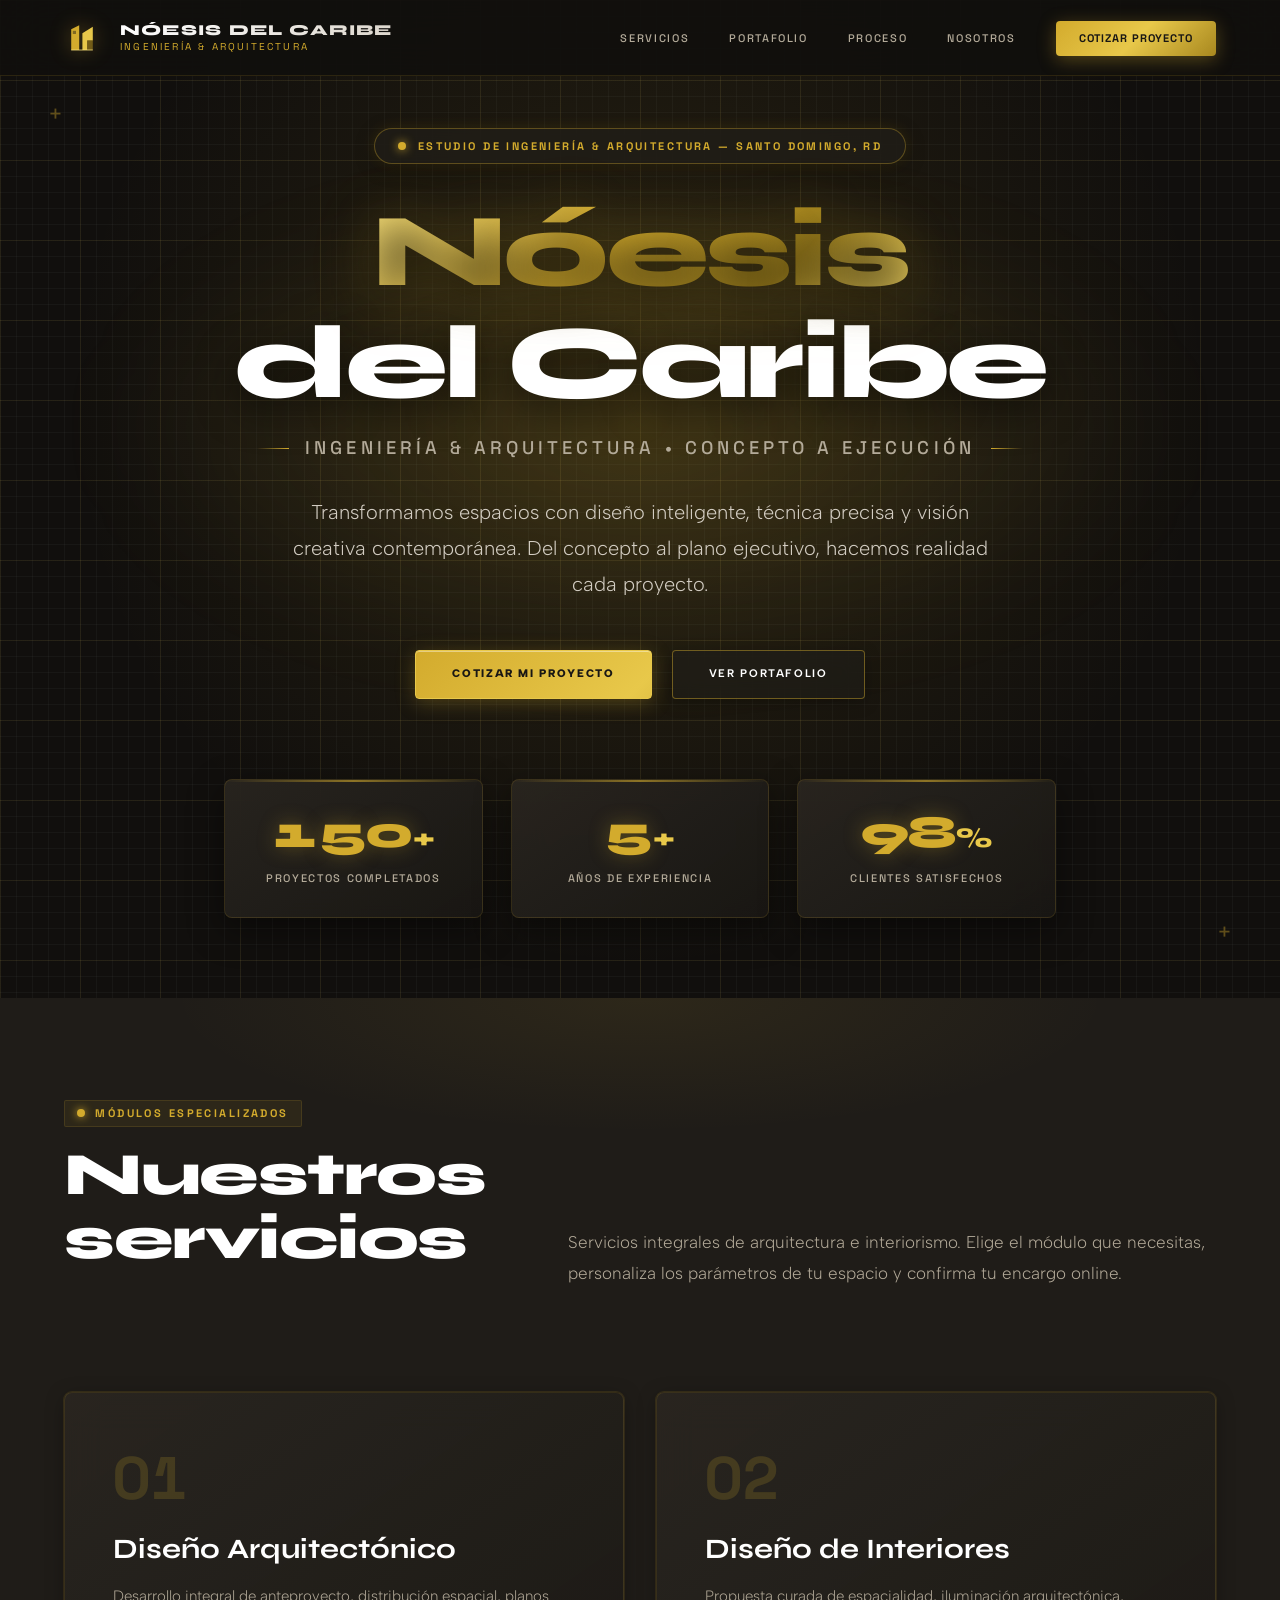
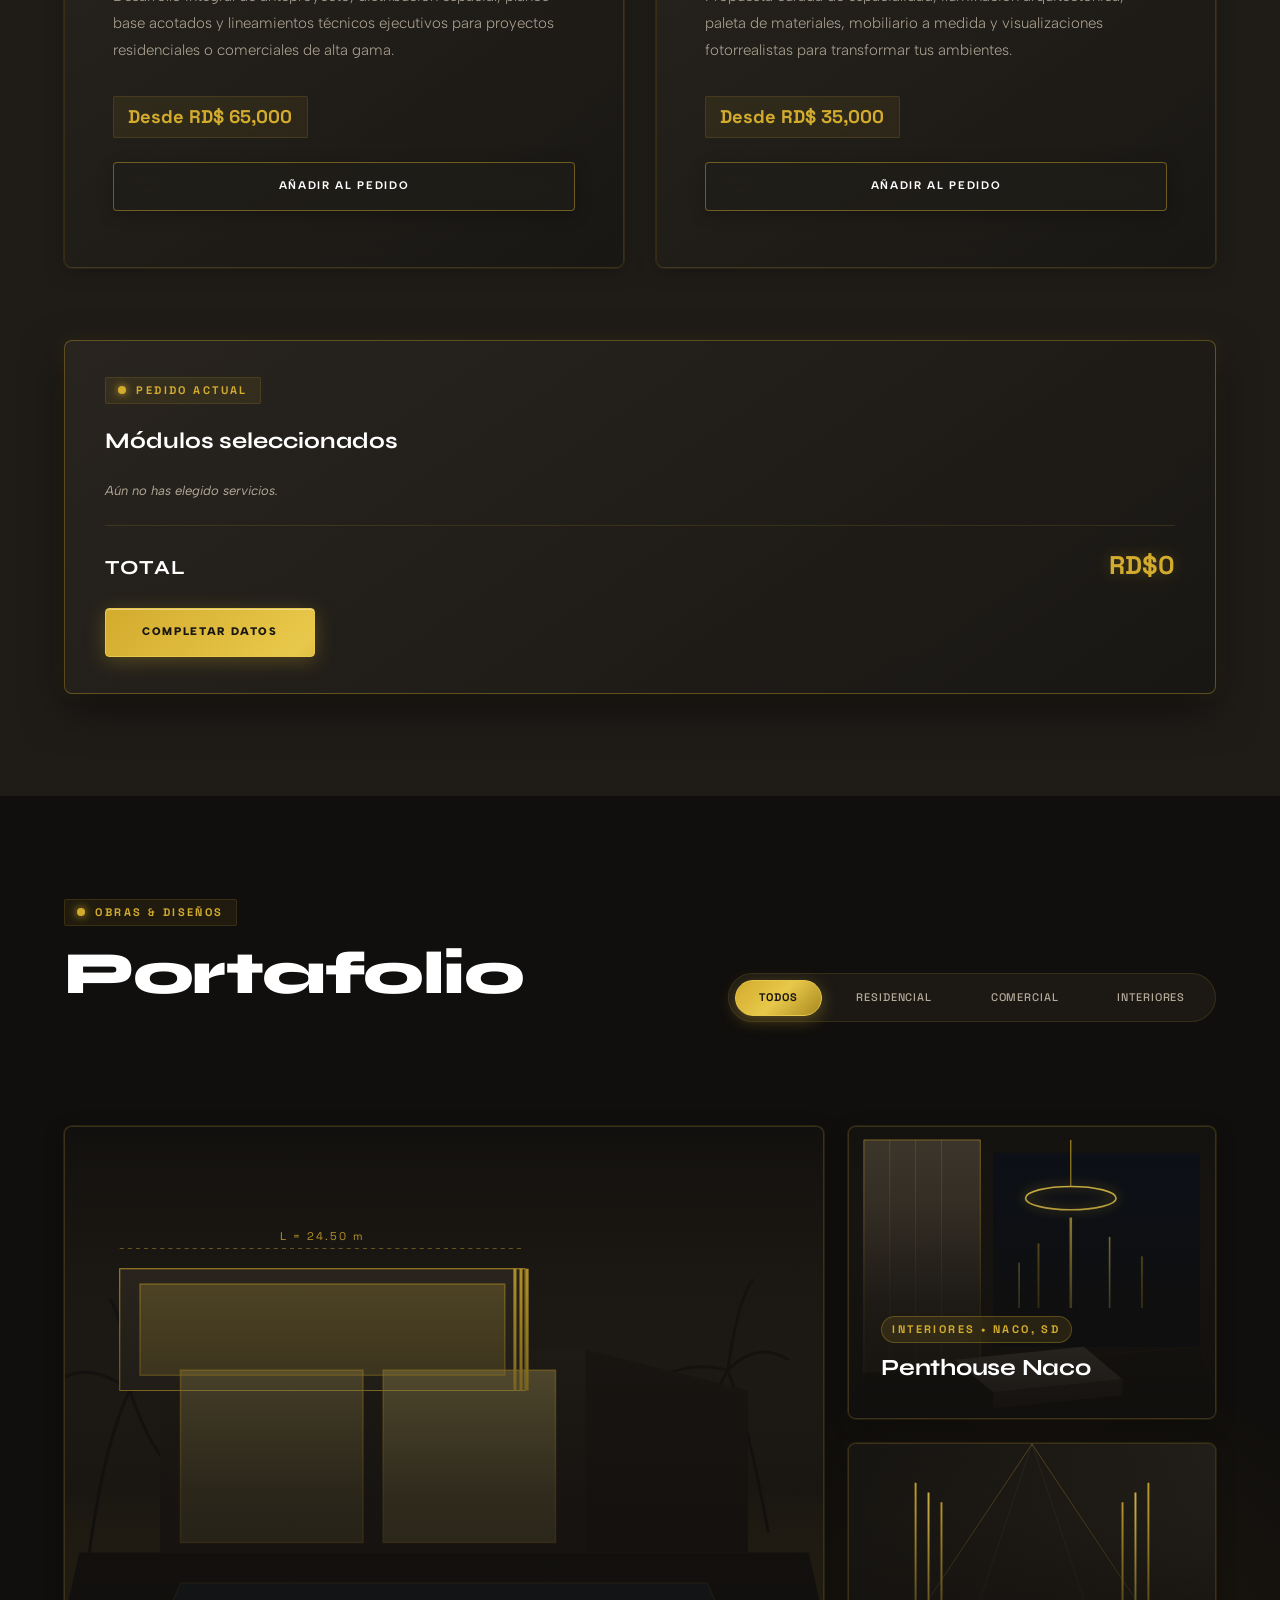
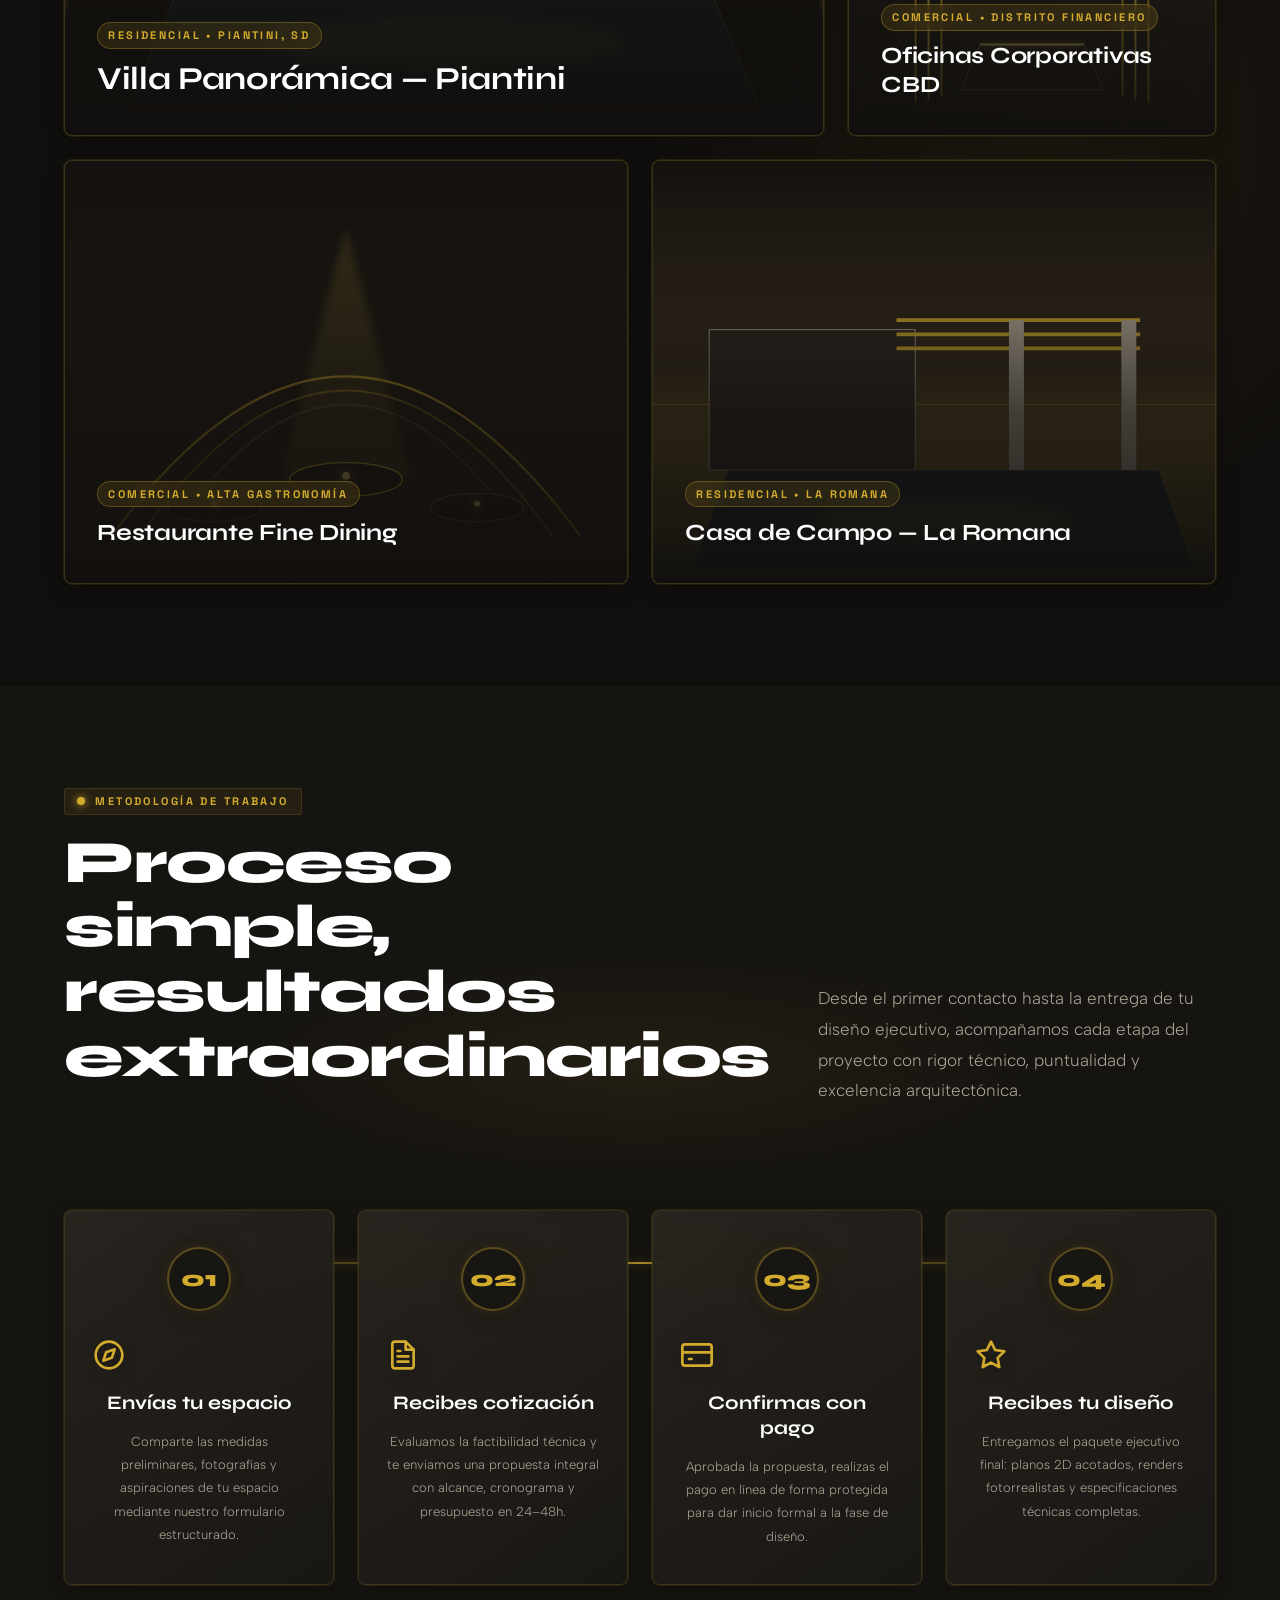
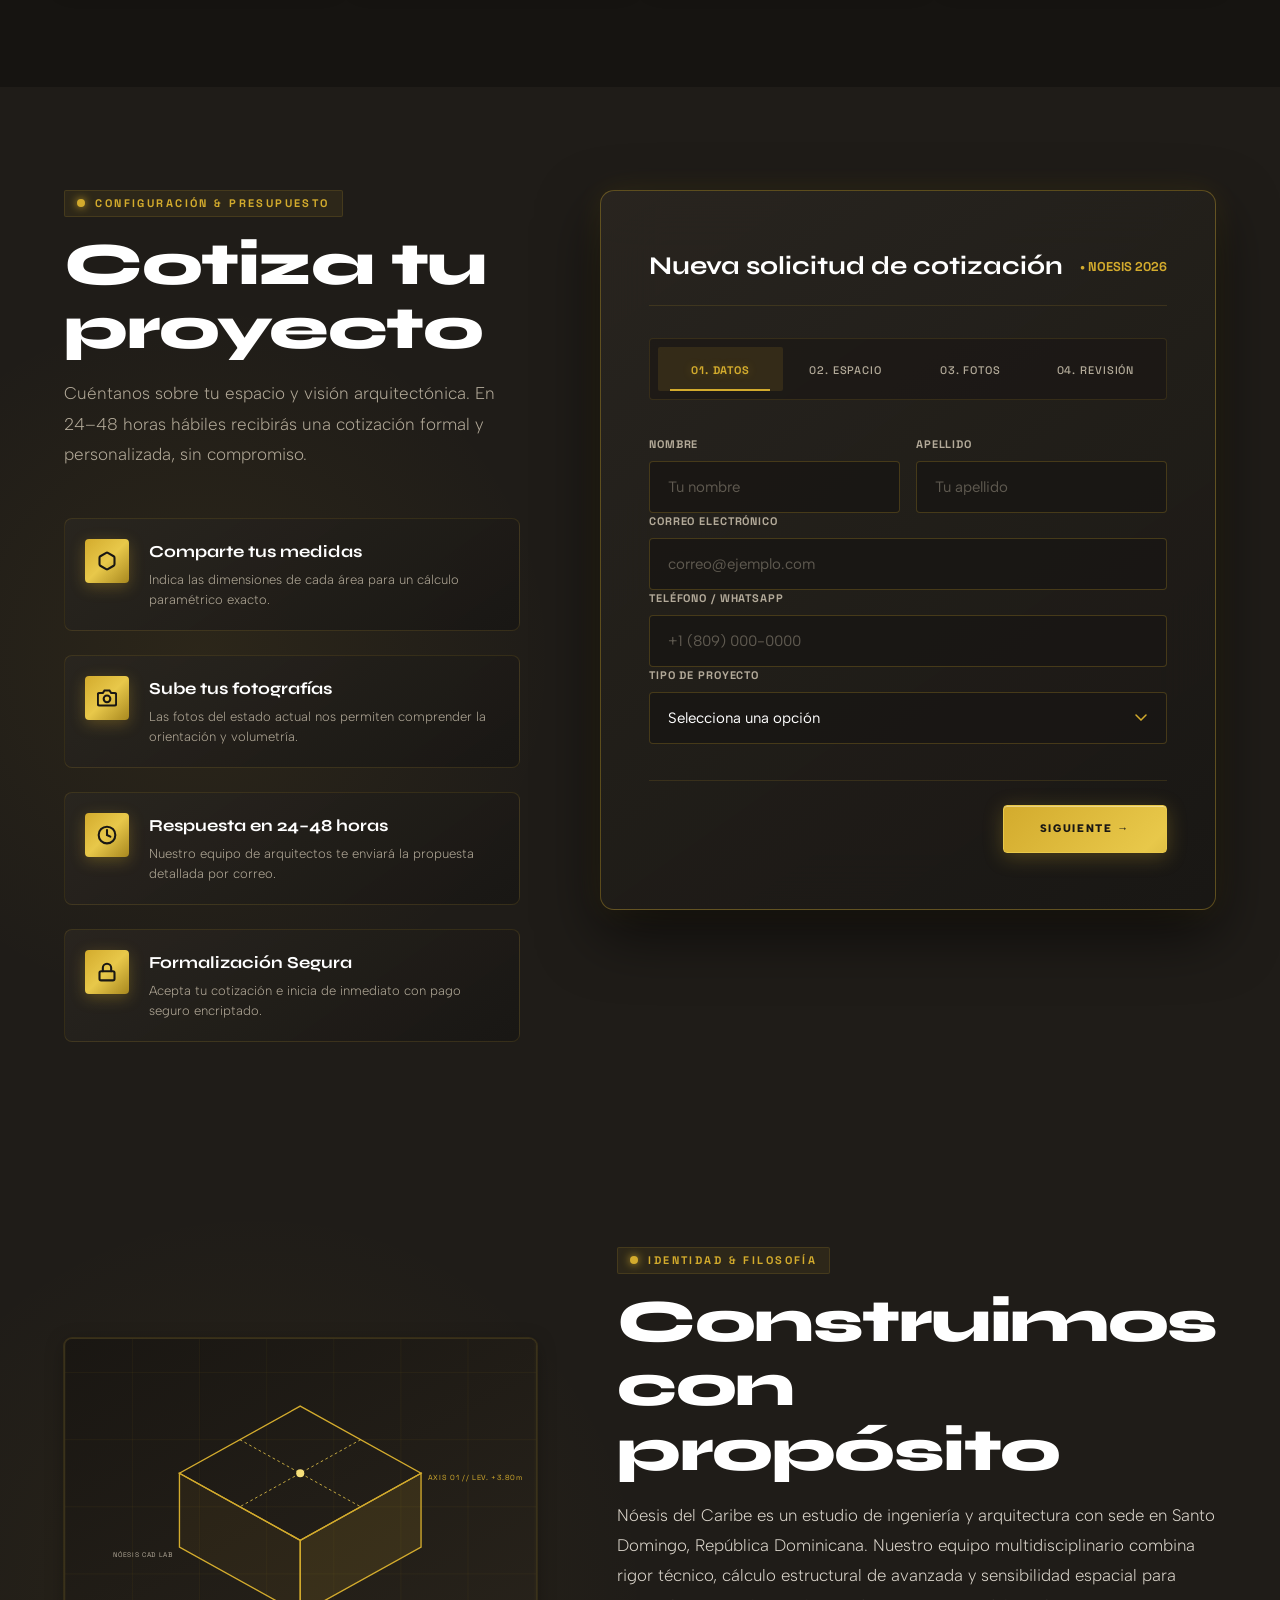
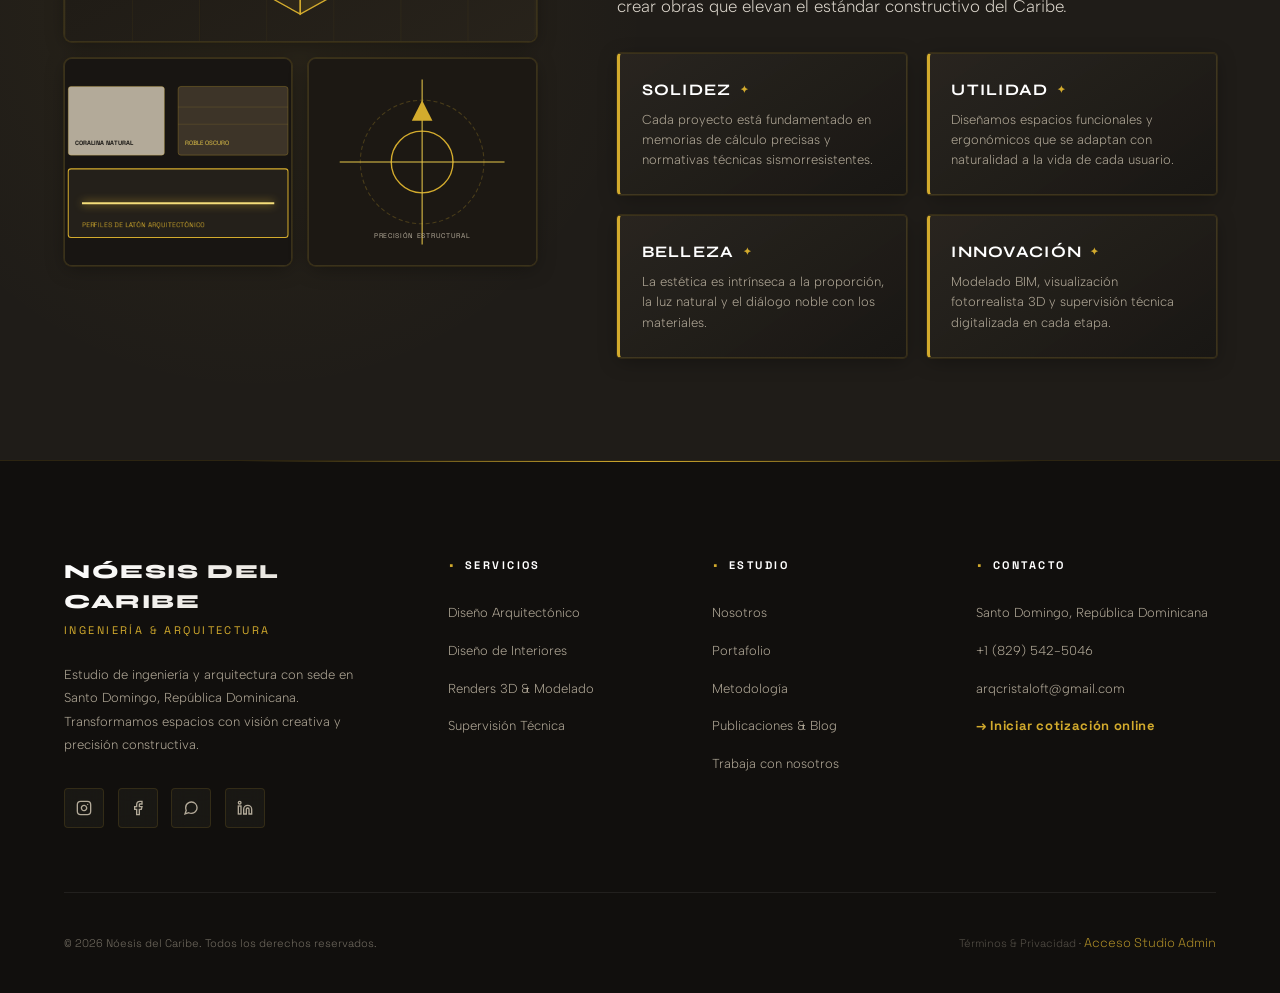
<file: index.html>
<!DOCTYPE html>
<html lang="es">
<head>
  <meta charset="UTF-8" />
  <meta name="viewport" content="width=device-width, initial-scale=1.0" />
  <meta name="description" content="Nóesis del Caribe — Estudio de Ingeniería y Arquitectura en Santo Domingo, República Dominicana. Diseño arquitectónico, interiores, renders 3D y más." />
  <meta name="keywords" content="arquitectura, diseño interior, ingeniería, renders 3D, planos, Santo Domingo, República Dominicana" />
  <meta name="author" content="Nóesis del Caribe" />
  <meta name="theme-color" content="#110f0d" />
  <link rel="canonical" href="https://noesisdelcaribe.com/" />

  <!-- Open Graph -->
  <meta property="og:title" content="Nóesis del Caribe — Ingeniería &amp; Arquitectura" />
  <meta property="og:description" content="Transformamos espacios con diseño inteligente, técnica precisa y visión creativa." />
  <meta property="og:type" content="website" />
  <meta property="og:url" content="https://noesisdelcaribe.com/" />
  <meta property="og:image" content="https://noesisdelcaribe.com/og-image.jpg" />
  <meta property="og:image:width" content="1200" />
  <meta property="og:image:height" content="630" />
  <meta property="og:locale" content="es_DO" />
  <meta property="og:site_name" content="Nóesis del Caribe" />

  <!-- Twitter Card -->
  <meta name="twitter:card" content="summary_large_image" />
  <meta name="twitter:title" content="Nóesis del Caribe — Ingeniería &amp; Arquitectura" />
  <meta name="twitter:description" content="Transformamos espacios con diseño inteligente, técnica precisa y visión creativa." />
  <meta name="twitter:image" content="https://noesisdelcaribe.com/og-image.jpg" />

  <title>Nóesis del Caribe — Ingeniería &amp; Arquitectura</title>

  <!-- Structured Data -->
  <script type="application/ld+json">
  {
    "@context": "https://schema.org",
    "@type": "ProfessionalService",
    "name": "Nóesis del Caribe",
    "description": "Estudio de ingeniería y arquitectura en Santo Domingo, República Dominicana. Diseño arquitectónico, interiores, renders 3D y supervisión de obra.",
    "url": "https://noesisdelcaribe.com",
    "email": "arqcristaloft@gmail.com",
    "address": {
      "@type": "PostalAddress",
      "addressLocality": "Santo Domingo",
      "addressCountry": "DO"
    },
    "areaServed": "República Dominicana",
    "serviceType": ["Diseño Arquitectónico", "Diseño de Interiores", "Renders 3D", "Ingeniería"],
    "priceRange": "$$",
    "sameAs": []
  }
  </script>

  <!-- Luxury Architectural Fonts: Albert Sans + Syne + Space Grotesk -->
  <link rel="preconnect" href="https://fonts.googleapis.com" />
  <link rel="preconnect" href="https://fonts.gstatic.com" crossorigin />
  <link href="https://fonts.googleapis.com/css2?family=Albert+Sans:ital,wght@0,300;0,400;0,600;0,700;0,900;1,300&family=Space+Grotesk:wght@400;500;600;700&family=Syne:wght@600;700;800;900&display=swap" rel="stylesheet" />

  <!-- Stylesheets -->
  <link rel="stylesheet" href="css/variables.css" />
  <link rel="stylesheet" href="css/reset.css" />
  <link rel="stylesheet" href="css/base.css" />
  <link rel="stylesheet" href="css/nav.css" />
  <link rel="stylesheet" href="css/hero.css" />
  <link rel="stylesheet" href="css/services.css" />
  <link rel="stylesheet" href="css/portfolio.css" />
  <link rel="stylesheet" href="css/process.css" />
  <link rel="stylesheet" href="css/quote-form.css" />
  <link rel="stylesheet" href="css/payment.css" />
  <link rel="stylesheet" href="css/about.css" />
  <link rel="stylesheet" href="css/footer.css" />
  <link rel="stylesheet" href="css/modals.css" />
  <link rel="stylesheet" href="css/animations.css" />
  <link rel="stylesheet" href="css/responsive.css" />
</head>
<body>

  <!-- ═══════════════════════════════════════
       NAVIGATION
  ═══════════════════════════════════════ -->
  <nav class="nav" id="mainNav" role="navigation" aria-label="Navegación principal">
    <a href="#hero" class="nav__logo" aria-label="Nóesis del Caribe — Inicio">
      <svg class="nav__logo-icon" viewBox="0 0 100 100" fill="none" xmlns="http://www.w3.org/2000/svg" aria-hidden="true">
        <polygon points="18,80 18,28 38,18 38,80" fill="#D3AB2D"/>
        <rect x="22" y="32" width="8" height="8" fill="rgba(25,23,20,0.45)"/>
        <polygon points="46,80 46,38 72,22 72,56 58,56 58,80" fill="#E8C84A"/>
        <polygon points="58,56 72,56 72,80 58,80" fill="rgba(168,136,31,0.6)"/>
        <line x1="18" y1="80" x2="72" y2="80" stroke="#F5DE7A" stroke-width="2"/>
      </svg>
      <div class="nav__logo-text">
        <strong>Nóesis del Caribe</strong>
        <span>Ingeniería &amp; Arquitectura</span>
      </div>
    </a>

    <button class="nav__hamburger" id="navToggle" aria-label="Abrir menú" aria-expanded="false" aria-controls="navMenu">
      <span></span><span></span><span></span>
    </button>

    <ul class="nav__links" id="navMenu" role="list">
      <li><a href="#services">Servicios</a></li>
      <li><a href="#portfolio">Portafolio</a></li>
      <li><a href="#proceso">Proceso</a></li>
      <li><a href="#nosotros">Nosotros</a></li>
      <li><a href="#cotizar" class="nav__cta">Cotizar Proyecto</a></li>
    </ul>
  </nav>

  <main>

    <!-- ═══════════════════════════════════════
         HERO
    ═══════════════════════════════════════ -->
    <section class="hero" id="hero" aria-label="Presentación">
      <div class="hero__grid-bg" aria-hidden="true"></div>
      <div class="hero__glow" aria-hidden="true"></div>

      <div class="hero__content">
        <div class="hero__eyebrow">
          <span>Estudio de Ingeniería &amp; Arquitectura — Santo Domingo, RD</span>
        </div>

        <h1 class="hero__title">
          <span class="hero__title-accent">Nóesis</span><br>
          del Caribe
        </h1>

        <p class="hero__brand-line">
          Ingeniería &amp; Arquitectura • Concepto a Ejecución
        </p>

        <p class="hero__desc">
          Transformamos espacios con diseño inteligente, técnica precisa
          y visión creativa contemporánea. Del concepto al plano ejecutivo, hacemos realidad cada proyecto.
        </p>

        <div class="hero__actions">
          <a href="#cotizar" class="btn btn--primary">Cotizar mi Proyecto</a>
          <a href="#portfolio" class="btn btn--outline">Ver Portafolio</a>
        </div>

        <div class="hero__stats" aria-label="Estadísticas">
          <div class="hero__stat">
            <div>
              <span class="hero__stat-num" data-target="150">0</span>
              <span class="hero__stat-plus">+</span>
            </div>
            <span class="hero__stat-label">Proyectos completados</span>
          </div>
          <div class="hero__stat">
            <div>
              <span class="hero__stat-num" data-target="5">0</span>
              <span class="hero__stat-plus">+</span>
            </div>
            <span class="hero__stat-label">Años de experiencia</span>
          </div>
          <div class="hero__stat">
            <div>
              <span class="hero__stat-num" data-target="98">0</span>
              <span class="hero__stat-pct">%</span>
            </div>
            <span class="hero__stat-label">Clientes satisfechos</span>
          </div>
        </div>
      </div>
    </section>

    <!-- ═══════════════════════════════════════
         SERVICES
    ═══════════════════════════════════════ -->
    <section class="services" id="services" aria-labelledby="services-title">
      <div class="services__header fade-up">
        <div>
          <p class="section-label">Módulos Especializados</p>
          <h2 class="section-title" id="services-title">Nuestros servicios</h2>
        </div>
        <p class="section-desc">Servicios integrales de arquitectura e interiorismo. Elige el módulo que necesitas, personaliza los parámetros de tu espacio y confirma tu encargo online.</p>
      </div>

      <div class="services__grid">

        <article class="service-card fade-up" data-service-id="arquitectonico" data-service-name="Diseño Arquitectónico" data-service-price="65000">
          <div class="service-card__num" aria-hidden="true">01</div>
          <h3 class="service-card__name">Diseño Arquitectónico</h3>
          <p class="service-card__desc">Desarrollo integral de anteproyecto, distribución espacial, planos base acotados y lineamientos técnicos ejecutivos para proyectos residenciales o comerciales de alta gama.</p>
          <p class="service-card__price">Desde RD$ 65,000</p>
          <button type="button" class="btn btn--outline service-card__action" data-add-service>Añadir al pedido</button>
        </article>

        <article class="service-card fade-up" data-service-id="interiores" data-service-name="Diseño de Interiores" data-service-price="35000">
          <div class="service-card__num" aria-hidden="true">02</div>
          <h3 class="service-card__name">Diseño de Interiores</h3>
          <p class="service-card__desc">Propuesta curada de espacialidad, iluminación arquitectónica, paleta de materiales, mobiliario a medida y visualizaciones fotorrealistas para transformar tus ambientes.</p>
          <p class="service-card__price">Desde RD$ 35,000</p>
          <button type="button" class="btn btn--outline service-card__action" data-add-service>Añadir al pedido</button>
        </article>

      </div>

      <aside class="order-cart fade-up" aria-labelledby="cart-title">
        <div>
          <p class="section-label">Pedido actual</p>
          <h3 class="order-cart__title" id="cart-title">Módulos seleccionados</h3>
        </div>
        <div class="order-cart__items" id="cartItems" aria-live="polite">
          <p class="order-cart__empty">Aún no has elegido servicios.</p>
        </div>
        <div class="order-cart__footer">
          <strong>Total</strong>
          <span id="cartTotal">RD$ 0</span>
        </div>
        <a href="#cotizar" class="btn btn--primary order-cart__cta">Completar datos</a>
      </aside>
    </section>

    <!-- ═══════════════════════════════════════
         PORTFOLIO
    ═══════════════════════════════════════ -->
    <section class="portfolio" id="portfolio" aria-labelledby="portfolio-title">
      <div class="portfolio__header fade-up">
        <div>
          <p class="section-label">Obras &amp; Diseños</p>
          <h2 class="section-title" id="portfolio-title">Portafolio</h2>
        </div>
        <div class="portfolio__filters" role="group" aria-label="Filtrar proyectos">
          <button class="filter-btn filter-btn--active" data-filter="all">Todos</button>
          <button class="filter-btn" data-filter="residencial">Residencial</button>
          <button class="filter-btn" data-filter="comercial">Comercial</button>
          <button class="filter-btn" data-filter="interior">Interiores</button>
        </div>
      </div>

      <div class="portfolio__grid" id="portfolioGrid" role="list">

        <!-- Proyecto 01: Villa Panorámica Piantini -->
        <article class="port-item fade-up" data-cat="residencial" role="listitem" aria-label="Villa Panorámica Piantini">
          <div class="port-item__thumb">
            <svg viewBox="0 0 800 600" preserveAspectRatio="xMidYMid slice" xmlns="http://www.w3.org/2000/svg" role="img" aria-label="Render arquitectónico de Villa Panorámica Piantini">
              <defs>
                <linearGradient id="skyGrad1" x1="0%" y1="0%" x2="0%" y2="100%">
                  <stop offset="0%" stop-color="#12100E"/>
                  <stop offset="60%" stop-color="#2D271D"/>
                  <stop offset="100%" stop-color="#D3AB2D" stop-opacity="0.35"/>
                </linearGradient>
                <linearGradient id="poolGrad1" x1="0%" y1="0%" x2="0%" y2="100%">
                  <stop offset="0%" stop-color="#192C38"/>
                  <stop offset="100%" stop-color="#0E1A22"/>
                </linearGradient>
                <linearGradient id="goldBeam1" x1="0%" y1="0%" x2="100%" y2="0%">
                  <stop offset="0%" stop-color="#D3AB2D"/>
                  <stop offset="100%" stop-color="#E8C84A"/>
                </linearGradient>
              </defs>
              <rect width="800" height="600" fill="url(#skyGrad1)"/>
              <!-- Silhouette palms in Caribbean twilight -->
              <path d="M50 420 Q65 310 90 260 Q110 320 135 340 M90 260 Q130 250 170 280 M90 260 Q50 230 20 250 M90 260 Q85 190 70 170 M90 260 Q115 195 130 180" stroke="#161411" stroke-width="3" fill="none"/>
              <path d="M720 400 Q700 290 680 240 Q650 300 630 320 M680 240 Q640 230 610 250 M680 240 Q710 210 740 230 M680 240 Q690 170 705 150" stroke="#161411" stroke-width="3" fill="none"/>
              <!-- Modernist Concrete & Glass Villa Volumes -->
              <polygon points="120,420 120,220 540,220 540,420" fill="#25211B"/>
              <polygon points="540,420 540,220 700,260 700,420" fill="#1C1814"/>
              <!-- Cantilever Upper Box -->
              <polygon points="80,260 80,140 480,140 480,260" fill="#2E2820" stroke="#D3AB2D" stroke-width="1"/>
              <!-- Floor to ceiling illuminated glass -->
              <rect x="140" y="240" width="180" height="170" fill="#F5DE7A" fill-opacity="0.32" stroke="rgba(211,171,45,0.6)" stroke-width="1.5"/>
              <rect x="340" y="240" width="170" height="170" fill="#F5DE7A" fill-opacity="0.4" stroke="rgba(211,171,45,0.6)" stroke-width="1.5"/>
              <rect x="100" y="155" width="360" height="90" fill="#E8C84A" fill-opacity="0.25" stroke="rgba(211,171,45,0.5)" stroke-width="1.5"/>
              <!-- Wood louvers architectural detail -->
              <line x1="470" y1="140" x2="470" y2="260" stroke="#D3AB2D" stroke-width="3"/>
              <line x1="476" y1="140" x2="476" y2="260" stroke="#D3AB2D" stroke-width="3"/>
              <line x1="482" y1="140" x2="482" y2="260" stroke="#D3AB2D" stroke-width="3"/>
              <!-- Terrace Deck & Infinity Pool -->
              <polygon points="40,420 760,420 800,600 0,600" fill="#181512"/>
              <polygon points="140,450 660,450 710,570 90,570" fill="url(#poolGrad1)" stroke="rgba(211,171,45,0.4)" stroke-width="1"/>
              <!-- Pool lighting reflection -->
              <ellipse cx="400" cy="510" rx="180" ry="25" fill="#E8C84A" fill-opacity="0.2" filter="blur(6px)"/>
              <!-- Architectural CAD Dimension lines -->
              <line x1="80" y1="120" x2="480" y2="120" stroke="rgba(211,171,45,0.5)" stroke-dasharray="4,4"/>
              <text x="280" y="112" fill="#D3AB2D" font-family="'Space Grotesk', monospace" font-size="11" text-anchor="middle" letter-spacing="2">L = 24.50 m</text>
            </svg>
          </div>
          <div class="port-item__overlay">
            <p class="port-item__cat">Residencial • Piantini, SD</p>
            <h3 class="port-item__title">Villa Panorámica — Piantini</h3>
          </div>
        </article>

        <!-- Proyecto 02: Penthouse Naco -->
        <article class="port-item fade-up" data-cat="interior" role="listitem" aria-label="Penthouse Naco">
          <div class="port-item__thumb">
            <svg viewBox="0 0 600 450" preserveAspectRatio="xMidYMid slice" xmlns="http://www.w3.org/2000/svg" role="img" aria-label="Render interior Penthouse Naco">
              <defs>
                <linearGradient id="intGrad2" x1="0%" y1="0%" x2="0%" y2="100%">
                  <stop offset="0%" stop-color="#14120F"/>
                  <stop offset="100%" stop-color="#231E18"/>
                </linearGradient>
              </defs>
              <rect width="600" height="450" fill="url(#intGrad2)"/>
              <!-- Floor-to-ceiling city window view -->
              <rect x="240" y="40" width="320" height="300" fill="#0C1017"/>
              <!-- Distant skyline lights in Santo Domingo -->
              <line x1="280" y1="280" x2="280" y2="210" stroke="#F5DE7A" stroke-width="2" opacity="0.7"/>
              <line x1="310" y1="280" x2="310" y2="180" stroke="#D3AB2D" stroke-width="3" opacity="0.6"/>
              <line x1="360" y1="280" x2="360" y2="140" stroke="#E8C84A" stroke-width="4" opacity="0.8"/>
              <line x1="420" y1="280" x2="420" y2="170" stroke="#F5DE7A" stroke-width="2.5" opacity="0.7"/>
              <line x1="470" y1="280" x2="470" y2="200" stroke="#D3AB2D" stroke-width="3" opacity="0.6"/>
              <!-- Double-height ceiling beams & walnut wood paneling -->
              <polygon points="40,20 220,20 220,380 40,430" fill="#3D362B" stroke="#D3AB2D" stroke-width="0.8"/>
              <line x1="80" y1="20" x2="80" y2="420" stroke="rgba(211,171,45,0.3)" stroke-width="1"/>
              <line x1="120" y1="20" x2="120" y2="410" stroke="rgba(211,171,45,0.3)" stroke-width="1"/>
              <line x1="160" y1="20" x2="160" y2="400" stroke="rgba(211,171,45,0.3)" stroke-width="1"/>
              <!-- Travertine marble floor reflection -->
              <polygon points="40,380 560,340 600,450 0,450" fill="#1C1915" stroke="rgba(211,171,45,0.2)"/>
              <!-- Minimalist modular sofa -->
              <polygon points="180,360 380,340 440,390 240,410" fill="#7D7568"/>
              <polygon points="240,410 440,390 440,415 240,435" fill="#4D4637"/>
              <!-- Architectural Brass Chandelier Ring -->
              <ellipse cx="360" cy="110" rx="70" ry="18" fill="none" stroke="#E8C84A" stroke-width="2.5" filter="drop-shadow(0 0 8px rgba(211,171,45,0.8))"/>
              <line x1="360" y1="20" x2="360" y2="92" stroke="#D3AB2D" stroke-width="1.5"/>
            </svg>
          </div>
          <div class="port-item__overlay">
            <p class="port-item__cat">Interiores • Naco, SD</p>
            <h3 class="port-item__title">Penthouse Naco</h3>
          </div>
        </article>

        <!-- Proyecto 03: Oficinas Corporativas CBD -->
        <article class="port-item fade-up" data-cat="comercial" role="listitem" aria-label="Oficinas Corporativas CBD">
          <div class="port-item__thumb">
            <svg viewBox="0 0 600 450" preserveAspectRatio="xMidYMid slice" xmlns="http://www.w3.org/2000/svg" role="img" aria-label="Render comercial Oficinas Corporativas">
              <defs>
                <linearGradient id="commGrad3" x1="0%" y1="0%" x2="100%" y2="100%">
                  <stop offset="0%" stop-color="#161411"/>
                  <stop offset="100%" stop-color="#2D281F"/>
                </linearGradient>
              </defs>
              <rect width="600" height="450" fill="url(#commGrad3)"/>
              <!-- Glass corporate atrium perspective lines -->
              <line x1="300" y1="0" x2="0" y2="450" stroke="rgba(211,171,45,0.3)" stroke-width="1.5"/>
              <line x1="300" y1="0" x2="600" y2="450" stroke="rgba(211,171,45,0.3)" stroke-width="1.5"/>
              <line x1="300" y1="0" x2="150" y2="450" stroke="rgba(255,255,255,0.08)" stroke-width="1"/>
              <line x1="300" y1="0" x2="450" y2="450" stroke="rgba(255,255,255,0.08)" stroke-width="1"/>
              <!-- Vertical architectural gold fins -->
              <line x1="120" y1="60" x2="120" y2="400" stroke="#D3AB2D" stroke-width="3"/>
              <line x1="140" y1="75" x2="140" y2="395" stroke="#E8C84A" stroke-width="3"/>
              <line x1="160" y1="90" x2="160" y2="390" stroke="#D3AB2D" stroke-width="3"/>
              <line x1="480" y1="60" x2="480" y2="400" stroke="#D3AB2D" stroke-width="3"/>
              <line x1="460" y1="75" x2="460" y2="395" stroke="#E8C84A" stroke-width="3"/>
              <line x1="440" y1="90" x2="440" y2="390" stroke="#D3AB2D" stroke-width="3"/>
              <!-- Illuminated corporate reception monolith -->
              <polygon points="220,310 380,310 410,380 190,380" fill="#24201A" stroke="#D3AB2D" stroke-width="1"/>
              <line x1="220" y1="310" x2="380" y2="310" stroke="#F5DE7A" stroke-width="3" filter="drop-shadow(0 0 6px #D3AB2D)"/>
            </svg>
          </div>
          <div class="port-item__overlay">
            <p class="port-item__cat">Comercial • Distrito Financiero</p>
            <h3 class="port-item__title">Oficinas Corporativas CBD</h3>
          </div>
        </article>

        <!-- Proyecto 04: Restaurante Fine Dining -->
        <article class="port-item fade-up" data-cat="comercial" role="listitem" aria-label="Restaurante Fine Dining">
          <div class="port-item__thumb">
            <svg viewBox="0 0 600 450" preserveAspectRatio="xMidYMid slice" xmlns="http://www.w3.org/2000/svg" role="img" aria-label="Render interior restaurante fine dining">
              <defs>
                <linearGradient id="restGrad4" x1="0%" y1="0%" x2="0%" y2="100%">
                  <stop offset="0%" stop-color="#14110E"/>
                  <stop offset="100%" stop-color="#282218"/>
                </linearGradient>
              </defs>
              <rect width="600" height="450" fill="url(#restGrad4)"/>
              <!-- Curved acoustical wood arches -->
              <path d="M50 400 Q300 60 550 400" stroke="#D3AB2D" stroke-width="2.5" fill="none" opacity="0.75"/>
              <path d="M80 400 Q300 90 520 400" stroke="#A8881F" stroke-width="2" fill="none" opacity="0.6"/>
              <path d="M110 400 Q300 120 490 400" stroke="#6B6045" stroke-width="2" fill="none" opacity="0.5"/>
              <!-- Intimate golden spotlight cones -->
              <polygon points="300,70 230,340 370,340" fill="#E8C84A" fill-opacity="0.12" filter="blur(4px)"/>
              <!-- Circular dining tables with ambient glow -->
              <ellipse cx="300" cy="340" rx="60" ry="18" fill="#1C1813" stroke="#D3AB2D" stroke-width="1.5"/>
              <ellipse cx="160" cy="370" rx="50" ry="15" fill="#1C1813" stroke="rgba(211,171,45,0.5)" stroke-width="1.2"/>
              <ellipse cx="440" cy="370" rx="50" ry="15" fill="#1C1813" stroke="rgba(211,171,45,0.5)" stroke-width="1.2"/>
              <!-- Candle / luminary points -->
              <circle cx="300" cy="336" r="4" fill="#F5DE7A" filter="drop-shadow(0 0 6px #F5DE7A)"/>
              <circle cx="160" cy="366" r="3" fill="#F5DE7A" filter="drop-shadow(0 0 5px #F5DE7A)"/>
              <circle cx="440" cy="366" r="3" fill="#F5DE7A" filter="drop-shadow(0 0 5px #F5DE7A)"/>
            </svg>
          </div>
          <div class="port-item__overlay">
            <p class="port-item__cat">Comercial • Alta Gastronomía</p>
            <h3 class="port-item__title">Restaurante Fine Dining</h3>
          </div>
        </article>

        <!-- Proyecto 05: Casa de Campo La Romana -->
        <article class="port-item fade-up" data-cat="residencial" role="listitem" aria-label="Casa de Campo La Romana">
          <div class="port-item__thumb">
            <svg viewBox="0 0 600 450" preserveAspectRatio="xMidYMid slice" xmlns="http://www.w3.org/2000/svg" role="img" aria-label="Render exterior Casa de Campo La Romana">
              <defs>
                <linearGradient id="oceanSunset" x1="0%" y1="0%" x2="0%" y2="100%">
                  <stop offset="0%" stop-color="#14110E"/>
                  <stop offset="50%" stop-color="#382E1E"/>
                  <stop offset="80%" stop-color="#D3AB2D" stop-opacity="0.3"/>
                  <stop offset="100%" stop-color="#122633"/>
                </linearGradient>
              </defs>
              <rect width="600" height="450" fill="url(#oceanSunset)"/>
              <!-- Caribbean Sea Horizon line -->
              <line x1="0" y1="260" x2="600" y2="260" stroke="#D3AB2D" stroke-width="1" opacity="0.6"/>
              <!-- Coral stone walls & minimalist teak pergola -->
              <polygon points="60,330 60,180 280,180 280,330" fill="#2E2820" stroke="#B3AA99" stroke-width="1"/>
              <!-- Teak beams overhead -->
              <line x1="260" y1="170" x2="520" y2="170" stroke="#D3AB2D" stroke-width="4"/>
              <line x1="260" y1="185" x2="520" y2="185" stroke="#D3AB2D" stroke-width="4"/>
              <line x1="260" y1="200" x2="520" y2="200" stroke="#D3AB2D" stroke-width="4"/>
              <!-- Columns -->
              <rect x="500" y="170" width="16" height="160" fill="#B3AA99"/>
              <rect x="380" y="170" width="16" height="160" fill="#B3AA99"/>
              <!-- Pool mirroring sunset -->
              <polygon points="80,330 540,330 580,440 40,440" fill="#14222D" stroke="rgba(211,171,45,0.3)"/>
              <ellipse cx="310" cy="385" rx="140" ry="20" fill="#D3AB2D" fill-opacity="0.25" filter="blur(8px)"/>
            </svg>
          </div>
          <div class="port-item__overlay">
            <p class="port-item__cat">Residencial • La Romana</p>
            <h3 class="port-item__title">Casa de Campo — La Romana</h3>
          </div>
        </article>

      </div>
    </section>

    <!-- ═══════════════════════════════════════
         PROCESS
    ═══════════════════════════════════════ -->
    <section class="process" id="proceso" aria-labelledby="process-title">
      <div class="process__header fade-up">
        <div>
          <p class="section-label">Metodología de Trabajo</p>
          <h2 class="section-title process__title" id="process-title">
            Proceso simple,<br>resultados extraordinarios
          </h2>
        </div>
        <p class="section-desc process__desc">
          Desde el primer contacto hasta la entrega de tu diseño ejecutivo, acompañamos cada etapa del proyecto con rigor técnico, puntualidad y excelencia arquitectónica.
        </p>
      </div>

      <ol class="process__steps" aria-label="Pasos del proceso">
        <li class="process-step fade-up">
          <div class="process-step__dot" aria-hidden="true">01</div>
          <span class="process-step__icon" aria-hidden="true">
            <svg width="32" height="32" viewBox="0 0 24 24" fill="none" stroke="#D3AB2D" stroke-width="2" stroke-linecap="round" stroke-linejoin="round">
              <circle cx="12" cy="12" r="10"/>
              <polygon points="16.24 7.76 14.12 14.12 7.76 16.24 9.88 9.88 16.24 7.76"/>
            </svg>
          </span>
          <h3 class="process-step__name">Envías tu espacio</h3>
          <p class="process-step__desc">Comparte las medidas preliminares, fotografías y aspiraciones de tu espacio mediante nuestro formulario estructurado.</p>
        </li>
        <li class="process-step fade-up">
          <div class="process-step__dot" aria-hidden="true">02</div>
          <span class="process-step__icon" aria-hidden="true">
            <svg width="32" height="32" viewBox="0 0 24 24" fill="none" stroke="#D3AB2D" stroke-width="2" stroke-linecap="round" stroke-linejoin="round">
              <path d="M14 2H6a2 2 0 0 0-2 2v16a2 2 0 0 0 2 2h12a2 2 0 0 0 2-2V8z"/>
              <polyline points="14 2 14 8 20 8"/>
              <line x1="16" y1="13" x2="8" y2="13"/>
              <line x1="16" y1="17" x2="8" y2="17"/>
              <polyline points="10 9 9 9 8 9"/>
            </svg>
          </span>
          <h3 class="process-step__name">Recibes cotización</h3>
          <p class="process-step__desc">Evaluamos la factibilidad técnica y te enviamos una propuesta integral con alcance, cronograma y presupuesto en 24–48h.</p>
        </li>
        <li class="process-step fade-up">
          <div class="process-step__dot" aria-hidden="true">03</div>
          <span class="process-step__icon" aria-hidden="true">
            <svg width="32" height="32" viewBox="0 0 24 24" fill="none" stroke="#D3AB2D" stroke-width="2" stroke-linecap="round" stroke-linejoin="round">
              <rect x="1" y="4" width="22" height="16" rx="2" ry="2"/>
              <line x1="1" y1="10" x2="23" y2="10"/>
              <line x1="6" y1="15" x2="8" y2="15"/>
            </svg>
          </span>
          <h3 class="process-step__name">Confirmas con pago</h3>
          <p class="process-step__desc">Aprobada la propuesta, realizas el pago en línea de forma protegida para dar inicio formal a la fase de diseño.</p>
        </li>
        <li class="process-step fade-up">
          <div class="process-step__dot" aria-hidden="true">04</div>
          <span class="process-step__icon" aria-hidden="true">
            <svg width="32" height="32" viewBox="0 0 24 24" fill="none" stroke="#D3AB2D" stroke-width="2" stroke-linecap="round" stroke-linejoin="round">
              <polygon points="12 2 15.09 8.26 22 9.27 17 14.14 18.18 21.02 12 17.77 5.82 21.02 7 14.14 2 9.27 8.91 8.26 12 2"/>
            </svg>
          </span>
          <h3 class="process-step__name">Recibes tu diseño</h3>
          <p class="process-step__desc">Entregamos el paquete ejecutivo final: planos 2D acotados, renders fotorrealistas y especificaciones técnicas completas.</p>
        </li>
      </ol>
    </section>

    <!-- ═══════════════════════════════════════
         QUOTE FORM
    ═══════════════════════════════════════ -->
    <section class="quote-section" id="cotizar" aria-labelledby="quote-title">
      <div class="quote-section__wrap">

        <!-- Left info panel -->
        <div class="quote-info fade-up">
          <p class="section-label">Configuración &amp; Presupuesto</p>
          <h2 class="section-title" id="quote-title">Cotiza tu proyecto</h2>
          <p class="section-desc">Cuéntanos sobre tu espacio y visión arquitectónica. En 24–48 horas hábiles recibirás una cotización formal y personalizada, sin compromiso.</p>

          <ul class="quote-info__list" role="list">
            <li class="quote-info__item">
              <div class="quote-info__icon" aria-hidden="true">
                <svg width="20" height="20" viewBox="0 0 24 24" fill="none" stroke="#191714" stroke-width="2.5" stroke-linecap="round">
                  <path d="M21 16V8a2 2 0 0 0-1-1.73l-7-4a2 2 0 0 0-2 0l-7 4A2 2 0 0 0 3 8v8a2 2 0 0 0 1 1.73l7 4a2 2 0 0 0 2 0l7-4A2 2 0 0 0 21 16z"/>
                </svg>
              </div>
              <div>
                <strong>Comparte tus medidas</strong>
                <p>Indica las dimensiones de cada área para un cálculo paramétrico exacto.</p>
              </div>
            </li>
            <li class="quote-info__item">
              <div class="quote-info__icon" aria-hidden="true">
                <svg width="20" height="20" viewBox="0 0 24 24" fill="none" stroke="#191714" stroke-width="2.5" stroke-linecap="round">
                  <path d="M23 19a2 2 0 0 1-2 2H3a2 2 0 0 1-2-2V8a2 2 0 0 1 2-2h4l2-3h6l2 3h4a2 2 0 0 1 2 2z"/>
                  <circle cx="12" cy="13" r="4"/>
                </svg>
              </div>
              <div>
                <strong>Sube tus fotografías</strong>
                <p>Las fotos del estado actual nos permiten comprender la orientación y volumetría.</p>
              </div>
            </li>
            <li class="quote-info__item">
              <div class="quote-info__icon" aria-hidden="true">
                <svg width="20" height="20" viewBox="0 0 24 24" fill="none" stroke="#191714" stroke-width="2.5" stroke-linecap="round">
                  <circle cx="12" cy="12" r="10"/>
                  <polyline points="12 6 12 12 16 14"/>
                </svg>
              </div>
              <div>
                <strong>Respuesta en 24–48 horas</strong>
                <p>Nuestro equipo de arquitectos te enviará la propuesta detallada por correo.</p>
              </div>
            </li>
            <li class="quote-info__item">
              <div class="quote-info__icon" aria-hidden="true">
                <svg width="20" height="20" viewBox="0 0 24 24" fill="none" stroke="#191714" stroke-width="2.5" stroke-linecap="round">
                  <rect x="3" y="11" width="18" height="11" rx="2" ry="2"/>
                  <path d="M7 11V7a5 5 0 0 1 10 0v4"/>
                </svg>
              </div>
              <div>
                <strong>Formalización Segura</strong>
                <p>Acepta tu cotización e inicia de inmediato con pago seguro encriptado.</p>
              </div>
            </li>
          </ul>
        </div>

        <!-- Multi-step form -->
        <div class="form-card fade-up" role="form" aria-label="Formulario de cotización">
          <h3 class="form-card__title">
            <span>Nueva solicitud de cotización</span>
            <span style="font-family: var(--font-mono); font-size: 0.8rem; color: var(--color-gold);">• NOESIS 2026</span>
          </h3>

          <!-- Progress indicator -->
          <nav class="form-progress" aria-label="Progreso del formulario">
            <div class="form-progress__step form-progress__step--active" id="prog-1" aria-current="step">
              <span class="form-progress__label">01. Datos</span>
            </div>
            <div class="form-progress__step" id="prog-2">
              <span class="form-progress__label">02. Espacio</span>
            </div>
            <div class="form-progress__step" id="prog-3">
              <span class="form-progress__label">03. Fotos</span>
            </div>
            <div class="form-progress__step" id="prog-4">
              <span class="form-progress__label">04. Revisión</span>
            </div>
          </nav>

          <!-- Step 1: Personal data -->
          <fieldset class="form-step form-step--active" id="step-1">
            <legend class="sr-only">Paso 1: Datos personales</legend>
            <div class="form-row">
              <div class="form-group">
                <label for="f-nombre">Nombre</label>
                <input type="text" id="f-nombre" name="nombre" placeholder="Tu nombre" autocomplete="given-name" />
              </div>
              <div class="form-group">
                <label for="f-apellido">Apellido</label>
                <input type="text" id="f-apellido" name="apellido" placeholder="Tu apellido" autocomplete="family-name" />
              </div>
            </div>
            <div class="form-group">
              <label for="f-email">Correo electrónico</label>
              <input type="email" id="f-email" name="email" placeholder="correo@ejemplo.com" autocomplete="email" />
            </div>
            <div class="form-group">
              <label for="f-tel">Teléfono / WhatsApp</label>
              <input type="tel" id="f-tel" name="telefono" placeholder="+1 (809) 000-0000" autocomplete="tel" />
            </div>
            <div class="form-group">
              <label for="f-tipo">Tipo de proyecto</label>
              <select id="f-tipo" name="tipo">
                <option value="">Selecciona una opción</option>
                <option>Diseño arquitectónico</option>
                <option>Diseño de interiores</option>
                <option>Diseño arquitectónico + interiores</option>
              </select>
            </div>
            <div class="form-nav">
              <span></span>
              <button type="button" class="btn btn--primary" id="step1-next">Siguiente →</button>
            </div>
          </fieldset>

          <!-- Step 2: Space data -->
          <fieldset class="form-step" id="step-2">
            <legend class="sr-only">Paso 2: Datos del espacio</legend>
            <div class="form-group">
              <label for="f-desc">Descripción del proyecto</label>
              <textarea id="f-desc" name="descripcion" placeholder="Describe tu visión, estilo deseado, referencias de diseño, etc." rows="4"></textarea>
            </div>
            <div class="form-row">
              <div class="form-group">
                <label for="f-area">Área total estimada (m²)</label>
                <input type="number" id="f-area" name="area" placeholder="Ej: 120" min="1" />
              </div>
              <div class="form-group">
                <label for="f-rooms">Número de ambientes</label>
                <input type="number" id="f-rooms" name="ambientes" placeholder="Ej: 4" min="1" />
              </div>
            </div>
            <div class="form-group">
              <label>Ambientes a intervenir</label>
              <div class="checkbox-group" id="ambientesGroup" role="group" aria-label="Seleccionar ambientes">
                <label class="checkbox-label"><input type="checkbox" value="Sala"> Sala</label>
                <label class="checkbox-label"><input type="checkbox" value="Comedor"> Comedor</label>
                <label class="checkbox-label"><input type="checkbox" value="Cocina"> Cocina</label>
                <label class="checkbox-label"><input type="checkbox" value="Hab. principal"> Hab. principal</label>
                <label class="checkbox-label"><input type="checkbox" value="Baño"> Baño</label>
                <label class="checkbox-label"><input type="checkbox" value="Terraza"> Terraza</label>
                <label class="checkbox-label"><input type="checkbox" value="Oficina"> Oficina</label>
              </div>
            </div>
            <div class="form-group">
              <label for="f-presupuesto">Presupuesto estimado (DOP)</label>
              <select id="f-presupuesto" name="presupuesto">
                <option value="">Selecciona un rango</option>
                <option>Menos de RD$100,000</option>
                <option>RD$100,000 – RD$300,000</option>
                <option>RD$300,000 – RD$600,000</option>
                <option>RD$600,000 – RD$1,000,000</option>
                <option>Más de RD$1,000,000</option>
              </select>
            </div>
            <div class="form-nav">
              <button type="button" class="btn btn--ghost" id="step2-back">← Atrás</button>
              <button type="button" class="btn btn--primary" id="step2-next">Siguiente →</button>
            </div>
          </fieldset>

          <!-- Step 3: Photos -->
          <fieldset class="form-step" id="step-3">
            <legend class="sr-only">Paso 3: Fotografías del espacio</legend>
            <p class="form-step__intro">
              Sube fotografías y planos actuales de tu espacio. Mientras mayor referencia visual compartas, mayor precisión tendrá la propuesta inicial.
            </p>
            <div class="upload-zone" id="dropZone" role="button" tabindex="0" aria-label="Zona de carga de fotos">
              <span class="upload-zone__icon" aria-hidden="true">
                <svg width="40" height="40" viewBox="0 0 24 24" fill="none" stroke="#D3AB2D" stroke-width="1.8" stroke-linecap="round">
                  <path d="M21 15v4a2 2 0 0 1-2 2H5a2 2 0 0 1-2-2v-4"/>
                  <polyline points="17 8 12 3 7 8"/>
                  <line x1="12" y1="3" x2="12" y2="15"/>
                </svg>
              </span>
              <p class="upload-zone__text">Arrastra tus archivos aquí o haz clic para seleccionar</p>
              <p class="upload-zone__hint">JPG, PNG, HEIC, PDF — Máximo 10 archivos, 20 MB c/u</p>
              <input type="file" id="fileInput" multiple accept="image/*" class="sr-only" aria-label="Seleccionar archivos de imagen" />
            </div>
            <div class="upload-preview" id="fileList" role="list" aria-label="Archivos seleccionados"></div>
            <div class="form-group" style="margin-top: 1.5rem;">
              <label for="f-fotos-notas">Notas o leyendas de los archivos</label>
              <textarea id="f-fotos-notas" name="notas_fotos" placeholder="Ej: La foto 1 muestra la pared principal, la foto 2 la vista hacia el patio..." rows="3"></textarea>
            </div>
            <div class="form-nav">
              <button type="button" class="btn btn--ghost" id="step3-back">← Atrás</button>
              <button type="button" class="btn btn--primary" id="step3-next">Siguiente →</button>
            </div>
          </fieldset>

          <!-- Step 4: Review -->
          <fieldset class="form-step" id="step-4">
            <legend class="sr-only">Paso 4: Revisión y envío</legend>
            <div class="review-box" id="reviewContent" aria-live="polite"></div>
            <div class="review-box review-box--order" id="orderReview" aria-live="polite"></div>
            <div class="form-group">
              <label for="f-contacto">Canal de comunicación preferido</label>
              <select id="f-contacto" name="preferencia_contacto">
                <option>Correo electrónico</option>
                <option>WhatsApp</option>
                <option>Llamada telefónica</option>
              </select>
            </div>
            <div class="form-check">
              <input type="checkbox" id="terms" name="terms" />
              <label for="terms">
                Acepto los <a href="/terminos" target="_blank" rel="noopener">términos y condiciones</a> y la política de privacidad para procesar mi cotización.
              </label>
            </div>
            <div class="form-nav">
              <button type="button" class="btn btn--ghost" id="step4-back">← Atrás</button>
              <button type="button" class="btn btn--primary" id="submitBtn">Enviar solicitud</button>
            </div>
          </fieldset>

        </div><!-- /.form-card -->
      </div><!-- /.quote-section__wrap -->
    </section>

    <!-- ═══════════════════════════════════════
         PAYMENT
    ═══════════════════════════════════════ -->
    <section class="payment" id="pago" aria-labelledby="payment-title" hidden>
      <div class="payment__wrap">

        <header class="payment__header fade-up">
          <p class="section-label">Pasarela Segura</p>
          <h2 class="section-title" id="payment-title">Confirmar y pagar</h2>
          <p class="section-desc payment__intro">Revisa los detalles de tu encargo y elige tu método de pago preferido. El modo demostración no realiza cargos reales.</p>
        </header>

        <!-- Quote summary -->
        <div class="quote-summary fade-up" role="region" aria-label="Resumen de cotización">
          <div class="quote-summary__amount">
            <p class="quote-summary__label">Total a liquidar</p>
            <p class="quote-summary__price" id="paymentTotal">
              <span class="quote-summary__currency">RD$</span>0
            </p>
            <p class="quote-summary__project" id="paymentProject">Pedido pendiente de confirmar</p>
          </div>
          <div class="quote-summary__breakdown" id="paymentBreakdown" role="table" aria-label="Desglose del precio">
            <p class="order-cart__empty">Completa el formulario para generar un pedido.</p>
          </div>
        </div>

        <!-- Payment methods -->
        <div class="payment-methods fade-up" role="group" aria-label="Métodos de pago">
          <button class="pay-method pay-method--selected" data-method="card" aria-pressed="true">
            <span class="pay-method__icon" aria-hidden="true">
              <svg width="28" height="28" viewBox="0 0 24 24" fill="none" stroke="#D3AB2D" stroke-width="2">
                <rect x="1" y="4" width="22" height="16" rx="2" ry="2"/>
                <line x1="1" y1="10" x2="23" y2="10"/>
              </svg>
            </span>
            <span class="pay-method__name">Tarjeta de crédito</span>
            <span class="pay-method__desc">Visa, Mastercard, Amex</span>
          </button>
          <button class="pay-method" data-method="transfer" aria-pressed="false">
            <span class="pay-method__icon" aria-hidden="true">
              <svg width="28" height="28" viewBox="0 0 24 24" fill="none" stroke="#D3AB2D" stroke-width="2">
                <polygon points="12 2 2 7 22 7 12 2"/>
                <rect x="4" y="10" width="3" height="7"/>
                <rect x="10.5" y="10" width="3" height="7"/>
                <rect x="17" y="10" width="3" height="7"/>
                <rect x="2" y="18" width="20" height="3"/>
              </svg>
            </span>
            <span class="pay-method__name">Transferencia bancaria</span>
            <span class="pay-method__desc">Popular, BHD, Banreservas</span>
          </button>
          <button class="pay-method" data-method="mobile" aria-pressed="false">
            <span class="pay-method__icon" aria-hidden="true">
              <svg width="28" height="28" viewBox="0 0 24 24" fill="none" stroke="#D3AB2D" stroke-width="2">
                <rect x="5" y="2" width="14" height="20" rx="2" ry="2"/>
                <line x1="12" y1="18" x2="12.01" y2="18"/>
              </svg>
            </span>
            <span class="pay-method__name">Pagos móviles</span>
            <span class="pay-method__desc">tPago, QR y billeteras</span>
          </button>
        </div>

        <!-- Card form -->
        <div class="pay-form fade-up">
          <!-- Card visual preview -->
          <div class="card-preview" role="img" aria-label="Vista previa de tarjeta">
            <span class="card-preview__chip" aria-hidden="true"></span>
            <p class="card-preview__number" id="cardNumPreview">•••• •••• •••• ••••</p>
            <div class="card-preview__meta">
              <div>
                <p class="card-preview__meta-label">Titular</p>
                <p class="card-preview__meta-value" id="cardNamePreview">NOMBRE APELLIDO</p>
              </div>
              <div>
                <p class="card-preview__meta-label">Vence</p>
                <p class="card-preview__meta-value" id="cardExpPreview">MM/AA</p>
              </div>
              <div class="card-preview__brand" aria-hidden="true">
                <span class="card-preview__circle card-preview__circle--back"></span>
                <span class="card-preview__circle card-preview__circle--front"></span>
              </div>
            </div>
          </div>

          <!-- Card inputs -->
          <div class="card-fields">
            <div class="form-group">
              <label for="cardNum">Número de tarjeta</label>
              <input type="text" id="cardNum" name="card_number" placeholder="4242 4242 4242 4242" maxlength="19" autocomplete="cc-number" inputmode="numeric" />
            </div>
            <div class="form-group">
              <label for="cardName">Nombre en la tarjeta</label>
              <input type="text" id="cardName" name="card_name" placeholder="Como aparece impreso" autocomplete="cc-name" />
            </div>
            <div class="form-row form-row--narrow">
              <div class="form-group">
                <label for="cardExp">Vencimiento</label>
                <input type="text" id="cardExp" name="card_exp" placeholder="MM/AA" maxlength="5" autocomplete="cc-exp" inputmode="numeric" />
              </div>
              <div class="form-group">
                <label for="cardCvv">CVV / CVC</label>
                <input type="text" id="cardCvv" name="card_cvv" placeholder="•••" maxlength="4" autocomplete="cc-csc" inputmode="numeric" />
              </div>
            </div>

            <div class="pay-security-note" role="note">
              <span aria-hidden="true">
                <svg width="18" height="18" viewBox="0 0 24 24" fill="none" stroke="#D3AB2D" stroke-width="2">
                  <rect x="3" y="11" width="18" height="11" rx="2" ry="2"/>
                  <path d="M7 11V7a5 5 0 0 1 10 0v4"/>
                </svg>
              </span>
              <span id="paymentModeNote">Modo demo activo: no se procesa ningún cargo real. En producción este portal se conecta a Stripe Checkout con cifrado TLS 1.3.</span>
            </div>

            <button type="button" class="btn btn--primary btn--full" id="payBtn">
              Pagar RD$ 0
            </button>
          </div>
        </div>

      </div><!-- /.payment__wrap -->
    </section>

    <!-- ═══════════════════════════════════════
         ABOUT
    ═══════════════════════════════════════ -->
    <section class="about" id="nosotros" aria-labelledby="about-title">
      <div class="about__wrap">

        <div class="about__images fade-up" aria-hidden="true">
          <!-- Main Wide: 3D Axonometric Blueprint Architecture -->
          <div class="about__img about__img--wide">
            <div class="about__img-inner">
              <svg viewBox="0 0 800 450" preserveAspectRatio="xMidYMid slice" xmlns="http://www.w3.org/2000/svg">
                <defs>
                  <linearGradient id="bgAbout1" x1="0%" y1="0%" x2="100%" y2="100%">
                    <stop offset="0%" stop-color="#191612"/>
                    <stop offset="100%" stop-color="#28231B"/>
                  </linearGradient>
                </defs>
                <rect width="800" height="450" fill="url(#bgAbout1)"/>
                <!-- CAD Blueprint wireframe grid -->
                <path d="M50 0 V450 M150 0 V450 M250 0 V450 M350 0 V450 M450 0 V450 M550 0 V450 M650 0 V450 M750 0 V450" stroke="rgba(211,171,45,0.08)" stroke-width="1"/>
                <path d="M0 50 H800 M0 150 H800 M0 250 H800 M0 350 H800" stroke="rgba(211,171,45,0.08)" stroke-width="1"/>
                <!-- Axonometric Isometric Structure -->
                <polygon points="400,100 580,200 400,300 220,200" fill="none" stroke="#D3AB2D" stroke-width="2"/>
                <polygon points="220,200 400,300 400,410 220,310" fill="rgba(211,171,45,0.06)" stroke="#D3AB2D" stroke-width="2"/>
                <polygon points="580,200 400,300 400,410 580,310" fill="rgba(211,171,45,0.12)" stroke="#D3AB2D" stroke-width="2"/>
                <!-- Internal subdivision wireframes -->
                <line x1="310" y1="150" x2="490" y2="250" stroke="#E8C84A" stroke-width="1.2" stroke-dasharray="4,4"/>
                <line x1="490" y1="150" x2="310" y2="250" stroke="#E8C84A" stroke-width="1.2" stroke-dasharray="4,4"/>
                <circle cx="400" cy="200" r="6" fill="#F5DE7A"/>
                <!-- Technical notations -->
                <text x="590" y="210" fill="#D3AB2D" font-family="'Space Grotesk', monospace" font-size="11" letter-spacing="1">AXIS 01 // LEV. +3.80m</text>
                <text x="210" y="325" fill="#B3AA99" font-family="'Space Grotesk', monospace" font-size="10" text-anchor="end" letter-spacing="1">NÓESIS CAD LAB</text>
              </svg>
            </div>
          </div>
          <!-- Secondary 1: Material Palette Flatlay -->
          <div class="about__img">
            <div class="about__img-inner">
              <svg viewBox="0 0 400 300" preserveAspectRatio="xMidYMid slice" xmlns="http://www.w3.org/2000/svg">
                <rect width="400" height="300" fill="#181512"/>
                <!-- Natural Coral Stone Specimen -->
                <rect x="40" y="40" width="140" height="100" fill="#B3AA99" rx="4" stroke="rgba(211,171,45,0.4)" stroke-width="1"/>
                <text x="50" y="125" fill="#191714" font-family="'Space Grotesk', monospace" font-size="9" font-weight="bold">CORALINA NATURAL</text>
                <!-- Dark Oak Specimen -->
                <rect x="200" y="40" width="160" height="100" fill="#3D3428" rx="4" stroke="rgba(211,171,45,0.4)" stroke-width="1"/>
                <line x1="200" y1="70" x2="360" y2="70" stroke="rgba(211,171,45,0.2)"/>
                <line x1="200" y1="95" x2="360" y2="95" stroke="rgba(211,171,45,0.2)"/>
                <text x="210" y="125" fill="#E8C84A" font-family="'Space Grotesk', monospace" font-size="9">ROBLE OSCURO</text>
                <!-- Brushed Brass Inlay -->
                <rect x="40" y="160" width="320" height="100" fill="#24201A" rx="4" stroke="#D3AB2D" stroke-width="1.5"/>
                <line x1="60" y1="210" x2="340" y2="210" stroke="#F5DE7A" stroke-width="3" filter="drop-shadow(0 0 6px #D3AB2D)"/>
                <text x="60" y="245" fill="#D3AB2D" font-family="'Space Grotesk', monospace" font-size="10">PERFILES DE LATÓN ARQUITECTÓNICO</text>
              </svg>
            </div>
          </div>
          <!-- Secondary 2: Architect Precision Drafting -->
          <div class="about__img">
            <div class="about__img-inner">
              <svg viewBox="0 0 400 300" preserveAspectRatio="xMidYMid slice" xmlns="http://www.w3.org/2000/svg">
                <rect width="400" height="300" fill="#1C1813"/>
                <!-- Compass and ruler vectors -->
                <circle cx="200" cy="150" r="90" fill="none" stroke="rgba(211,171,45,0.25)" stroke-width="1.5" stroke-dasharray="6,4"/>
                <circle cx="200" cy="150" r="45" fill="none" stroke="#D3AB2D" stroke-width="2"/>
                <line x1="200" y1="30" x2="200" y2="270" stroke="#E8C84A" stroke-width="1.5"/>
                <line x1="80" y1="150" x2="320" y2="150" stroke="#E8C84A" stroke-width="1.5"/>
                <polygon points="200,60 215,90 185,90" fill="#D3AB2D"/>
                <text x="200" y="260" fill="#B3AA99" font-family="'Space Grotesk', monospace" font-size="10" text-anchor="middle" letter-spacing="1">PRECISIÓN ESTRUCTURAL</text>
              </svg>
            </div>
          </div>
        </div>

        <div class="about__content fade-up">
          <p class="section-label">Identidad &amp; Filosofía</p>
          <h2 class="section-title" id="about-title">Construimos con propósito</h2>
          <p class="section-desc about__desc">
            Nóesis del Caribe es un estudio de ingeniería y arquitectura con sede en Santo Domingo, República Dominicana. Nuestro equipo multidisciplinario combina rigor técnico, cálculo estructural de avanzada y sensibilidad espacial para crear obras que elevan el estándar constructivo del Caribe.
          </p>

          <ul class="values-grid" role="list" aria-label="Nuestros valores">
            <li class="value-card">
              <h3 class="value-card__name">Solidez</h3>
              <p class="value-card__desc">Cada proyecto está fundamentado en memorias de cálculo precisas y normativas técnicas sismorresistentes.</p>
            </li>
            <li class="value-card">
              <h3 class="value-card__name">Utilidad</h3>
              <p class="value-card__desc">Diseñamos espacios funcionales y ergonómicos que se adaptan con naturalidad a la vida de cada usuario.</p>
            </li>
            <li class="value-card">
              <h3 class="value-card__name">Belleza</h3>
              <p class="value-card__desc">La estética es intrínseca a la proporción, la luz natural y el diálogo noble con los materiales.</p>
            </li>
            <li class="value-card">
              <h3 class="value-card__name">Innovación</h3>
              <p class="value-card__desc">Modelado BIM, visualización fotorrealista 3D y supervisión técnica digitalizada en cada etapa.</p>
            </li>
          </ul>
        </div>

      </div>
    </section>

  </main>

  <!-- ═══════════════════════════════════════
       FOOTER
  ═══════════════════════════════════════ -->
  <footer class="footer" role="contentinfo">
    <div class="footer__top">

      <div class="footer__brand">
        <p class="footer__brand-name">Nóesis del Caribe</p>
        <p class="footer__brand-sub">Ingeniería &amp; Arquitectura</p>
        <p class="footer__desc">Estudio de ingeniería y arquitectura con sede en Santo Domingo, República Dominicana. Transformamos espacios con visión creativa y precisión constructiva.</p>
        <div class="footer__social" role="list" aria-label="Redes sociales">
          <a class="footer__social-btn" href="https://www.instagram.com/noesis.cb/" target="_blank" rel="noopener" role="listitem" aria-label="Instagram" title="Instagram">
            <svg width="16" height="16" viewBox="0 0 24 24" fill="none" stroke="currentColor" stroke-width="2" stroke-linecap="round"><rect x="2" y="2" width="20" height="20" rx="5" ry="5"/><path d="M16 11.37A4 4 0 1 1 12.63 8 4 4 0 0 1 16 11.37z"/><line x1="17.5" y1="6.5" x2="17.51" y2="6.5"/></svg>
          </a>
          <a class="footer__social-btn" href="https://www.facebook.com/" target="_blank" rel="noopener" role="listitem" aria-label="Facebook" title="Facebook">
            <svg width="16" height="16" viewBox="0 0 24 24" fill="none" stroke="currentColor" stroke-width="2" stroke-linecap="round"><path d="M18 2h-3a5 5 0 0 0-5 5v3H7v4h3v8h4v-8h3l1-4h-4V7a1 1 0 0 1 1-1h3z"/></svg>
          </a>
          <a class="footer__social-btn" href="https://wa.me/18295425046" target="_blank" rel="noopener" role="listitem" aria-label="WhatsApp" title="WhatsApp">
            <svg width="16" height="16" viewBox="0 0 24 24" fill="none" stroke="currentColor" stroke-width="2" stroke-linecap="round"><path d="M21 11.5a8.38 8.38 0 0 1-.9 3.8 8.5 8.5 0 0 1-7.6 4.7 8.38 8.38 0 0 1-3.8-.9L3 21l1.9-5.7a8.38 8.38 0 0 1-.9-3.8 8.5 8.5 0 0 1 4.7-7.6 8.38 8.38 0 0 1 3.8-.9h.5a8.48 8.48 0 0 1 8 8v.5z"/></svg>
          </a>
          <a class="footer__social-btn" href="https://www.linkedin.com/in/cristal-fabian-8961b53a7/" target="_blank" rel="noopener" role="listitem" aria-label="LinkedIn" title="LinkedIn">
            <svg width="16" height="16" viewBox="0 0 24 24" fill="none" stroke="currentColor" stroke-width="2" stroke-linecap="round"><path d="M16 8a6 6 0 0 1 6 6v7h-4v-7a2 2 0 0 0-2-2 2 2 0 0 0-2 2v7h-4v-7a6 6 0 0 1 6-6z"/><rect x="2" y="9" width="4" height="12"/><circle cx="4" cy="4" r="2"/></svg>
          </a>
        </div>
      </div>

      <div class="footer__col">
        <h4 class="footer__col-title">Servicios</h4>
        <ul class="footer__links" role="list">
          <li><a href="#services">Diseño Arquitectónico</a></li>
          <li><a href="#services">Diseño de Interiores</a></li>
          <li><a href="#portfolio">Renders 3D &amp; Modelado</a></li>
          <li><a href="#proceso">Supervisión Técnica</a></li>
        </ul>
      </div>

      <div class="footer__col">
        <h4 class="footer__col-title">Estudio</h4>
        <ul class="footer__links" role="list">
          <li><a href="#nosotros">Nosotros</a></li>
          <li><a href="#portfolio">Portafolio</a></li>
          <li><a href="#proceso">Metodología</a></li>
          <li><a href="/blog">Publicaciones &amp; Blog</a></li>
          <li><a href="/careers">Trabaja con nosotros</a></li>
        </ul>
      </div>

      <div class="footer__col">
        <h4 class="footer__col-title">Contacto</h4>
        <ul class="footer__links" role="list">
          <li><a href="https://maps.google.com" target="_blank" rel="noopener">Santo Domingo, República Dominicana</a></li>
          <li><a href="tel:+18295425046">+1 (829) 542-5046</a></li>
          <li><a href="mailto:arqcristaloft@gmail.com">arqcristaloft@gmail.com</a></li>
          <li><a href="#cotizar" class="footer__links-cta">→ Iniciar cotización online</a></li>
        </ul>
      </div>

    </div>

    <div class="footer__bottom">
      <p>© 2026 Nóesis del Caribe. Todos los derechos reservados.</p>
      <p><a href="/terminos" style="color:inherit;opacity:.7">Términos &amp; Privacidad</a> · <a href="/admin" style="color:var(--color-gold);opacity:.8;font-size:.8rem;text-decoration:none;">Acceso Studio Admin</a></p>
    </div>
  </footer>

  <!-- ═══════════════════════════════════════
       MODALS
  ═══════════════════════════════════════ -->
  <div class="modal-overlay" id="successOverlay" role="dialog" aria-modal="true" aria-labelledby="successTitle" hidden>
    <div class="modal">
      <div class="modal__icon" aria-hidden="true">
        <svg width="32" height="32" viewBox="0 0 24 24" fill="none" stroke="#191714" stroke-width="2.5" stroke-linecap="round" stroke-linejoin="round">
          <path d="M22 11.08V12a10 10 0 1 1-5.93-9.14"/>
          <polyline points="22 4 12 14.01 9 11.01"/>
        </svg>
      </div>
      <h2 class="modal__title" id="successTitle">Solicitud enviada</h2>
      <p class="modal__desc" id="successDesc">Hemos recibido tu solicitud de proyecto. Nuestro equipo técnico analizará tu espacio y te enviará la propuesta detallada en 24–48 horas hábiles.</p>
      <button type="button" class="btn btn--primary" id="closeSuccess">Entendido</button>
    </div>
  </div>

  <div class="modal-overlay" id="paySuccessOverlay" role="dialog" aria-modal="true" aria-labelledby="paySuccessTitle" hidden>
    <div class="modal">
      <div class="modal__icon" aria-hidden="true">
        <svg width="32" height="32" viewBox="0 0 24 24" fill="none" stroke="#191714" stroke-width="2.5" stroke-linecap="round" stroke-linejoin="round">
          <polygon points="12 2 15.09 8.26 22 9.27 17 14.14 18.18 21.02 12 17.77 5.82 21.02 7 14.14 2 9.27 8.91 8.26 12 2"/>
        </svg>
      </div>
      <h2 class="modal__title" id="paySuccessTitle">¡Pago procesado!</h2>
      <p class="modal__desc" id="paySuccessDesc">Tu encargo fue confirmado con éxito. Recibirás tu comprobante fiscal y los accesos a la carpeta de seguimiento de proyecto por correo.</p>
      <button type="button" class="btn btn--primary" id="closePaySuccess">¡Excelente!</button>
    </div>
  </div>

  <!-- ═══════════════════════════════════════
       SCRIPTS
  ═══════════════════════════════════════ -->
  <script src="js/config.js"></script>
  <script src="js/utils.js"></script>
  <script src="js/nav.js"></script>
  <script src="js/hero.js"></script>
  <script src="js/portfolio.js"></script>
  <script src="js/orders.js"></script>
  <script src="js/form.js"></script>
  <script src="js/upload.js"></script>
  <script src="js/payment.js"></script>
  <script src="js/animations.js"></script>
  <script src="js/main.js"></script>

</body>
</html>
</file>
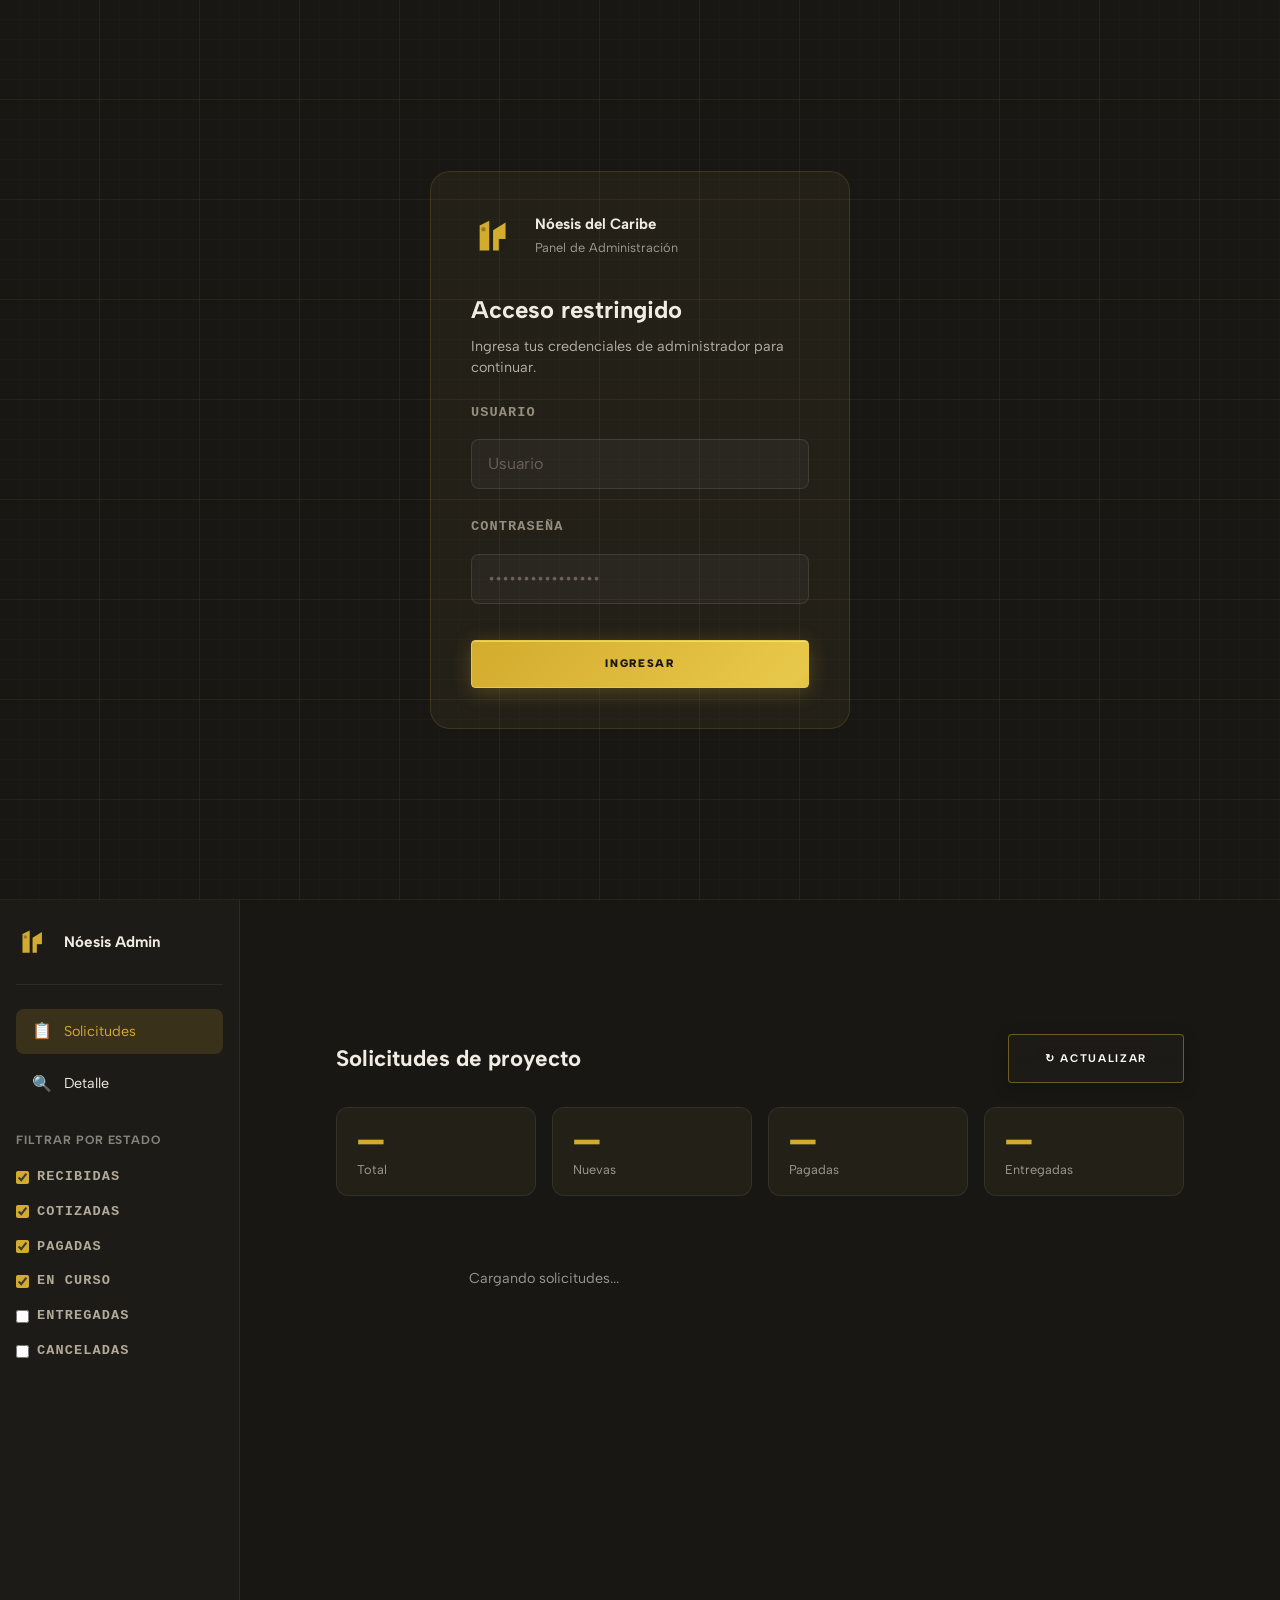
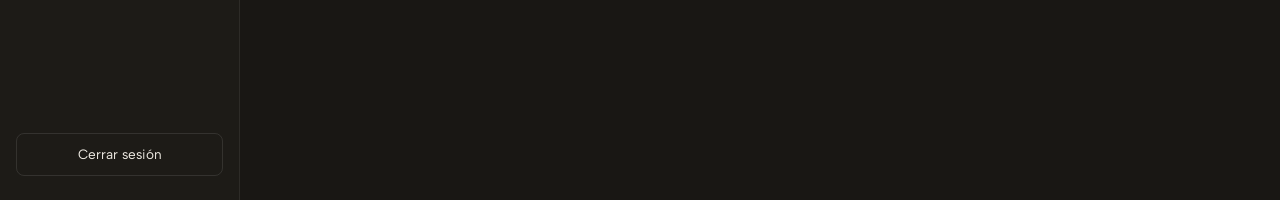
<file: pages/admin.html>
<!DOCTYPE html>
<html lang="es">
<head>
  <meta charset="UTF-8" />
  <meta name="viewport" content="width=device-width, initial-scale=1.0" />
  <title>Panel de Administración — Nóesis del Caribe</title>
  <link rel="preconnect" href="https://fonts.googleapis.com" />
  <link rel="preconnect" href="https://fonts.gstatic.com" crossorigin />
  <link href="https://fonts.googleapis.com/css2?family=Albert+Sans:wght@300;400;700;900&display=swap" rel="stylesheet" />
  <link rel="stylesheet" href="/css/variables.css" />
  <link rel="stylesheet" href="/css/reset.css" />
  <link rel="stylesheet" href="/css/base.css" />
  <link rel="stylesheet" href="/css/admin.css" />
</head>
<body class="admin-body">

  <!-- LOGIN OVERLAY -->
  <div class="admin-login" id="loginOverlay">
    <div class="admin-login__card">
      <div class="admin-login__logo">
        <svg viewBox="0 0 100 100" fill="none" xmlns="http://www.w3.org/2000/svg" width="48" height="48">
          <polygon points="18,80 18,28 38,18 38,80" fill="#D3AB2D"/>
          <rect x="22" y="32" width="8" height="8" fill="rgba(25,23,20,0.35)"/>
          <polygon points="46,80 46,38 72,22 72,56 58,56 58,80" fill="#D3AB2D"/>
          <polygon points="58,56 72,56 72,80 58,80" fill="rgba(25,23,20,0.18)"/>
        </svg>
        <div>
          <strong>Nóesis del Caribe</strong>
          <span>Panel de Administración</span>
        </div>
      </div>
      <h1 class="admin-login__title">Acceso restringido</h1>
      <p class="admin-login__desc">Ingresa tus credenciales de administrador para continuar.</p>
      <div class="admin-login__form">
        <label for="loginUsername">Usuario</label>
        <input type="text" id="loginUsername" placeholder="Usuario" autocomplete="username" />
        <label for="loginPassword" style="margin-top:.75rem">Contraseña</label>
        <input type="password" id="loginPassword" placeholder="••••••••••••••••" autocomplete="current-password" />
        <button class="btn btn--primary" id="loginBtn" style="margin-top:1.25rem">Ingresar</button>
        <p class="admin-login__error" id="loginError" hidden>Usuario o contraseña incorrectos.</p>
      </div>
    </div>
  </div>

  <!-- MAIN PANEL -->
  <div class="admin-panel" id="adminPanel" hidden>

    <!-- Sidebar -->
    <aside class="admin-sidebar">
      <div class="admin-sidebar__brand">
        <svg viewBox="0 0 100 100" fill="none" xmlns="http://www.w3.org/2000/svg" width="36" height="36">
          <polygon points="18,80 18,28 38,18 38,80" fill="#D3AB2D"/>
          <rect x="22" y="32" width="8" height="8" fill="rgba(25,23,20,0.35)"/>
          <polygon points="46,80 46,38 72,22 72,56 58,56 58,80" fill="#D3AB2D"/>
          <polygon points="58,56 72,56 72,80 58,80" fill="rgba(25,23,20,0.18)"/>
        </svg>
        <span>Nóesis Admin</span>
      </div>

      <nav class="admin-sidebar__nav">
        <button class="admin-nav-btn admin-nav-btn--active" data-view="list" id="navList">
          <span class="admin-nav-btn__icon">📋</span> Solicitudes
        </button>
        <button class="admin-nav-btn" data-view="detail" id="navDetail" hidden>
          <span class="admin-nav-btn__icon">🔍</span> Detalle
        </button>
      </nav>

      <div class="admin-sidebar__filters">
        <p class="admin-sidebar__label">Filtrar por estado</p>
        <label class="admin-filter"><input type="checkbox" value="recibido" checked> Recibidas</label>
        <label class="admin-filter"><input type="checkbox" value="cotizado" checked> Cotizadas</label>
        <label class="admin-filter"><input type="checkbox" value="pagado" checked> Pagadas</label>
        <label class="admin-filter"><input type="checkbox" value="en_curso" checked> En curso</label>
        <label class="admin-filter"><input type="checkbox" value="entregado"> Entregadas</label>
        <label class="admin-filter"><input type="checkbox" value="cancelado"> Canceladas</label>
      </div>

      <button class="admin-logout" id="logoutBtn">Cerrar sesión</button>
    </aside>

    <!-- Main content -->
    <main class="admin-main">

      <!-- Orders list view -->
      <section class="admin-view" id="viewList">
        <header class="admin-main__header">
          <h2>Solicitudes de proyecto</h2>
          <button class="btn btn--outline" id="refreshBtn">↻ Actualizar</button>
        </header>

        <div class="admin-stats" id="statsBar">
          <div class="admin-stat">
            <span class="admin-stat__num" id="statTotal">—</span>
            <span class="admin-stat__label">Total</span>
          </div>
          <div class="admin-stat">
            <span class="admin-stat__num" id="statRecibido">—</span>
            <span class="admin-stat__label">Nuevas</span>
          </div>
          <div class="admin-stat">
            <span class="admin-stat__num" id="statPagado">—</span>
            <span class="admin-stat__label">Pagadas</span>
          </div>
          <div class="admin-stat">
            <span class="admin-stat__num" id="statEntregado">—</span>
            <span class="admin-stat__label">Entregadas</span>
          </div>
        </div>

        <div class="admin-orders" id="ordersList">
          <div class="admin-loading" id="listLoading">Cargando solicitudes...</div>
        </div>
      </section>

      <!-- Order detail view -->
      <section class="admin-view" id="viewDetail" hidden>
        <header class="admin-main__header">
          <button class="btn btn--ghost" id="backToList">← Volver</button>
          <span class="admin-order-id" id="detailOrderId"></span>
          <span class="admin-badge" id="detailStatus"></span>
        </header>

        <div class="admin-detail-grid">

          <!-- Left column: client info + project -->
          <div class="admin-detail-col">
            <div class="admin-card">
              <h3 class="admin-card__title">Datos del cliente</h3>
              <div class="admin-info-grid" id="clientInfo"></div>
            </div>

            <div class="admin-card">
              <h3 class="admin-card__title">Proyecto</h3>
              <div class="admin-info-grid" id="projectInfo"></div>
            </div>

            <div class="admin-card" id="photosCard">
              <h3 class="admin-card__title">Fotografías del cliente</h3>
              <div class="admin-photos" id="photosList"></div>
            </div>

            <div class="admin-card" id="deliveryCard">
              <h3 class="admin-card__title">Archivos entregados</h3>
              <div class="admin-photos" id="deliveryList"></div>
            </div>
          </div>

          <!-- Right column: actions -->
          <div class="admin-detail-col admin-detail-col--actions">

            <!-- Quote section -->
            <div class="admin-card" id="quoteCard">
              <h3 class="admin-card__title">Cotización</h3>
              <div class="admin-current-quote" id="currentQuote"></div>

              <form class="admin-quote-form" id="quoteForm">
                <div class="admin-form-group">
                  <label for="qTotal">Monto total (DOP)</label>
                  <input type="number" id="qTotal" min="0" step="500" placeholder="65000" />
                </div>
                <div class="admin-form-group">
                  <label for="qScope">Alcance incluido</label>
                  <textarea id="qScope" rows="4" placeholder="Planos arquitectónicos, renders 3D, etc."></textarea>
                </div>
                <div class="admin-form-group">
                  <label for="qNotes">Notas adicionales para el cliente</label>
                  <textarea id="qNotes" rows="3" placeholder="Observaciones, condiciones, etc."></textarea>
                </div>
                <div class="admin-form-group">
                  <label for="qDeadline">Plazo estimado (días hábiles)</label>
                  <input type="number" id="qDeadline" min="1" max="365" placeholder="15" />
                </div>
                <button type="submit" class="btn btn--primary" id="sendQuoteBtn">
                  Enviar cotización al cliente
                </button>
              </form>
            </div>

            <!-- Status update -->
            <div class="admin-card">
              <h3 class="admin-card__title">Cambiar estado</h3>
              <div class="admin-form-group">
                <select id="statusSelect">
                  <option value="recibido">Recibida</option>
                  <option value="cotizado">Cotizada</option>
                  <option value="pagado">Pagada</option>
                  <option value="en_curso">En curso</option>
                  <option value="entregado">Entregada</option>
                  <option value="cancelado">Cancelada</option>
                </select>
              </div>
              <button class="btn btn--outline" id="updateStatusBtn">Actualizar estado</button>
            </div>

            <!-- Delivery section -->
            <div class="admin-card" id="deliveryFormCard">
              <h3 class="admin-card__title">Entregar diseños</h3>
              <p class="admin-card__desc">Sube los archivos de diseño finales. El cliente recibirá un correo con el enlace de descarga.</p>
              <form class="admin-delivery-form" id="deliveryForm">
                <div class="admin-upload-zone" id="deliveryDropZone">
                  <span>📁</span>
                  <p>Arrastra archivos o haz clic para seleccionar</p>
                  <p class="admin-upload-zone__hint">PDF, DWG, ZIP, imágenes — Sin límite de tamaño</p>
                  <input type="file" id="deliveryFiles" multiple class="sr-only" />
                </div>
                <div id="deliveryFileList" class="admin-file-list"></div>
                <div class="admin-form-group">
                  <label for="deliveryNotes">Nota para el cliente (opcional)</label>
                  <textarea id="deliveryNotes" rows="2" placeholder="Instrucciones de uso, contraseñas, etc."></textarea>
                </div>
                <button type="submit" class="btn btn--dark" id="deliverBtn">
                  Enviar diseños y notificar cliente
                </button>
              </form>
            </div>

          </div>
        </div>
      </section>

    </main>
  </div>

  <!-- Toast notification -->
  <div class="admin-toast" id="adminToast" role="alert" aria-live="polite"></div>

  <script src="/js/utils.js?v=3"></script>
  <script src="/js/admin.js?v=3"></script>
</body>
</html>
</file>
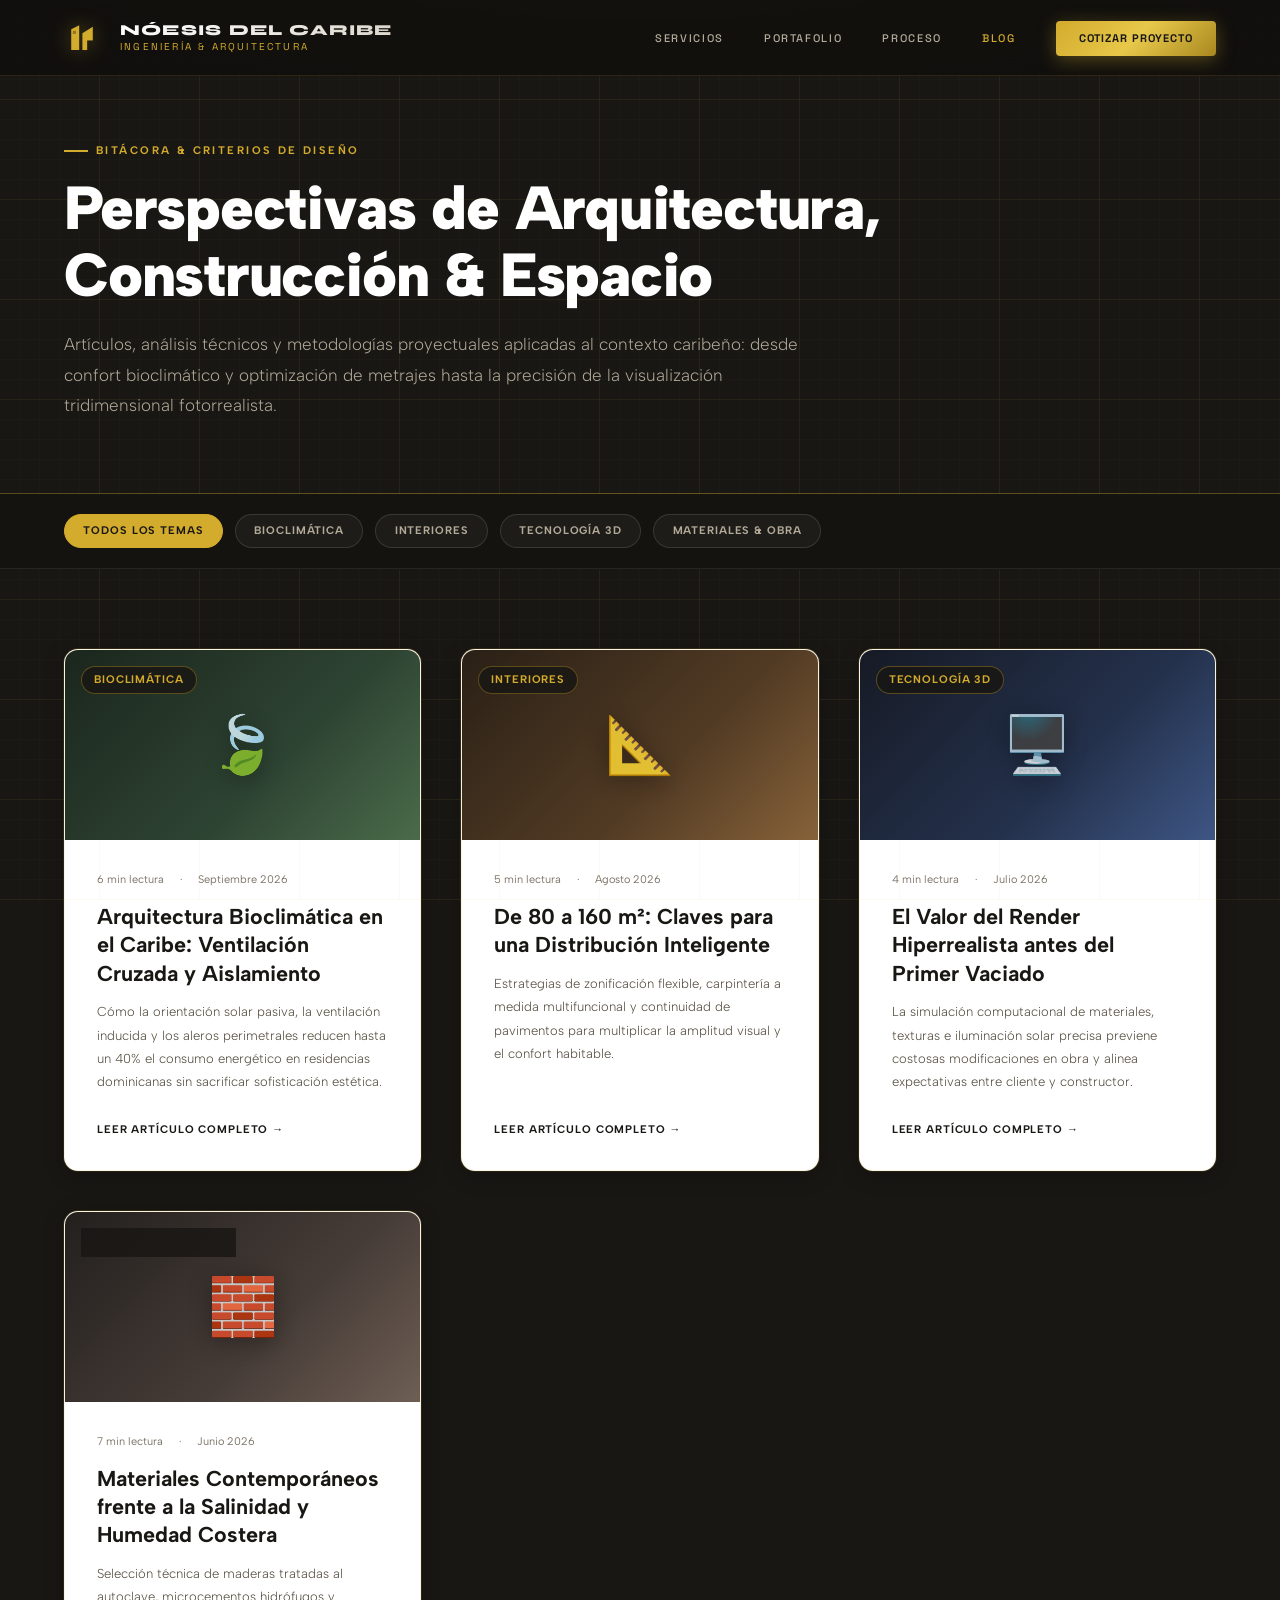
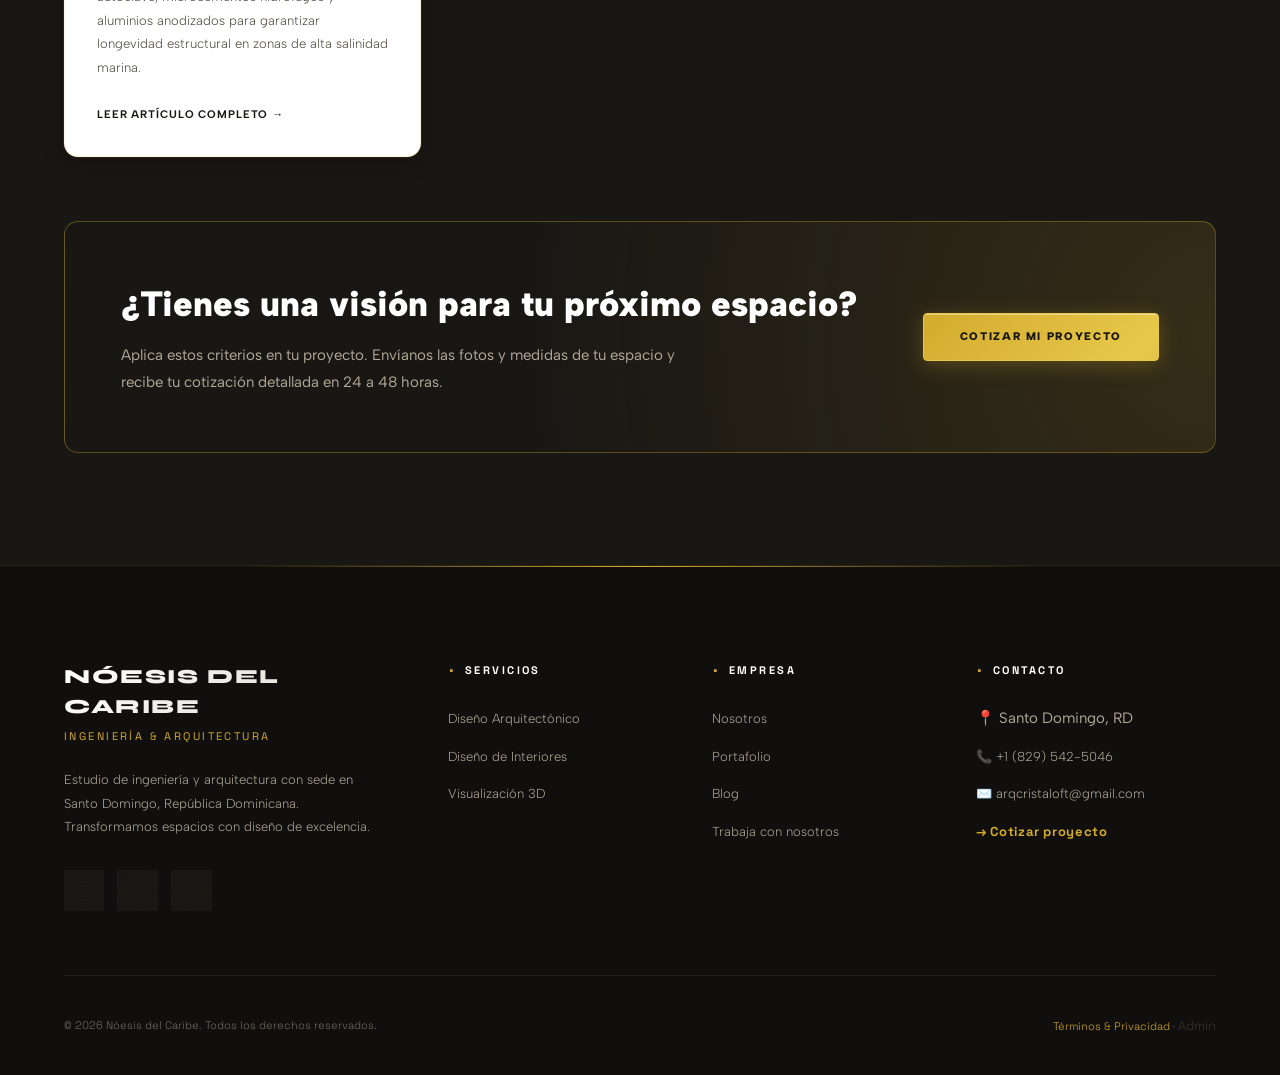
<file: pages/blog.html>
<!DOCTYPE html>
<html lang="es">
<head>
  <meta charset="UTF-8" />
  <meta name="viewport" content="width=device-width, initial-scale=1.0" />
  <meta name="description" content="Blog de Nóesis del Caribe — artículos y guías sobre arquitectura bioclimática, diseño de interiores, renders 3D y construcción en República Dominicana." />
  <meta name="author" content="Nóesis del Caribe" />
  <link rel="canonical" href="https://noesisdelcaribe.com/blog" />
  <meta property="og:title" content="Blog &amp; Criterios de Diseño — Nóesis del Caribe" />
  <meta property="og:description" content="Artículos sobre diseño arquitectónico, interiores, bioclimática y visualización en el Caribe." />
  <meta property="og:type" content="website" />
  <meta property="og:url" content="https://noesisdelcaribe.com/blog" />
  <meta property="og:site_name" content="Nóesis del Caribe" />
  <title>Blog &amp; Criterios de Diseño — Nóesis del Caribe</title>

  <!-- Fonts -->
  <link rel="preconnect" href="https://fonts.googleapis.com" />
  <link rel="preconnect" href="https://fonts.gstatic.com" crossorigin />
  <link href="https://fonts.googleapis.com/css2?family=Albert+Sans:ital,wght@0,300;0,400;0,600;0,700;0,900;1,300&family=Space+Grotesk:wght@400;500;600;700&family=Syne:wght@600;700;800;900&display=swap" rel="stylesheet" />

  <!-- Stylesheets -->
  <link rel="stylesheet" href="/css/variables.css" />
  <link rel="stylesheet" href="/css/reset.css" />
  <link rel="stylesheet" href="/css/base.css" />
  <link rel="stylesheet" href="/css/nav.css" />
  <link rel="stylesheet" href="/css/footer.css" />

  <style>
    .blog-hero {
      background: radial-gradient(ellipse 80% 50% at 50% -20%, rgba(211, 171, 45, 0.22), transparent 70%),
                  var(--color-bg-dark);
      color: var(--color-white);
      padding: 8.5rem var(--section-padding-h) 4.5rem;
      border-bottom: 1px solid var(--border-color-gold);
    }

    .blog-hero__wrap {
      max-width: var(--container-max);
      margin: 0 auto;
    }

    .blog-hero__eyebrow {
      display: inline-flex;
      align-items: center;
      gap: 0.5rem;
      font-size: var(--font-size-xs);
      font-weight: var(--font-weight-bold);
      letter-spacing: var(--letter-spacing-caps);
      text-transform: uppercase;
      color: var(--color-gold);
      margin-bottom: 1rem;
    }

    .blog-hero__eyebrow::before {
      content: "";
      width: 1.5rem;
      height: 2px;
      background: var(--color-gold);
    }

    .blog-hero__title {
      font-size: clamp(2.2rem, 5vw, 3.8rem);
      font-weight: var(--font-weight-black);
      line-height: 1.1;
      letter-spacing: -0.02em;
      margin-bottom: 1.25rem;
    }

    .blog-hero__subtitle {
      font-size: var(--font-size-md);
      color: var(--color-warm-gray);
      max-width: 46rem;
      line-height: var(--line-height-loose);
      font-weight: var(--font-weight-light);
    }

    /* Filter Bar */
    .blog-filters {
      background: #151310;
      border-bottom: 1px solid rgba(255, 255, 255, 0.08);
      padding: 1.25rem var(--section-padding-h);
      position: sticky;
      top: 4.5rem;
      z-index: 40;
      backdrop-filter: blur(14px);
    }

    .blog-filters__wrap {
      max-width: var(--container-max);
      margin: 0 auto;
      display: flex;
      align-items: center;
      gap: 0.75rem;
      overflow-x: auto;
      scrollbar-width: none;
    }

    .blog-filters__wrap::-webkit-scrollbar {
      display: none;
    }

    .blog-filter-btn {
      background: rgba(255, 255, 255, 0.04);
      border: 1px solid rgba(255, 255, 255, 0.12);
      color: var(--color-warm-gray);
      padding: 0.5rem 1.15rem;
      font-size: var(--font-size-xs);
      font-weight: var(--font-weight-bold);
      letter-spacing: var(--letter-spacing-wide);
      text-transform: uppercase;
      border-radius: var(--border-radius-pill);
      cursor: pointer;
      transition: all var(--transition-fast);
      white-space: nowrap;
    }

    .blog-filter-btn:hover,
    .blog-filter-btn--active {
      background: var(--color-gold);
      color: var(--color-near-black);
      border-color: var(--color-gold);
    }

    /* Articles Grid */
    .blog-body {
      background: var(--color-bg-primary);
      padding: 5rem var(--section-padding-h) 7rem;
    }

    .blog-grid {
      max-width: var(--container-max);
      margin: 0 auto;
      display: grid;
      grid-template-columns: repeat(auto-fill, minmax(340px, 1fr));
      gap: 2.5rem;
    }

    .blog-card {
      background: var(--color-white);
      border: 1px solid var(--border-color);
      border-radius: var(--border-radius-lg);
      overflow: hidden;
      display: flex;
      flex-direction: column;
      box-shadow: var(--shadow-card);
      transition: transform var(--transition-base), box-shadow var(--transition-base), border-color var(--transition-base);
    }

    .blog-card:hover {
      transform: translateY(-4px);
      box-shadow: 0 12px 32px rgba(25, 23, 20, 0.08);
      border-color: var(--color-gold);
    }

    .blog-card__header-thumb {
      height: 190px;
      position: relative;
      overflow: hidden;
      display: flex;
      align-items: center;
      justify-content: center;
      background-size: cover;
      background-position: center;
    }

    .thumb--bioclimatic {
      background: linear-gradient(135deg, #1b261d 0%, #2e4433 60%, #4a6b4a 100%);
    }

    .thumb--interiors {
      background: linear-gradient(135deg, #2a2016 0%, #523b24 60%, #876239 100%);
    }

    .thumb--renders {
      background: linear-gradient(135deg, #161a25 0%, #24314c 60%, #3e5684 100%);
    }

    .thumb--materials {
      background: linear-gradient(135deg, #23201e 0%, #463c37 60%, #6e5e54 100%);
    }

    .blog-card__thumb-badge {
      position: absolute;
      top: 1rem;
      left: 1rem;
      background: rgba(25, 23, 20, 0.85);
      border: 1px solid var(--border-color-gold);
      color: var(--color-gold);
      font-size: var(--font-size-xs);
      font-weight: var(--font-weight-bold);
      letter-spacing: var(--letter-spacing-wide);
      text-transform: uppercase;
      padding: 0.3rem 0.75rem;
      border-radius: var(--border-radius-pill);
      backdrop-filter: blur(8px);
    }

    .blog-card__icon-accent {
      font-size: 3.5rem;
      opacity: 0.85;
      filter: drop-shadow(0 4px 12px rgba(0,0,0,0.4));
    }

    .blog-card__content {
      padding: 2rem;
      display: flex;
      flex-direction: column;
      flex: 1;
    }

    .blog-card__meta {
      display: flex;
      align-items: center;
      gap: 1rem;
      font-size: var(--font-size-xs);
      color: var(--color-text-faint);
      margin-bottom: 0.85rem;
    }

    .blog-card__title {
      font-size: 1.35rem;
      font-weight: var(--font-weight-bold);
      color: var(--color-near-black);
      line-height: 1.3;
      margin-bottom: 0.85rem;
    }

    .blog-card__excerpt {
      font-size: var(--font-size-sm);
      color: var(--color-olive);
      line-height: var(--line-height-loose);
      font-weight: var(--font-weight-light);
      margin-bottom: 1.75rem;
      flex: 1;
    }

    .blog-card__btn {
      align-self: flex-start;
      display: inline-flex;
      align-items: center;
      gap: 0.4rem;
      font-size: var(--font-size-xs);
      font-weight: var(--font-weight-bold);
      color: var(--color-near-black);
      text-transform: uppercase;
      letter-spacing: var(--letter-spacing-wide);
      background: transparent;
      border: none;
      padding: 0;
      cursor: pointer;
      transition: color var(--transition-fast);
    }

    .blog-card__btn:hover {
      color: var(--color-gold-dark);
    }

    /* Lead magnet banner */
    .blog-cta {
      background: radial-gradient(circle at 100% 50%, rgba(211, 171, 45, 0.15), transparent 60%),
                  var(--color-bg-dark);
      color: var(--color-white);
      border-radius: var(--border-radius-lg);
      padding: 3.5rem;
      margin-top: 4.5rem;
      display: flex;
      align-items: center;
      justify-content: space-between;
      gap: 2rem;
      border: 1px solid var(--border-color-gold);
    }

    .blog-cta__content h3 {
      font-size: clamp(1.5rem, 3vw, 2.2rem);
      font-weight: var(--font-weight-black);
      margin-bottom: 0.75rem;
    }

    .blog-cta__content p {
      color: var(--color-warm-gray);
      font-size: var(--font-size-base);
      max-width: 36rem;
      line-height: var(--line-height-loose);
      margin: 0;
    }

    /* Article Modal */
    .article-modal {
      position: fixed;
      inset: 0;
      background: rgba(18, 16, 14, 0.85);
      backdrop-filter: blur(10px);
      z-index: 300;
      display: flex;
      align-items: center;
      justify-content: center;
      padding: 1.5rem;
      opacity: 0;
      pointer-events: none;
      transition: opacity var(--transition-base);
    }

    .article-modal--open {
      opacity: 1;
      pointer-events: auto;
    }

    .article-modal__dialog {
      background: var(--color-white);
      max-width: 48rem;
      width: 100%;
      max-height: 88vh;
      border-radius: var(--border-radius-lg);
      overflow-y: auto;
      padding: 3rem;
      position: relative;
      box-shadow: 0 24px 64px rgba(0, 0, 0, 0.4);
    }

    .article-modal__close {
      position: absolute;
      top: 1.5rem;
      right: 1.5rem;
      background: var(--color-light-bg);
      border: none;
      width: 2.25rem;
      height: 2.25rem;
      border-radius: 50%;
      cursor: pointer;
      font-size: 1.1rem;
      display: flex;
      align-items: center;
      justify-content: center;
      color: var(--color-near-black);
      transition: background var(--transition-fast);
    }

    .article-modal__close:hover {
      background: var(--color-gold);
    }

    @media (max-width: 768px) {
      .blog-cta {
        flex-direction: column;
        align-items: flex-start;
        padding: 2.25rem;
      }
      .article-modal__dialog {
        padding: 1.75rem;
      }
    }
  </style>
</head>
<body>

  <!-- ═══════════════════════════════════════
       NAVIGATION
  ═══════════════════════════════════════ -->
  <nav class="nav" id="mainNav" role="navigation" aria-label="Navegación principal">
    <a href="/" class="nav__logo" aria-label="Nóesis del Caribe — Inicio">
      <svg class="nav__logo-icon" viewBox="0 0 100 100" fill="none" xmlns="http://www.w3.org/2000/svg" aria-hidden="true">
        <polygon points="18,80 18,28 38,18 38,80" fill="#D3AB2D"/>
        <rect x="22" y="32" width="8" height="8" fill="rgba(25,23,20,0.35)"/>
        <polygon points="46,80 46,38 72,22 72,56 58,56 58,80" fill="#D3AB2D"/>
        <polygon points="58,56 72,56 72,80 58,80" fill="rgba(25,23,20,0.18)"/>
      </svg>
      <div class="nav__logo-text">
        <strong>Nóesis del Caribe</strong>
        <span>Ingeniería &amp; Arquitectura</span>
      </div>
    </a>

    <ul class="nav__links" id="navMenu" role="list">
      <li><a href="/#services">Servicios</a></li>
      <li><a href="/#portfolio">Portafolio</a></li>
      <li><a href="/#proceso">Proceso</a></li>
      <li><a href="/blog" style="color:var(--color-gold)">Blog</a></li>
      <li><a href="/#cotizar" class="nav__cta">Cotizar Proyecto</a></li>
    </ul>
  </nav>

  <!-- ═══════════════════════════════════════
       HERO
  ═══════════════════════════════════════ -->
  <header class="blog-hero">
    <div class="blog-hero__wrap">
      <div class="blog-hero__eyebrow">Bitácora &amp; Criterios de Diseño</div>
      <h1 class="blog-hero__title">Perspectivas de Arquitectura, Construcción &amp; Espacio</h1>
      <p class="blog-hero__subtitle">
        Artículos, análisis técnicos y metodologías proyectuales aplicadas al contexto caribeño: desde confort bioclimático y optimización de metrajes hasta la precisión de la visualización tridimensional fotorrealista.
      </p>
    </div>
  </header>

  <!-- ═══════════════════════════════════════
       FILTER BAR
  ═══════════════════════════════════════ -->
  <aside class="blog-filters" aria-label="Filtro de temas">
    <div class="blog-filters__wrap">
      <button class="blog-filter-btn blog-filter-btn--active" data-cat="all">Todos los temas</button>
      <button class="blog-filter-btn" data-cat="bioclimatica">Bioclimática</button>
      <button class="blog-filter-btn" data-cat="interiores">Interiores</button>
      <button class="blog-filter-btn" data-cat="tecnologia">Tecnología 3D</button>
      <button class="blog-filter-btn" data-cat="materiales">Materiales &amp; Obra</button>
    </div>
  </aside>

  <!-- ═══════════════════════════════════════
       ARTICLES
  ═══════════════════════════════════════ -->
  <main class="blog-body">
    <div class="blog-grid" id="blogGrid">

      <!-- Article 1 -->
      <article class="blog-card" data-cat="bioclimatica">
        <div class="blog-card__header-thumb thumb--bioclimatic">
          <span class="blog-card__thumb-badge">Bioclimática</span>
          <span class="blog-card__icon-accent" aria-hidden="true">🍃</span>
        </div>
        <div class="blog-card__content">
          <div class="blog-card__meta">
            <span>6 min lectura</span>
            <span>·</span>
            <span>Septiembre 2026</span>
          </div>
          <h2 class="blog-card__title">Arquitectura Bioclimática en el Caribe: Ventilación Cruzada y Aislamiento</h2>
          <p class="blog-card__excerpt">
            Cómo la orientación solar pasiva, la ventilación inducida y los aleros perimetrales reducen hasta un 40% el consumo energético en residencias dominicanas sin sacrificar sofisticación estética.
          </p>
          <button class="blog-card__btn" onclick="openArticle('bioclimatica')">Leer artículo completo →</button>
        </div>
      </article>

      <!-- Article 2 -->
      <article class="blog-card" data-cat="interiores">
        <div class="blog-card__header-thumb thumb--interiors">
          <span class="blog-card__thumb-badge">Interiores</span>
          <span class="blog-card__icon-accent" aria-hidden="true">📐</span>
        </div>
        <div class="blog-card__content">
          <div class="blog-card__meta">
            <span>5 min lectura</span>
            <span>·</span>
            <span>Agosto 2026</span>
          </div>
          <h2 class="blog-card__title">De 80 a 160 m²: Claves para una Distribución Inteligente</h2>
          <p class="blog-card__excerpt">
            Estrategias de zonificación flexible, carpintería a medida multifuncional y continuidad de pavimentos para multiplicar la amplitud visual y el confort habitable.
          </p>
          <button class="blog-card__btn" onclick="openArticle('interiores')">Leer artículo completo →</button>
        </div>
      </article>

      <!-- Article 3 -->
      <article class="blog-card" data-cat="tecnologia">
        <div class="blog-card__header-thumb thumb--renders">
          <span class="blog-card__thumb-badge">Tecnología 3D</span>
          <span class="blog-card__icon-accent" aria-hidden="true">🖥️</span>
        </div>
        <div class="blog-card__content">
          <div class="blog-card__meta">
            <span>4 min lectura</span>
            <span>·</span>
            <span>Julio 2026</span>
          </div>
          <h2 class="blog-card__title">El Valor del Render Hiperrealista antes del Primer Vaciado</h2>
          <p class="blog-card__excerpt">
            La simulación computacional de materiales, texturas e iluminación solar precisa previene costosas modificaciones en obra y alinea expectativas entre cliente y constructor.
          </p>
          <button class="blog-card__btn" onclick="openArticle('renders')">Leer artículo completo →</button>
        </div>
      </article>

      <!-- Article 4 -->
      <article class="blog-card" data-cat="materiales">
        <div class="blog-card__header-thumb thumb--materials">
          <span class="blog-card__thumb-badge">Materiales &amp; Obra</span>
          <span class="blog-card__icon-accent" aria-hidden="true">🧱</span>
        </div>
        <div class="blog-card__content">
          <div class="blog-card__meta">
            <span>7 min lectura</span>
            <span>·</span>
            <span>Junio 2026</span>
          </div>
          <h2 class="blog-card__title">Materiales Contemporáneos frente a la Salinidad y Humedad Costera</h2>
          <p class="blog-card__excerpt">
            Selección técnica de maderas tratadas al autoclave, microcementos hidrófugos y aluminios anodizados para garantizar longevidad estructural en zonas de alta salinidad marina.
          </p>
          <button class="blog-card__btn" onclick="openArticle('materiales')">Leer artículo completo →</button>
        </div>
      </article>

    </div>

    <!-- Lead magnet CTA -->
    <div class="blog-cta" style="max-width:var(--container-max);margin:4rem auto 0">
      <div class="blog-cta__content">
        <h3>¿Tienes una visión para tu próximo espacio?</h3>
        <p>Aplica estos criterios en tu proyecto. Envíanos las fotos y medidas de tu espacio y recibe tu cotización detallada en 24 a 48 horas.</p>
      </div>
      <a href="/#cotizar" class="btn btn--primary" style="white-space:nowrap">Cotizar mi Proyecto</a>
    </div>
  </main>

  <!-- Article Modal Reader -->
  <div class="article-modal" id="articleModal" role="dialog" aria-modal="true" aria-labelledby="modalArticleTitle">
    <div class="article-modal__dialog">
      <button class="article-modal__close" onclick="closeArticle()" aria-label="Cerrar artículo">✕</button>
      <div id="modalArticleBody"></div>
    </div>
  </div>

  <!-- ═══════════════════════════════════════
       FOOTER
  ═══════════════════════════════════════ -->
  <footer class="footer" role="contentinfo">
    <div class="footer__top">
      <div class="footer__brand">
        <p class="footer__brand-name">Nóesis del Caribe</p>
        <p class="footer__brand-sub">Ingeniería &amp; Arquitectura</p>
        <p class="footer__desc">Estudio de ingeniería y arquitectura con sede en Santo Domingo, República Dominicana. Transformamos espacios con diseño de excelencia.</p>
        <div class="footer__social" role="list" aria-label="Redes sociales">
          <a class="footer__social-btn" href="https://www.instagram.com/noesis.cb/" target="_blank" rel="noopener" role="listitem" aria-label="Instagram">📷</a>
          <a class="footer__social-btn" href="https://wa.me/18295425046" target="_blank" rel="noopener" role="listitem" aria-label="WhatsApp">💬</a>
          <a class="footer__social-btn" href="https://www.linkedin.com/in/cristal-fabian-8961b53a7/" target="_blank" rel="noopener" role="listitem" aria-label="LinkedIn">💼</a>
        </div>
      </div>

      <div class="footer__col">
        <h4 class="footer__col-title">Servicios</h4>
        <ul class="footer__links" role="list">
          <li><a href="/#services">Diseño Arquitectónico</a></li>
          <li><a href="/#services">Diseño de Interiores</a></li>
          <li><a href="/#services">Visualización 3D</a></li>
        </ul>
      </div>

      <div class="footer__col">
        <h4 class="footer__col-title">Empresa</h4>
        <ul class="footer__links" role="list">
          <li><a href="/#nosotros">Nosotros</a></li>
          <li><a href="/#portfolio">Portafolio</a></li>
          <li><a href="/blog">Blog</a></li>
          <li><a href="/careers">Trabaja con nosotros</a></li>
        </ul>
      </div>

      <div class="footer__col">
        <h4 class="footer__col-title">Contacto</h4>
        <ul class="footer__links" role="list">
          <li><span>📍 Santo Domingo, RD</span></li>
          <li><a href="tel:+18295425046">📞 +1 (829) 542-5046</a></li>
          <li><a href="mailto:arqcristaloft@gmail.com">✉️ arqcristaloft@gmail.com</a></li>
          <li><a href="/#cotizar" class="footer__links-cta">→ Cotizar proyecto</a></li>
        </ul>
      </div>
    </div>

    <div class="footer__bottom">
      <p>© 2026 Nóesis del Caribe. Todos los derechos reservados.</p>
      <p><a href="/terminos" style="color:var(--color-gold);text-decoration:none">Términos &amp; Privacidad</a> · <a href="/admin" style="color:inherit;opacity:.4;font-size:.8rem">Admin</a></p>
    </div>
  </footer>

  <script>
    // Filter logic
    const filterButtons = document.querySelectorAll('.blog-filter-btn');
    const cards = document.querySelectorAll('.blog-card');

    filterButtons.forEach(btn => {
      btn.addEventListener('click', () => {
        filterButtons.forEach(b => b.classList.remove('blog-filter-btn--active'));
        btn.classList.add('blog-filter-btn--active');
        const cat = btn.dataset.cat;
        cards.forEach(card => {
          if (cat === 'all' || card.dataset.cat === cat) {
            card.style.display = 'flex';
          } else {
            card.style.display = 'none';
          }
        });
      });
    });

    // Article Content Registry
    const ARTICLES = {
      bioclimatica: {
        title: "Arquitectura Bioclimática en el Caribe: Ventilación Cruzada y Aislamiento",
        category: "Bioclimática",
        date: "Septiembre 2026",
        body: `
          <p style="font-size:1.1rem;line-height:1.7;color:var(--color-near-black);margin-bottom:1.5rem">
            En un entorno insular tropical como la República Dominicana, el diseño arquitectónico no puede limitarse a la volumetría exterior; debe responder de manera inteligente al movimiento de los vientos alisios y a la radiación solar incidente.
          </p>
          <h3 style="margin:1.5rem 0 0.5rem;font-size:1.25rem">1. El principio de la ventilación inducida</h3>
          <p style="color:var(--color-olive);line-height:1.8;margin-bottom:1rem">
            Orientar estratégicamente los vanos y celosías hacia el este y noreste permite capturar las brisas predominantes. Al combinar aberturas bajas de entrada con aberturas altas de salida en fachadas opuestas, generamos el "efecto chimenea", evacuando el aire caliente acumulado bajo las cubiertas de hormigón.
          </p>
          <h3 style="margin:1.5rem 0 0.5rem;font-size:1.25rem">2. Protección pasiva: Aleros y quiebrasoles</h3>
          <p style="color:var(--color-olive);line-height:1.8;margin-bottom:1.5rem">
            Evitar que los rayos solares incidan directamente en las superficies acristaladas reduce drásticamente la ganancia térmica por efecto invernadero. La incorporación de voladizos generosos y pantallas bioclimáticas no solo aporta carácter escultórico a la fachada, sino que protege los muros de la degradación por lluvia torrencial.
          </p>
          <div style="background:var(--color-light-bg);padding:1.5rem;border-left:3px solid var(--color-gold);border-radius:4px;margin:1.5rem 0">
            <strong style="color:var(--color-near-black)">Conclusión Nóesis:</strong>
            <p style="margin:0.5rem 0 0;font-size:0.9rem;color:var(--color-olive)">Un buen proyecto arquitectónico en Santo Domingo logra un 40% de confort térmico natural antes de requerir climatización mecánica.</p>
          </div>
        `
      },
      interiores: {
        title: "De 80 a 160 m²: Claves para una Distribución Inteligente",
        category: "Interiores",
        date: "Agosto 2026",
        body: `
          <p style="font-size:1.1rem;line-height:1.7;color:var(--color-near-black);margin-bottom:1.5rem">
            El reto del diseño de interiores contemporáneo no es añadir metros, sino erradicar los espacios residuales. Mediante transiciones fluidas y mobiliario concebido como arquitectura interior, un apartamento de 80 m² puede ofrecer la experiencia espacial de una vivienda de 130 m².
          </p>
          <h3 style="margin:1.5rem 0 0.5rem;font-size:1.25rem">Continuidad de materiales y suelos continuos</h3>
          <p style="color:var(--color-olive);line-height:1.8;margin-bottom:1rem">
            La fragmentación del pavimento en múltiples acabados genera barreras visuales que encogen las estancias. La aplicación de porcelanatos de gran formato o microcementos en tonos arena unifica sala, cocina y terrazas, difuminando los límites.
          </p>
          <h3 style="margin:1.5rem 0 0.5rem;font-size:1.25rem">Mobiliario empotrado y tabiquería funcional</h3>
          <p style="color:var(--color-olive);line-height:1.8;margin-bottom:1.5rem">
            Sustituir tabiques ciegos por celosías de roble o paneles móviles permite integrar zonas de trabajo y descanso sin sacrificar la luminosidad natural ni la privacidad puntual.
          </p>
        `
      },
      renders: {
        title: "El Valor del Render Hiperrealista antes del Primer Vaciado",
        category: "Tecnología 3D",
        date: "Julio 2026",
        body: `
          <p style="font-size:1.1rem;line-height:1.7;color:var(--color-near-black);margin-bottom:1.5rem">
            Tradicionalmente, la arquitectura se comunicaba en planos bidimensionales que resultaban abstractos para la mayoría de los clientes. Hoy, la renderización fotorrealista constituye una herramienta de control técnico y validación emocional indispensable.
          </p>
          <h3 style="margin:1.5rem 0 0.5rem;font-size:1.25rem">Validación de iluminación física real</h3>
          <p style="color:var(--color-olive);line-height:1.8;margin-bottom:1rem">
            Simulamos la temperatura de color de la luz artificial (3000K vs 4000K) y la incidencia del sol a las 8:00 AM, 12:00 PM y 5:30 PM. Esto permite ajustar alturas de falsos techos y posiciones de luminarias antes de cablear una sola caja eléctrica.
          </p>
          <h3 style="margin:1.5rem 0 0.5rem;font-size:1.25rem">Ahorro y cero sorpresas en presupuesto</h3>
          <p style="color:var(--color-olive);line-height:1.8;margin-bottom:1.5rem">
            Un cambio de textura o demolición de muro en plano digital cuesta cero pesos; el mismo cambio en obra implica demolición, escombros, retrasos y sobrecostos.
          </p>
        `
      },
      materiales: {
        title: "Materiales Contemporáneos frente a la Salinidad y Humedad Costera",
        category: "Materiales & Obra",
        date: "Junio 2026",
        body: `
          <p style="font-size:1.1rem;line-height:1.7;color:var(--color-near-black);margin-bottom:1.5rem">
            Las obras en el litoral caribeño enfrentan dos factores implacables: la humedad relativa superior al 80% y los cloruros transportados por la brisa marina.
          </p>
          <h3 style="margin:1.5rem 0 0.5rem;font-size:1.25rem">Metales: Anodizado marino y tornillería A4</h3>
          <p style="color:var(--color-olive);line-height:1.8;margin-bottom:1rem">
            El aluminio convencional sin tratamiento suficiente sufre corrosión galvánica en menos de 24 meses. Especificamos perfiles con espesor de capa anódica mínima de 20-25 micras y herrajes de acero inoxidable grado 316 (marino).
          </p>
          <h3 style="margin:1.5rem 0 0.5rem;font-size:1.25rem">Piedras y maderas autóctonas</h3>
          <p style="color:var(--color-olive);line-height:1.8;margin-bottom:1.5rem">
            La piedra coralina dominicana, debidamente sellada, aporta un aislamiento térmico incomparable al tacto descalzo en áreas de piscina, mientras que maderas tropicales densas como la teca o el ipe garantizan resistencia biológica sin pudrición.
          </p>
        `
      }
    };

    function openArticle(key) {
      const art = ARTICLES[key];
      if (!art) return;
      const modal = document.getElementById('articleModal');
      const body = document.getElementById('modalArticleBody');
      body.innerHTML = `
        <span style="display:inline-block;font-size:0.75rem;font-weight:700;color:var(--color-gold-dark);background:var(--color-gold-faint);border:1px solid var(--color-gold-border);padding:0.25rem 0.65rem;border-radius:2px;text-transform:uppercase;margin-bottom:0.75rem">\${art.category} · \${art.date}</span>
        <h2 id="modalArticleTitle" style="font-size:1.8rem;font-weight:900;line-height:1.2;margin-bottom:1.5rem;color:var(--color-near-black)">\${art.title}</h2>
        \${art.body}
        <div style="margin-top:2rem;padding-top:1.5rem;border-top:1px solid var(--border-color);display:flex;justify-content:space-between;align-items:center;flex-wrap:wrap;gap:1rem">
          <span style="font-size:0.8rem;color:var(--color-olive)">Nóesis del Caribe · Estudio de Ingeniería &amp; Arquitectura</span>
          <a href="/#cotizar" class="btn btn--primary" style="font-size:0.8rem;padding:0.6rem 1rem">Cotizar Proyecto</a>
        </div>
      `;
      modal.classList.add('article-modal--open');
      document.body.style.overflow = 'hidden';
    }

    function closeArticle() {
      const modal = document.getElementById('articleModal');
      modal.classList.remove('article-modal--open');
      document.body.style.overflow = '';
    }

    document.getElementById('articleModal').addEventListener('click', (e) => {
      if (e.target === e.currentTarget) closeArticle();
    });

    document.addEventListener('keydown', (e) => {
      if (e.key === 'Escape') closeArticle();
    });
  </script>

</body>
</html>
</file>
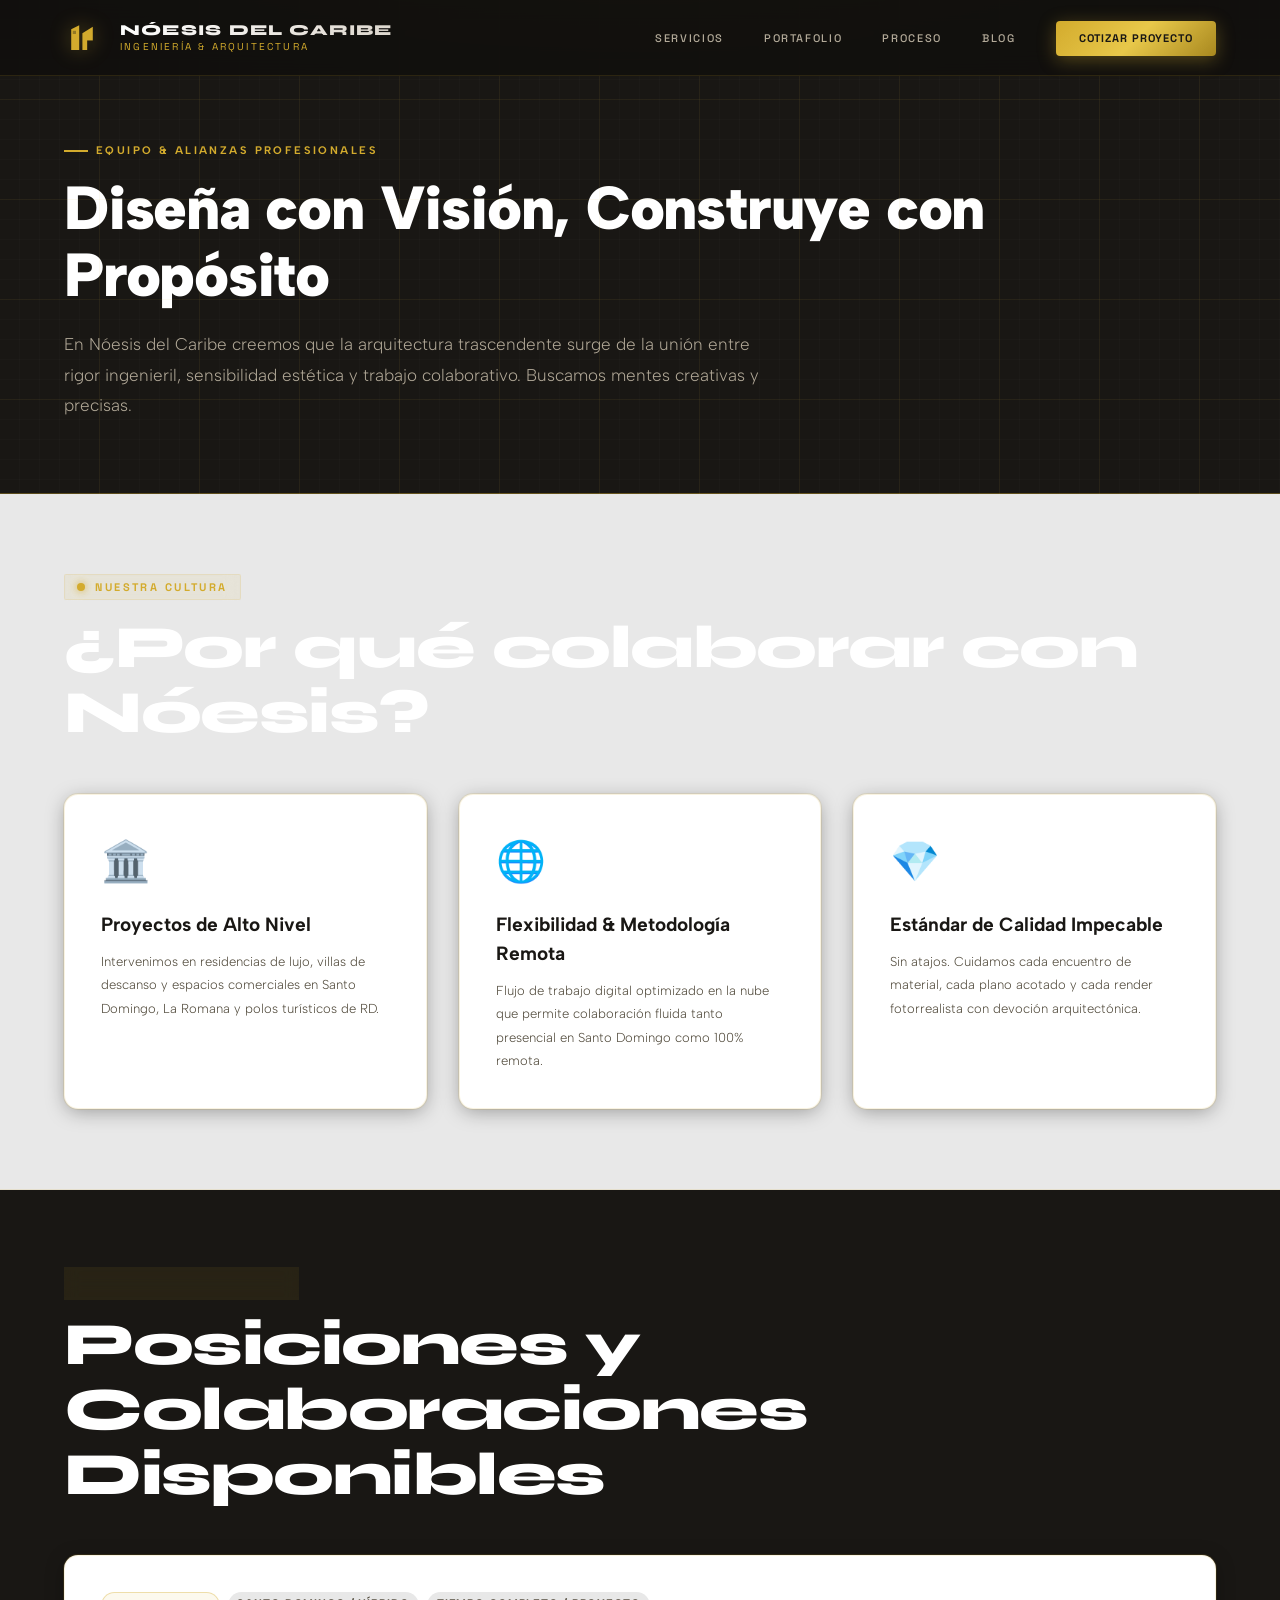
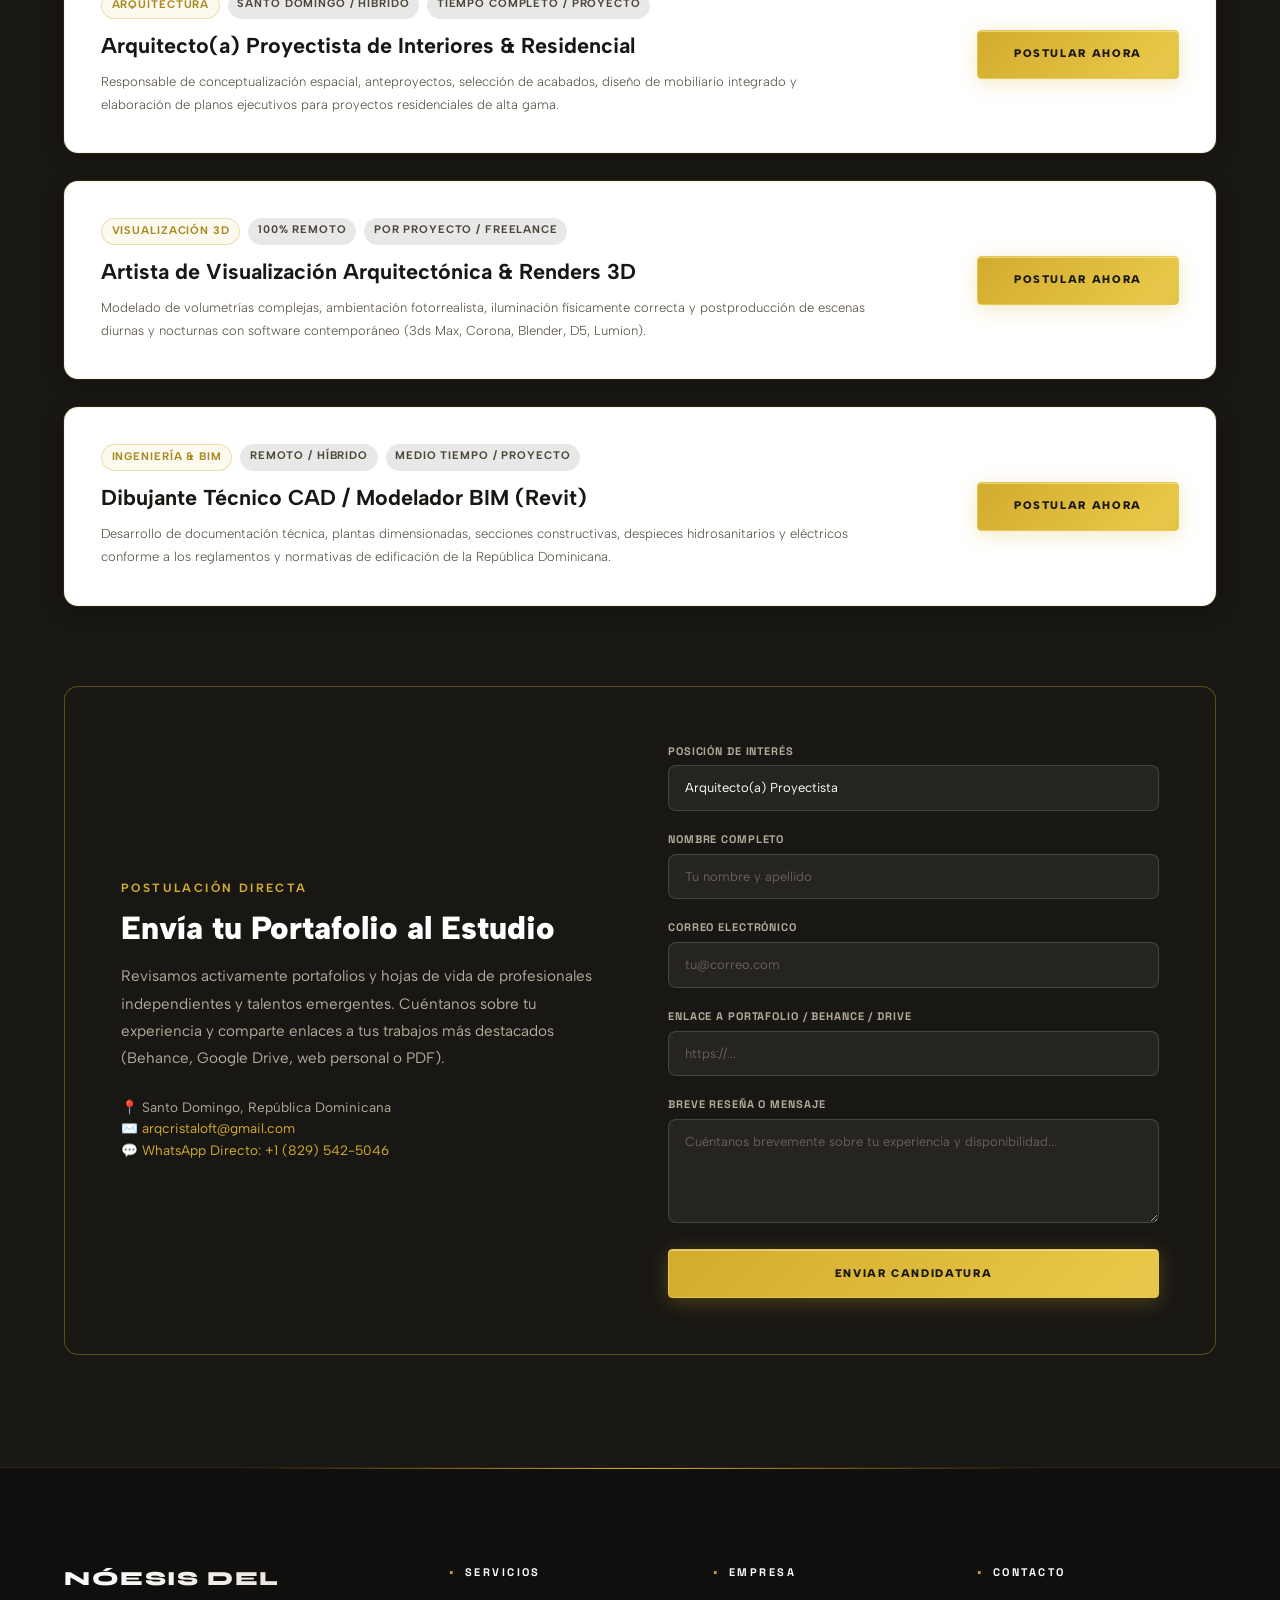
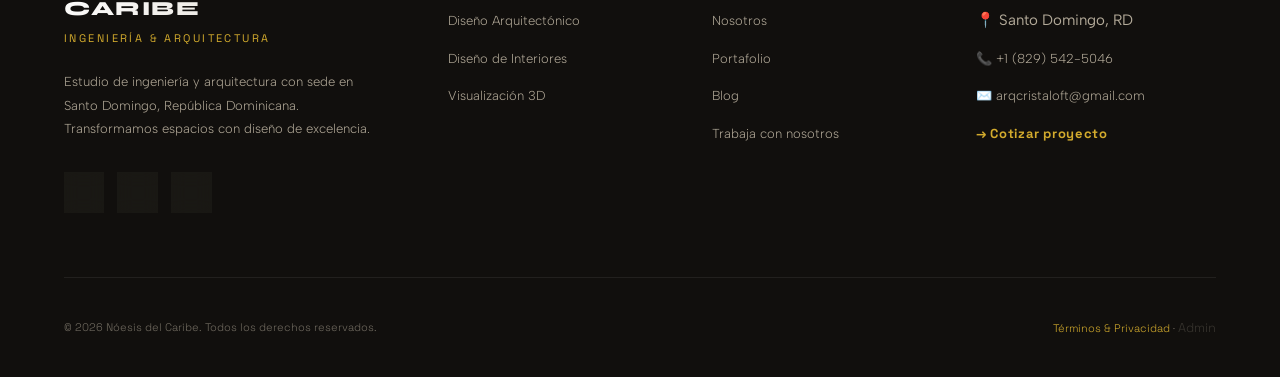
<file: pages/careers.html>
<!DOCTYPE html>
<html lang="es">
<head>
  <meta charset="UTF-8" />
  <meta name="viewport" content="width=device-width, initial-scale=1.0" />
  <meta name="description" content="Únete al equipo de Nóesis del Caribe — oportunidades para arquitectos, visualizadores 3D, diseñadores de interiores y modeladores BIM en República Dominicana." />
  <meta name="author" content="Nóesis del Caribe" />
  <link rel="canonical" href="https://noesisdelcaribe.com/careers" />
  <meta property="og:title" content="Trabaja con Nosotros — Nóesis del Caribe" />
  <meta property="og:description" content="Oportunidades profesionales y colaboración para arquitectos y diseñadores en Santo Domingo y remoto." />
  <meta property="og:type" content="website" />
  <meta property="og:url" content="https://noesisdelcaribe.com/careers" />
  <meta property="og:site_name" content="Nóesis del Caribe" />
  <title>Trabaja con Nosotros &amp; Colaboraciones — Nóesis del Caribe</title>

  <!-- Fonts -->
  <link rel="preconnect" href="https://fonts.googleapis.com" />
  <link rel="preconnect" href="https://fonts.gstatic.com" crossorigin />
  <link href="https://fonts.googleapis.com/css2?family=Albert+Sans:ital,wght@0,300;0,400;0,600;0,700;0,900;1,300&family=Space+Grotesk:wght@400;500;600;700&family=Syne:wght@600;700;800;900&display=swap" rel="stylesheet" />

  <!-- Stylesheets -->
  <link rel="stylesheet" href="/css/variables.css" />
  <link rel="stylesheet" href="/css/reset.css" />
  <link rel="stylesheet" href="/css/base.css" />
  <link rel="stylesheet" href="/css/nav.css" />
  <link rel="stylesheet" href="/css/footer.css" />

  <style>
    .careers-hero {
      background: radial-gradient(ellipse 80% 50% at 50% -20%, rgba(211, 171, 45, 0.22), transparent 70%),
                  var(--color-bg-dark);
      color: var(--color-white);
      padding: 8.5rem var(--section-padding-h) 4.5rem;
      border-bottom: 1px solid var(--border-color-gold);
    }

    .careers-hero__wrap {
      max-width: var(--container-max);
      margin: 0 auto;
    }

    .careers-hero__eyebrow {
      display: inline-flex;
      align-items: center;
      gap: 0.5rem;
      font-size: var(--font-size-xs);
      font-weight: var(--font-weight-bold);
      letter-spacing: var(--letter-spacing-caps);
      text-transform: uppercase;
      color: var(--color-gold);
      margin-bottom: 1rem;
    }

    .careers-hero__eyebrow::before {
      content: "";
      width: 1.5rem;
      height: 2px;
      background: var(--color-gold);
    }

    .careers-hero__title {
      font-size: clamp(2.2rem, 5vw, 3.8rem);
      font-weight: var(--font-weight-black);
      line-height: 1.1;
      letter-spacing: -0.02em;
      margin-bottom: 1.25rem;
    }

    .careers-hero__subtitle {
      font-size: var(--font-size-md);
      color: var(--color-warm-gray);
      max-width: 44rem;
      line-height: var(--line-height-loose);
      font-weight: var(--font-weight-light);
    }

    /* Culture grid */
    .careers-culture {
      background: var(--color-light-bg);
      padding: 5rem var(--section-padding-h);
      border-bottom: 1px solid var(--border-color);
    }

    .careers-culture__wrap {
      max-width: var(--container-max);
      margin: 0 auto;
    }

    .culture-grid {
      display: grid;
      grid-template-columns: repeat(auto-fit, minmax(280px, 1fr));
      gap: 2rem;
      margin-top: 3rem;
    }

    .culture-card {
      background: var(--color-white);
      border: 1px solid var(--border-color);
      border-radius: var(--border-radius-lg);
      padding: 2.25rem;
      box-shadow: var(--shadow-card);
      transition: transform var(--transition-base), border-color var(--transition-base);
    }

    .culture-card:hover {
      transform: translateY(-3px);
      border-color: var(--color-gold);
    }

    .culture-card__icon {
      font-size: 2.5rem;
      margin-bottom: 1.25rem;
      display: block;
    }

    .culture-card__title {
      font-size: 1.2rem;
      font-weight: var(--font-weight-bold);
      color: var(--color-near-black);
      margin-bottom: 0.65rem;
    }

    .culture-card__desc {
      font-size: var(--font-size-sm);
      color: var(--color-olive);
      line-height: var(--line-height-loose);
      font-weight: var(--font-weight-light);
    }

    /* Open Roles */
    .careers-body {
      background: var(--color-bg-primary);
      padding: 5rem var(--section-padding-h) 7rem;
    }

    .careers-wrap {
      max-width: var(--container-max);
      margin: 0 auto;
    }

    .roles-list {
      display: flex;
      flex-direction: column;
      gap: 1.75rem;
      margin-top: 3rem;
    }

    .role-card {
      background: var(--color-white);
      border: 1px solid var(--border-color);
      border-radius: var(--border-radius-lg);
      padding: 2.25rem;
      display: flex;
      justify-content: space-between;
      align-items: center;
      gap: 2rem;
      box-shadow: var(--shadow-card);
      transition: all var(--transition-base);
    }

    .role-card:hover {
      border-color: var(--color-gold);
      box-shadow: 0 8px 24px rgba(25, 23, 20, 0.06);
    }

    .role-card__main {
      flex: 1;
    }

    .role-card__tags {
      display: flex;
      gap: 0.5rem;
      margin-bottom: 0.65rem;
      flex-wrap: wrap;
    }

    .role-tag {
      font-size: var(--font-size-xs);
      font-weight: var(--font-weight-bold);
      letter-spacing: var(--letter-spacing-wide);
      text-transform: uppercase;
      padding: 0.25rem 0.6rem;
      border-radius: var(--border-radius-pill);
      background: var(--color-light-bg);
      color: var(--color-olive);
    }

    .role-tag--gold {
      background: var(--color-gold-faint);
      color: var(--color-gold-dark);
      border: 1px solid var(--border-color-gold);
    }

    .role-card__title {
      font-size: 1.35rem;
      font-weight: var(--font-weight-bold);
      color: var(--color-near-black);
      margin-bottom: 0.5rem;
    }

    .role-card__desc {
      font-size: var(--font-size-sm);
      color: var(--color-olive);
      line-height: var(--line-height-loose);
      font-weight: var(--font-weight-light);
      max-width: 48rem;
    }

    /* Application Section */
    .apply-section {
      margin-top: 5rem;
      background: var(--color-near-black);
      color: var(--color-white);
      border-radius: var(--border-radius-lg);
      padding: 3.5rem;
      border: 1px solid var(--border-color-gold);
      display: grid;
      grid-template-columns: 1fr 1fr;
      gap: 3.5rem;
      align-items: center;
    }

    .apply-form label {
      display: block;
      font-size: var(--font-size-xs);
      font-weight: var(--font-weight-bold);
      text-transform: uppercase;
      letter-spacing: var(--letter-spacing-wide);
      color: var(--color-warm-gray);
      margin-bottom: 0.4rem;
    }

    .apply-form input,
    .apply-form textarea,
    .apply-form select {
      width: 100%;
      background: rgba(255, 255, 255, 0.06);
      border: 1px solid rgba(255, 255, 255, 0.15);
      border-radius: var(--border-radius-md);
      color: var(--color-white);
      padding: 0.75rem 1rem;
      font-family: inherit;
      font-size: var(--font-size-sm);
      margin-bottom: 1.25rem;
      transition: border-color var(--transition-fast);
    }

    .apply-form input:focus,
    .apply-form textarea:focus,
    .apply-form select:focus {
      outline: none;
      border-color: var(--color-gold);
      background: rgba(255, 255, 255, 0.1);
    }

    @media (max-width: 900px) {
      .role-card {
        flex-direction: column;
        align-items: flex-start;
      }
      .apply-section {
        grid-template-columns: 1fr;
        padding: 2.25rem;
        gap: 2rem;
      }
    }
  </style>
</head>
<body>

  <!-- ═══════════════════════════════════════
       NAVIGATION
  ═══════════════════════════════════════ -->
  <nav class="nav" id="mainNav" role="navigation" aria-label="Navegación principal">
    <a href="/" class="nav__logo" aria-label="Nóesis del Caribe — Inicio">
      <svg class="nav__logo-icon" viewBox="0 0 100 100" fill="none" xmlns="http://www.w3.org/2000/svg" aria-hidden="true">
        <polygon points="18,80 18,28 38,18 38,80" fill="#D3AB2D"/>
        <rect x="22" y="32" width="8" height="8" fill="rgba(25,23,20,0.35)"/>
        <polygon points="46,80 46,38 72,22 72,56 58,56 58,80" fill="#D3AB2D"/>
        <polygon points="58,56 72,56 72,80 58,80" fill="rgba(25,23,20,0.18)"/>
      </svg>
      <div class="nav__logo-text">
        <strong>Nóesis del Caribe</strong>
        <span>Ingeniería &amp; Arquitectura</span>
      </div>
    </a>

    <ul class="nav__links" id="navMenu" role="list">
      <li><a href="/#services">Servicios</a></li>
      <li><a href="/#portfolio">Portafolio</a></li>
      <li><a href="/#proceso">Proceso</a></li>
      <li><a href="/blog">Blog</a></li>
      <li><a href="/#cotizar" class="nav__cta">Cotizar Proyecto</a></li>
    </ul>
  </nav>

  <!-- ═══════════════════════════════════════
       HERO
  ═══════════════════════════════════════ -->
  <header class="careers-hero">
    <div class="careers-hero__wrap">
      <div class="careers-hero__eyebrow">Equipo &amp; Alianzas Profesionales</div>
      <h1 class="careers-hero__title">Diseña con Visión, Construye con Propósito</h1>
      <p class="careers-hero__subtitle">
        En Nóesis del Caribe creemos que la arquitectura trascendente surge de la unión entre rigor ingenieril, sensibilidad estética y trabajo colaborativo. Buscamos mentes creativas y precisas.
      </p>
    </div>
  </header>

  <!-- ═══════════════════════════════════════
       CULTURE & VALUES
  ═══════════════════════════════════════ -->
  <section class="careers-culture" aria-labelledby="culture-title">
    <div class="careers-culture__wrap">
      <p class="section-label">Nuestra Cultura</p>
      <h2 class="section-title" id="culture-title">¿Por qué colaborar con Nóesis?</h2>
      <div class="culture-grid">
        <div class="culture-card">
          <span class="culture-card__icon" aria-hidden="true">🏛️</span>
          <h3 class="culture-card__title">Proyectos de Alto Nivel</h3>
          <p class="culture-card__desc">Intervenimos en residencias de lujo, villas de descanso y espacios comerciales en Santo Domingo, La Romana y polos turísticos de RD.</p>
        </div>
        <div class="culture-card">
          <span class="culture-card__icon" aria-hidden="true">🌐</span>
          <h3 class="culture-card__title">Flexibilidad &amp; Metodología Remota</h3>
          <p class="culture-card__desc">Flujo de trabajo digital optimizado en la nube que permite colaboración fluida tanto presencial en Santo Domingo como 100% remota.</p>
        </div>
        <div class="culture-card">
          <span class="culture-card__icon" aria-hidden="true">💎</span>
          <h3 class="culture-card__title">Estándar de Calidad Impecable</h3>
          <p class="culture-card__desc">Sin atajos. Cuidamos cada encuentro de material, cada plano acotado y cada render fotorrealista con devoción arquitectónica.</p>
        </div>
      </div>
    </div>
  </section>

  <!-- ═══════════════════════════════════════
       OPEN POSITIONS
  ═══════════════════════════════════════ -->
  <main class="careers-body">
    <div class="careers-wrap">
      <p class="section-label">Convocatorias Abiertas</p>
      <h2 class="section-title">Posiciones y Colaboraciones Disponibles</h2>

      <div class="roles-list">

        <!-- Role 1 -->
        <article class="role-card">
          <div class="role-card__main">
            <div class="role-card__tags">
              <span class="role-tag role-tag--gold">Arquitectura</span>
              <span class="role-tag">Santo Domingo / Híbrido</span>
              <span class="role-tag">Tiempo Completo / Proyecto</span>
            </div>
            <h3 class="role-card__title">Arquitecto(a) Proyectista de Interiores &amp; Residencial</h3>
            <p class="role-card__desc">
              Responsable de conceptualización espacial, anteproyectos, selección de acabados, diseño de mobiliario integrado y elaboración de planos ejecutivos para proyectos residenciales de alta gama.
            </p>
          </div>
          <a href="#postular" class="btn btn--primary" style="white-space:nowrap" onclick="selectRole('Arquitecto(a) Proyectista')">Postular ahora</a>
        </article>

        <!-- Role 2 -->
        <article class="role-card">
          <div class="role-card__main">
            <div class="role-card__tags">
              <span class="role-tag role-tag--gold">Visualización 3D</span>
              <span class="role-tag">100% Remoto</span>
              <span class="role-tag">Por Proyecto / Freelance</span>
            </div>
            <h3 class="role-card__title">Artista de Visualización Arquitectónica &amp; Renders 3D</h3>
            <p class="role-card__desc">
              Modelado de volumetrías complejas, ambientación fotorrealista, iluminación físicamente correcta y postproducción de escenas diurnas y nocturnas con software contemporáneo (3ds Max, Corona, Blender, D5, Lumion).
            </p>
          </div>
          <a href="#postular" class="btn btn--primary" style="white-space:nowrap" onclick="selectRole('Artista Visualizador 3D')">Postular ahora</a>
        </article>

        <!-- Role 3 -->
        <article class="role-card">
          <div class="role-card__main">
            <div class="role-card__tags">
              <span class="role-tag role-tag--gold">Ingeniería &amp; BIM</span>
              <span class="role-tag">Remoto / Híbrido</span>
              <span class="role-tag">Medio Tiempo / Proyecto</span>
            </div>
            <h3 class="role-card__title">Dibujante Técnico CAD / Modelador BIM (Revit)</h3>
            <p class="role-card__desc">
              Desarrollo de documentación técnica, plantas dimensionadas, secciones constructivas, despieces hidrosanitarios y eléctricos conforme a los reglamentos y normativas de edificación de la República Dominicana.
            </p>
          </div>
          <a href="#postular" class="btn btn--primary" style="white-space:nowrap" onclick="selectRole('Modelador BIM / CAD')">Postular ahora</a>
        </article>

      </div>

      <!-- Application Box -->
      <section class="apply-section" id="postular">
        <div>
          <span style="font-size:0.75rem;font-weight:700;color:var(--color-gold);letter-spacing:0.2em;text-transform:uppercase;display:block;margin-bottom:0.75rem">Postulación Directa</span>
          <h3 style="font-size:2rem;font-weight:900;line-height:1.2;margin-bottom:1rem">Envía tu Portafolio al Estudio</h3>
          <p style="color:var(--color-warm-gray);line-height:1.8;font-size:0.95rem;margin-bottom:1.5rem">
            Revisamos activamente portafolios y hojas de vida de profesionales independientes y talentos emergentes. Cuéntanos sobre tu experiencia y comparte enlaces a tus trabajos más destacados (Behance, Google Drive, web personal o PDF).
          </p>
          <div style="font-size:0.85rem;color:var(--color-warm-gray);line-height:1.6">
            <p>📍 Santo Domingo, República Dominicana</p>
            <p>✉️ <a href="mailto:arqcristaloft@gmail.com" style="color:var(--color-gold);text-decoration:none">arqcristaloft@gmail.com</a></p>
            <p>💬 <a href="https://wa.me/18295425046" style="color:var(--color-gold);text-decoration:none">WhatsApp Directo: +1 (829) 542-5046</a></p>
          </div>
        </div>

        <form class="apply-form" onsubmit="handleApplySubmit(event)">
          <div>
            <label for="appRole">Posición de interés</label>
            <select id="appRole" required>
              <option value="Arquitecto(a) Proyectista">Arquitecto(a) Proyectista</option>
              <option value="Artista Visualizador 3D">Artista de Visualización 3D</option>
              <option value="Modelador BIM / CAD">Modelador BIM / Dibujante CAD</option>
              <option value="Otra colaboración profesional">Otra colaboración profesional</option>
            </select>
          </div>
          <div>
            <label for="appName">Nombre completo</label>
            <input type="text" id="appName" placeholder="Tu nombre y apellido" required />
          </div>
          <div>
            <label for="appEmail">Correo electrónico</label>
            <input type="email" id="appEmail" placeholder="tu@correo.com" required />
          </div>
          <div>
            <label for="appPortfolio">Enlace a Portafolio / Behance / Drive</label>
            <input type="url" id="appPortfolio" placeholder="https://..." required />
          </div>
          <div>
            <label for="appNote">Breve reseña o mensaje</label>
            <textarea id="appNote" rows="3" placeholder="Cuéntanos brevemente sobre tu experiencia y disponibilidad..."></textarea>
          </div>
          <button type="submit" class="btn btn--primary" style="width:100%;justify-content:center">Enviar candidatura</button>
          <p id="applySuccess" style="display:none;color:var(--color-gold);font-size:0.85rem;margin-top:1rem;text-align:center">
            ¡Mensaje preparado! Te hemos redirigido a tu correo para enviar tu portafolio directamente a arqcristaloft@gmail.com.
          </p>
        </form>
      </section>

    </div>
  </main>

  <!-- ═══════════════════════════════════════
       FOOTER
  ═══════════════════════════════════════ -->
  <footer class="footer" role="contentinfo">
    <div class="footer__top">
      <div class="footer__brand">
        <p class="footer__brand-name">Nóesis del Caribe</p>
        <p class="footer__brand-sub">Ingeniería &amp; Arquitectura</p>
        <p class="footer__desc">Estudio de ingeniería y arquitectura con sede en Santo Domingo, República Dominicana. Transformamos espacios con diseño de excelencia.</p>
        <div class="footer__social" role="list" aria-label="Redes sociales">
          <a class="footer__social-btn" href="https://www.instagram.com/noesis.cb/" target="_blank" rel="noopener" role="listitem" aria-label="Instagram">📷</a>
          <a class="footer__social-btn" href="https://wa.me/18295425046" target="_blank" rel="noopener" role="listitem" aria-label="WhatsApp">💬</a>
          <a class="footer__social-btn" href="https://www.linkedin.com/in/cristal-fabian-8961b53a7/" target="_blank" rel="noopener" role="listitem" aria-label="LinkedIn">💼</a>
        </div>
      </div>

      <div class="footer__col">
        <h4 class="footer__col-title">Servicios</h4>
        <ul class="footer__links" role="list">
          <li><a href="/#services">Diseño Arquitectónico</a></li>
          <li><a href="/#services">Diseño de Interiores</a></li>
          <li><a href="/#services">Visualización 3D</a></li>
        </ul>
      </div>

      <div class="footer__col">
        <h4 class="footer__col-title">Empresa</h4>
        <ul class="footer__links" role="list">
          <li><a href="/#nosotros">Nosotros</a></li>
          <li><a href="/#portfolio">Portafolio</a></li>
          <li><a href="/blog">Blog</a></li>
          <li><a href="/careers">Trabaja con nosotros</a></li>
        </ul>
      </div>

      <div class="footer__col">
        <h4 class="footer__col-title">Contacto</h4>
        <ul class="footer__links" role="list">
          <li><span>📍 Santo Domingo, RD</span></li>
          <li><a href="tel:+18295425046">📞 +1 (829) 542-5046</a></li>
          <li><a href="mailto:arqcristaloft@gmail.com">✉️ arqcristaloft@gmail.com</a></li>
          <li><a href="/#cotizar" class="footer__links-cta">→ Cotizar proyecto</a></li>
        </ul>
      </div>
    </div>

    <div class="footer__bottom">
      <p>© 2026 Nóesis del Caribe. Todos los derechos reservados.</p>
      <p><a href="/terminos" style="color:var(--color-gold);text-decoration:none">Términos &amp; Privacidad</a> · <a href="/admin" style="color:inherit;opacity:.4;font-size:.8rem">Admin</a></p>
    </div>
  </footer>

  <script>
    function selectRole(roleTitle) {
      const select = document.getElementById('appRole');
      for (let i = 0; i < select.options.length; i++) {
        if (select.options[i].value === roleTitle) {
          select.selectedIndex = i;
          break;
        }
      }
    }

    function handleApplySubmit(e) {
      e.preventDefault();
      const role = document.getElementById('appRole').value;
      const name = document.getElementById('appName').value;
      const email = document.getElementById('appEmail').value;
      const portfolio = document.getElementById('appPortfolio').value;
      const note = document.getElementById('appNote').value;

      const subject = encodeURIComponent(`Candidatura: ${role} — ${name}`);
      const body = encodeURIComponent(
        `Hola Nóesis del Caribe,\n\nMi nombre es ${name} y me gustaría postular a la posición de ${role}.\n\n` +
        `Mi correo de contacto: ${email}\n` +
        `Enlace a mi portafolio/CV: ${portfolio}\n\n` +
        `Notas adicionales:\n${note}\n\nQuedo a la espera de su respuesta.\nSaludos cordiales,\n${name}`
      );

      const mailtoUrl = `mailto:arqcristaloft@gmail.com?subject=${subject}&body=${body}`;
      document.getElementById('applySuccess').style.display = 'block';
      window.location.href = mailtoUrl;
    }
  </script>

</body>
</html>
</file>
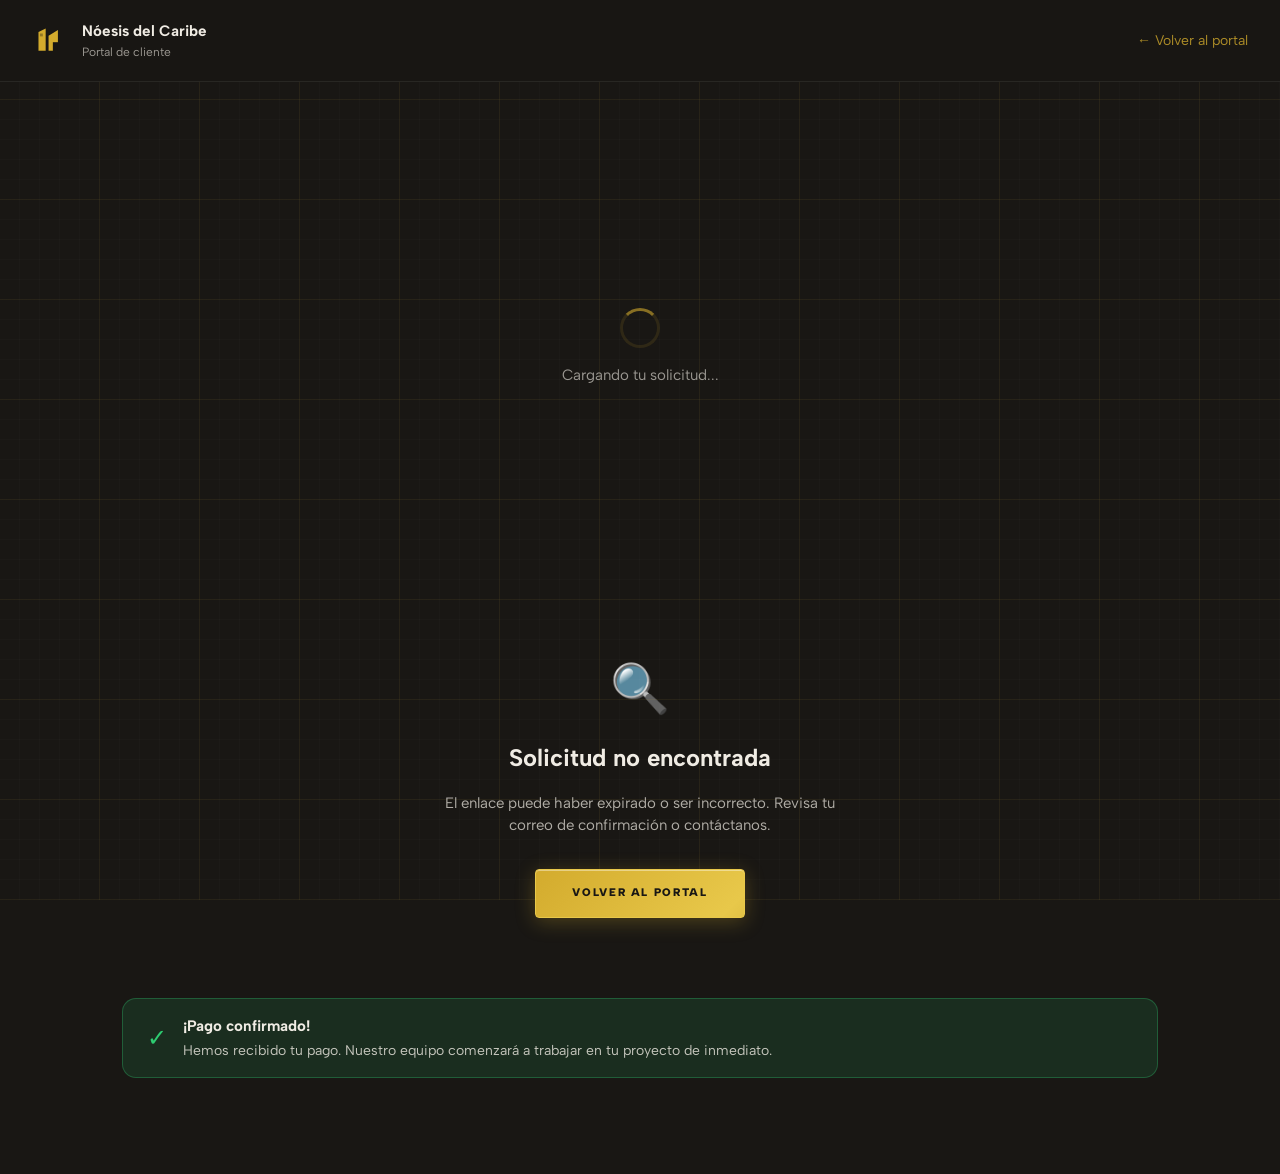
<file: pages/mi-pedido.html>
<!DOCTYPE html>
<html lang="es">
<head>
  <meta charset="UTF-8" />
  <meta name="viewport" content="width=device-width, initial-scale=1.0" />
  <meta name="description" content="Estado de tu solicitud — Nóesis del Caribe" />
  <title>Mi Pedido — Nóesis del Caribe</title>
  <link rel="preconnect" href="https://fonts.googleapis.com" />
  <link rel="preconnect" href="https://fonts.gstatic.com" crossorigin />
  <link href="https://fonts.googleapis.com/css2?family=Albert+Sans:ital,wght@0,300;0,400;0,600;0,700;0,900;1,300&family=Space+Grotesk:wght@400;500;600;700&family=Syne:wght@600;700;800;900&display=swap" rel="stylesheet" />
  <link rel="stylesheet" href="/css/variables.css" />
  <link rel="stylesheet" href="/css/reset.css" />
  <link rel="stylesheet" href="/css/base.css" />
  <link rel="stylesheet" href="/css/order-status.css" />
</head>
<body class="order-status-body">

  <!-- NAV -->
  <nav class="os-nav">
    <a href="/" class="os-nav__logo" aria-label="Volver al portal Nóesis">
      <svg viewBox="0 0 100 100" fill="none" xmlns="http://www.w3.org/2000/svg" width="36" height="36">
        <polygon points="18,80 18,28 38,18 38,80" fill="#D3AB2D"/>
        <rect x="22" y="32" width="8" height="8" fill="rgba(25,23,20,0.35)"/>
        <polygon points="46,80 46,38 72,22 72,56 58,56 58,80" fill="#D3AB2D"/>
        <polygon points="58,56 72,56 72,80 58,80" fill="rgba(25,23,20,0.18)"/>
      </svg>
      <div>
        <strong>Nóesis del Caribe</strong>
        <span>Portal de cliente</span>
      </div>
    </a>
    <a href="/" class="os-nav__back">← Volver al portal</a>
  </nav>

  <main class="os-main">

    <!-- Loading state -->
    <div class="os-loading" id="osLoading">
      <div class="os-loading__spinner" aria-hidden="true"></div>
      <p>Cargando tu solicitud...</p>
    </div>

    <!-- Error state -->
    <div class="os-error" id="osError" hidden>
      <div class="os-error__icon" aria-hidden="true">🔍</div>
      <h1>Solicitud no encontrada</h1>
      <p>El enlace puede haber expirado o ser incorrecto. Revisa tu correo de confirmación o contáctanos.</p>
      <a href="/" class="btn btn--primary">Volver al portal</a>
    </div>

    <!-- Payment success banner -->
    <div class="os-success-banner" id="paymentSuccessBanner" hidden>
      <span>✓</span>
      <div>
        <strong>¡Pago confirmado!</strong>
        <p>Hemos recibido tu pago. Nuestro equipo comenzará a trabajar en tu proyecto de inmediato.</p>
      </div>
    </div>

    <!-- Order content -->
    <div class="os-content" id="osContent" hidden>

      <!-- Header -->
      <header class="os-header">
        <div>
          <p class="os-header__eyebrow">Solicitud de proyecto</p>
          <h1 class="os-header__title" id="osOrderId"></h1>
        </div>
        <div class="os-status-badge" id="osStatusBadge"></div>
      </header>

      <!-- Status timeline -->
      <div class="os-timeline" id="osTimeline" aria-label="Estado del proyecto">
        <div class="os-timeline__step" data-step="recibido">
          <div class="os-timeline__dot"></div>
          <div class="os-timeline__text">
            <strong>Solicitud recibida</strong>
            <span>Revisando tu proyecto</span>
          </div>
        </div>
        <div class="os-timeline__step" data-step="cotizado">
          <div class="os-timeline__dot"></div>
          <div class="os-timeline__text">
            <strong>Cotización enviada</strong>
            <span>Revisa y acepta para continuar</span>
          </div>
        </div>
        <div class="os-timeline__step" data-step="pagado">
          <div class="os-timeline__dot"></div>
          <div class="os-timeline__text">
            <strong>Pago recibido</strong>
            <span>En producción</span>
          </div>
        </div>
        <div class="os-timeline__step" data-step="en_curso">
          <div class="os-timeline__dot"></div>
          <div class="os-timeline__text">
            <strong>Diseño en proceso</strong>
            <span>Tu proyecto está en manos de nuestro equipo</span>
          </div>
        </div>
        <div class="os-timeline__step" data-step="entregado">
          <div class="os-timeline__dot"></div>
          <div class="os-timeline__text">
            <strong>Diseños entregados</strong>
            <span>Listo para descargar</span>
          </div>
        </div>
      </div>

      <div class="os-grid">

        <!-- Left: order summary -->
        <div class="os-card">
          <h2 class="os-card__title">Resumen de tu solicitud</h2>
          <div class="os-info-table" id="orderSummary"></div>
        </div>

        <!-- Right: action area (changes by status) -->
        <div class="os-action-area">

          <!-- Quote panel (shown when status = cotizado) -->
          <div class="os-quote-panel" id="quotePanel" hidden>
            <div class="os-quote-panel__header">
              <p class="os-quote-panel__label">Tu cotización</p>
              <p class="os-quote-panel__amount" id="quoteAmount">RD$ —</p>
            </div>
            <div class="os-quote-panel__details" id="quoteDetails"></div>
            <button class="btn btn--primary os-pay-btn" id="payBtn">
              Aceptar y pagar ahora
            </button>
            <p class="os-quote-panel__note">
              Pago seguro a través de Stripe. No almacenamos datos de tarjeta.
            </p>
          </div>

          <!-- Pending panel (shown when status = recibido) -->
          <div class="os-pending-panel" id="pendingPanel" hidden>
            <div class="os-pending-panel__icon" aria-hidden="true">⏳</div>
            <h3>En revisión</h3>
            <p>Nuestro equipo está revisando tu solicitud. Recibirás tu cotización por correo electrónico en 24–48 horas hábiles.</p>
          </div>

          <!-- In progress panel -->
          <div class="os-pending-panel" id="inProgressPanel" hidden>
            <div class="os-pending-panel__icon" aria-hidden="true">🏗️</div>
            <h3>Tu diseño está en proceso</h3>
            <p>Nuestro equipo está trabajando en tu proyecto. Te notificaremos por correo cuando los diseños estén listos.</p>
          </div>

          <!-- Delivery panel (shown when status = entregado) -->
          <div class="os-delivery-panel" id="deliveryPanel" hidden>
            <div class="os-delivery-panel__header">
              <span class="os-delivery-panel__icon" aria-hidden="true">🏆</span>
              <h3>Tus diseños están listos</h3>
              <p>Descarga los archivos de tu proyecto a continuación.</p>
            </div>
            <div class="os-file-list" id="deliveryFileList"></div>
          </div>

          <!-- Paid panel -->
          <div class="os-pending-panel" id="paidPanel" hidden>
            <div class="os-pending-panel__icon" aria-hidden="true">✅</div>
            <h3>Pago confirmado</h3>
            <p>Hemos recibido tu pago. El equipo de Nóesis comenzará tu diseño de inmediato.</p>
          </div>

        </div>

      </div><!-- /.os-grid -->

      <!-- Contact footer -->
      <footer class="os-footer">
        <p>¿Tienes preguntas sobre tu proyecto? Escríbenos a
          <a href="mailto:arqcristaloft@gmail.com">arqcristaloft@gmail.com</a>
          o contáctanos por WhatsApp.
        </p>
      </footer>

    </div><!-- /#osContent -->

  </main>

  <script src="/js/order-status.js"></script>
</body>
</html>
</file>
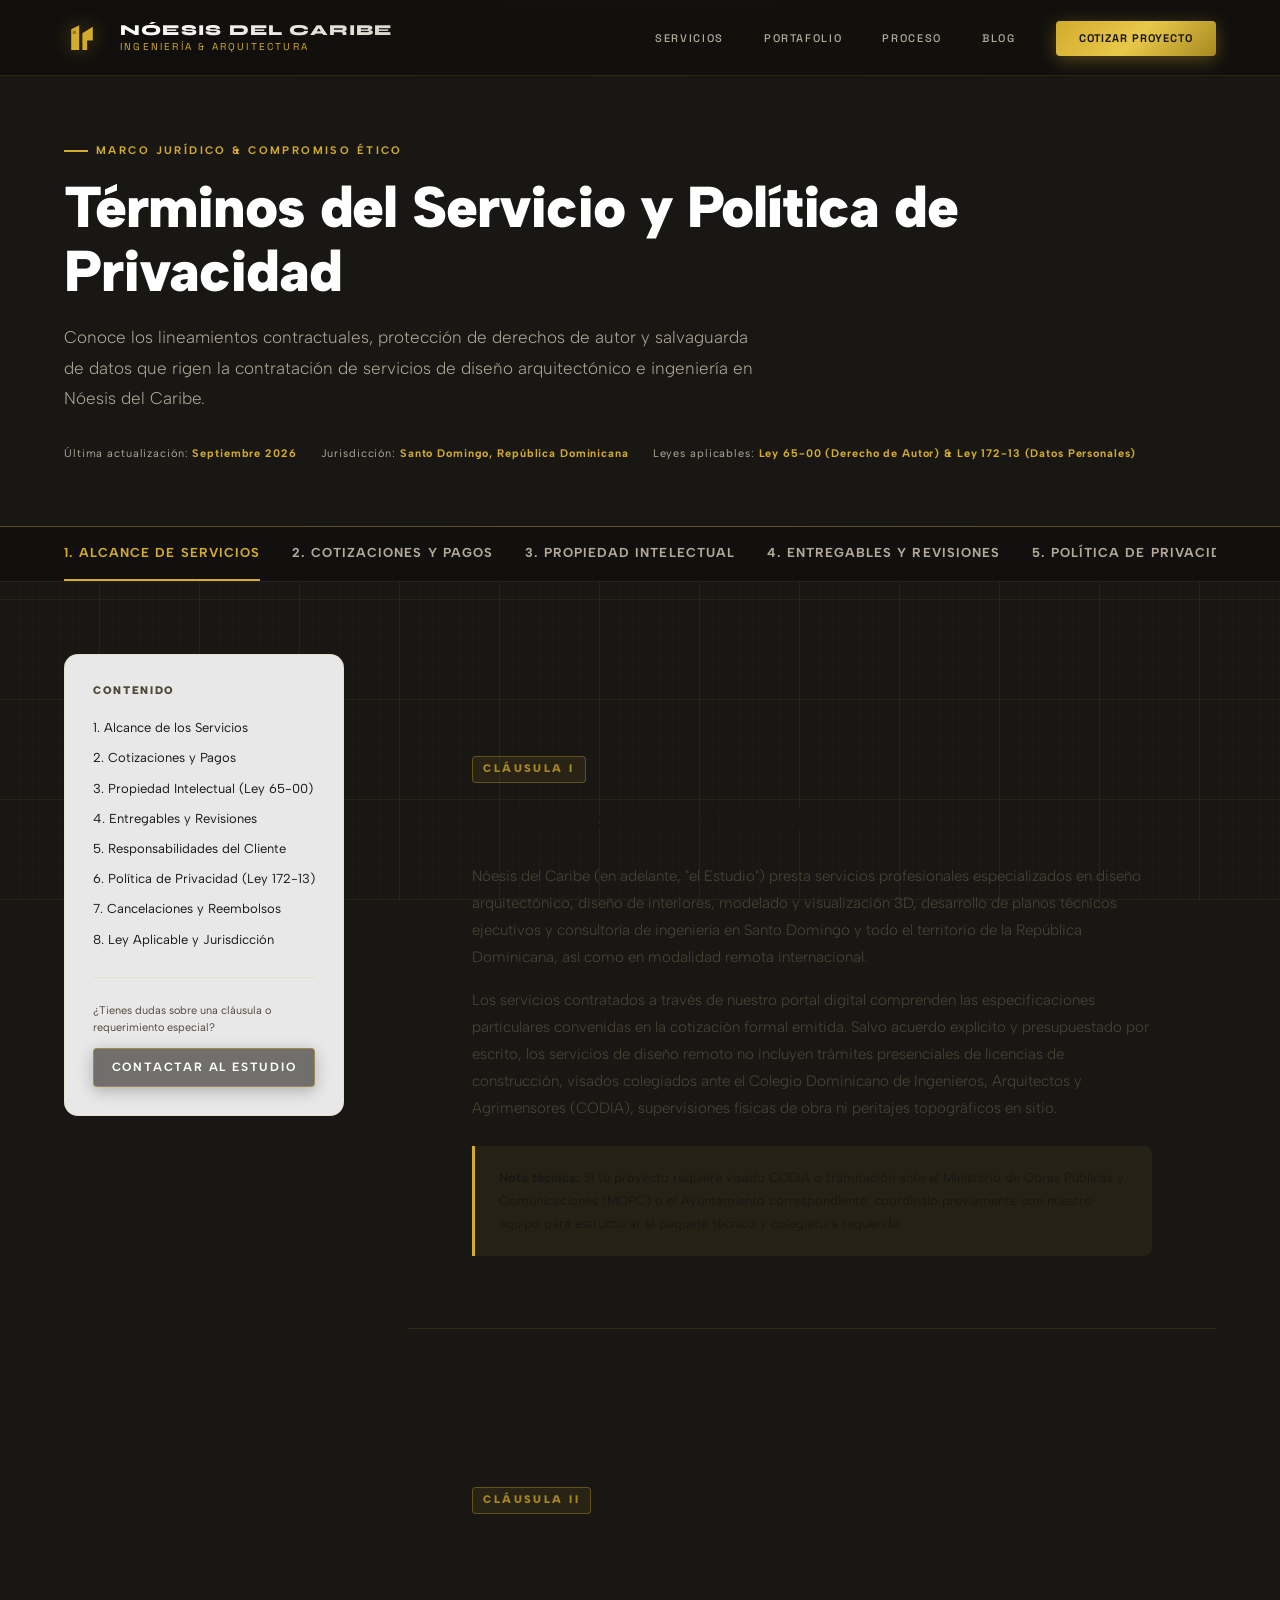
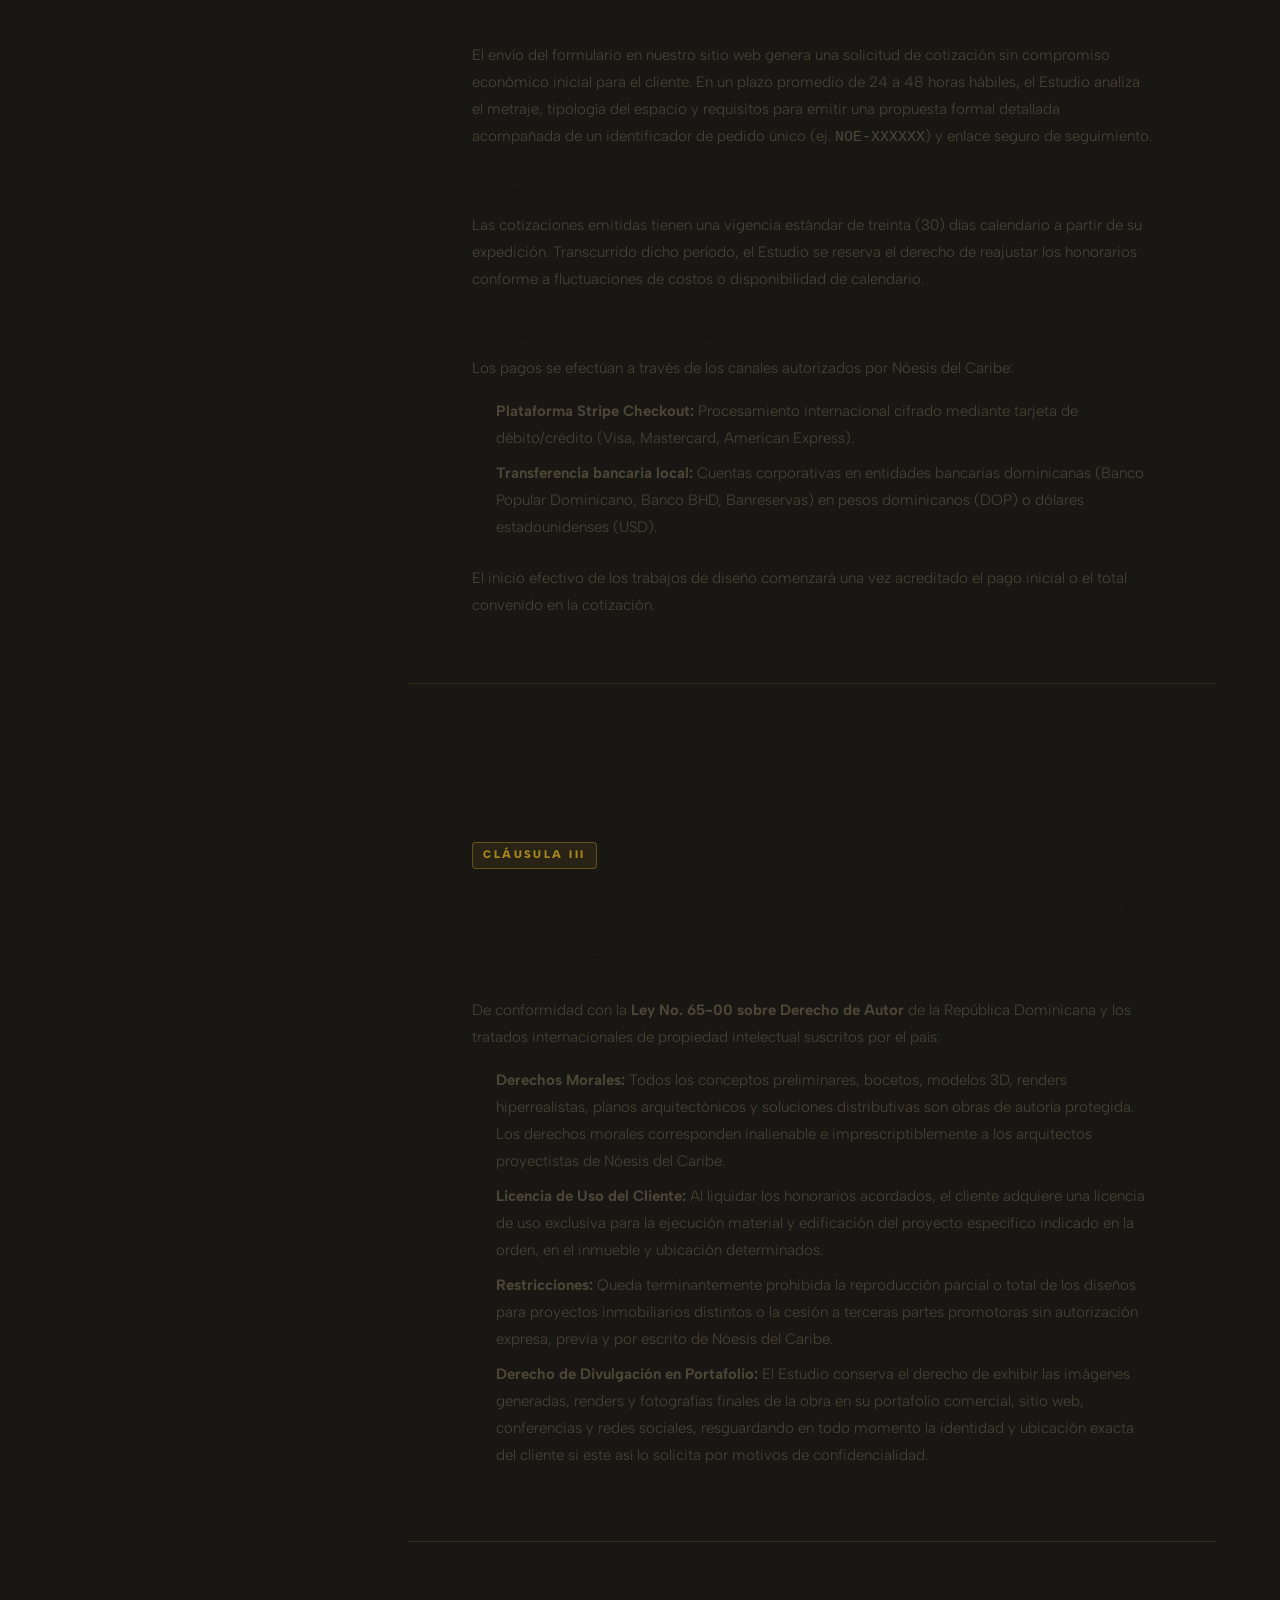
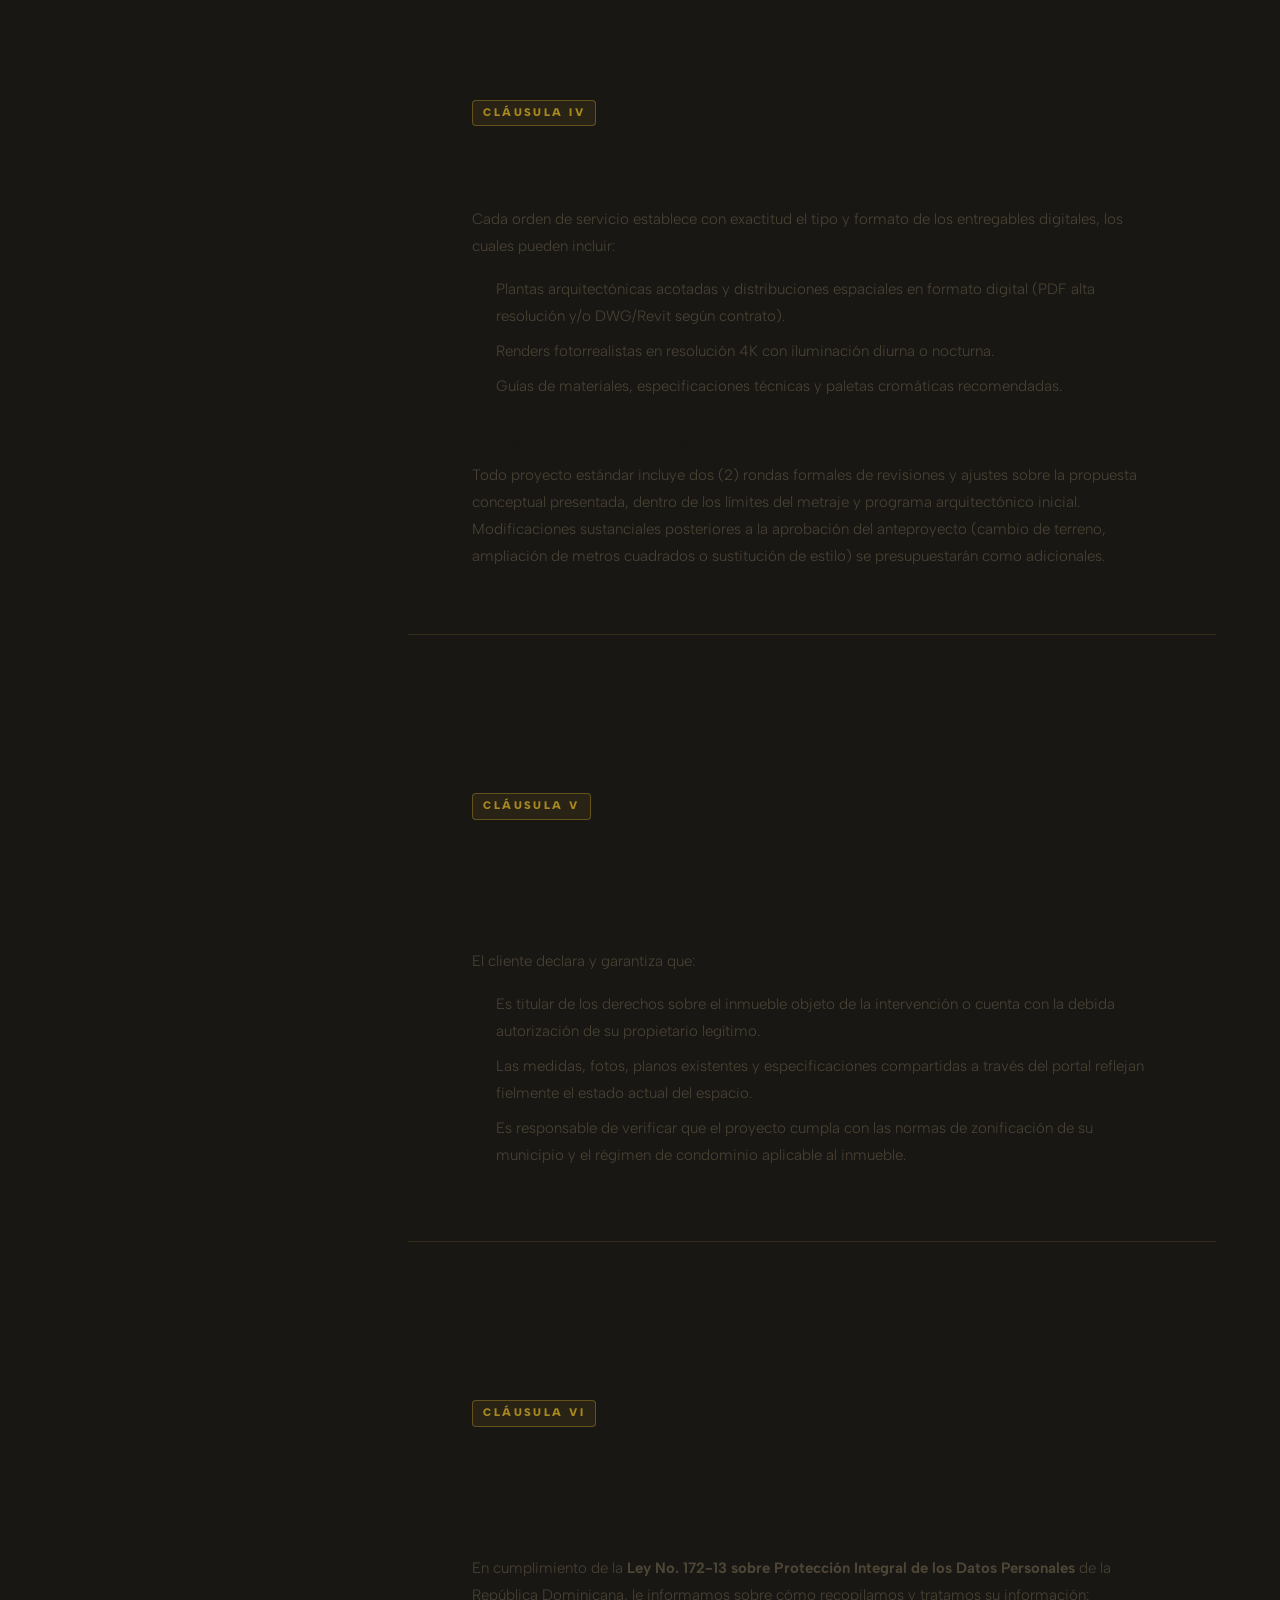
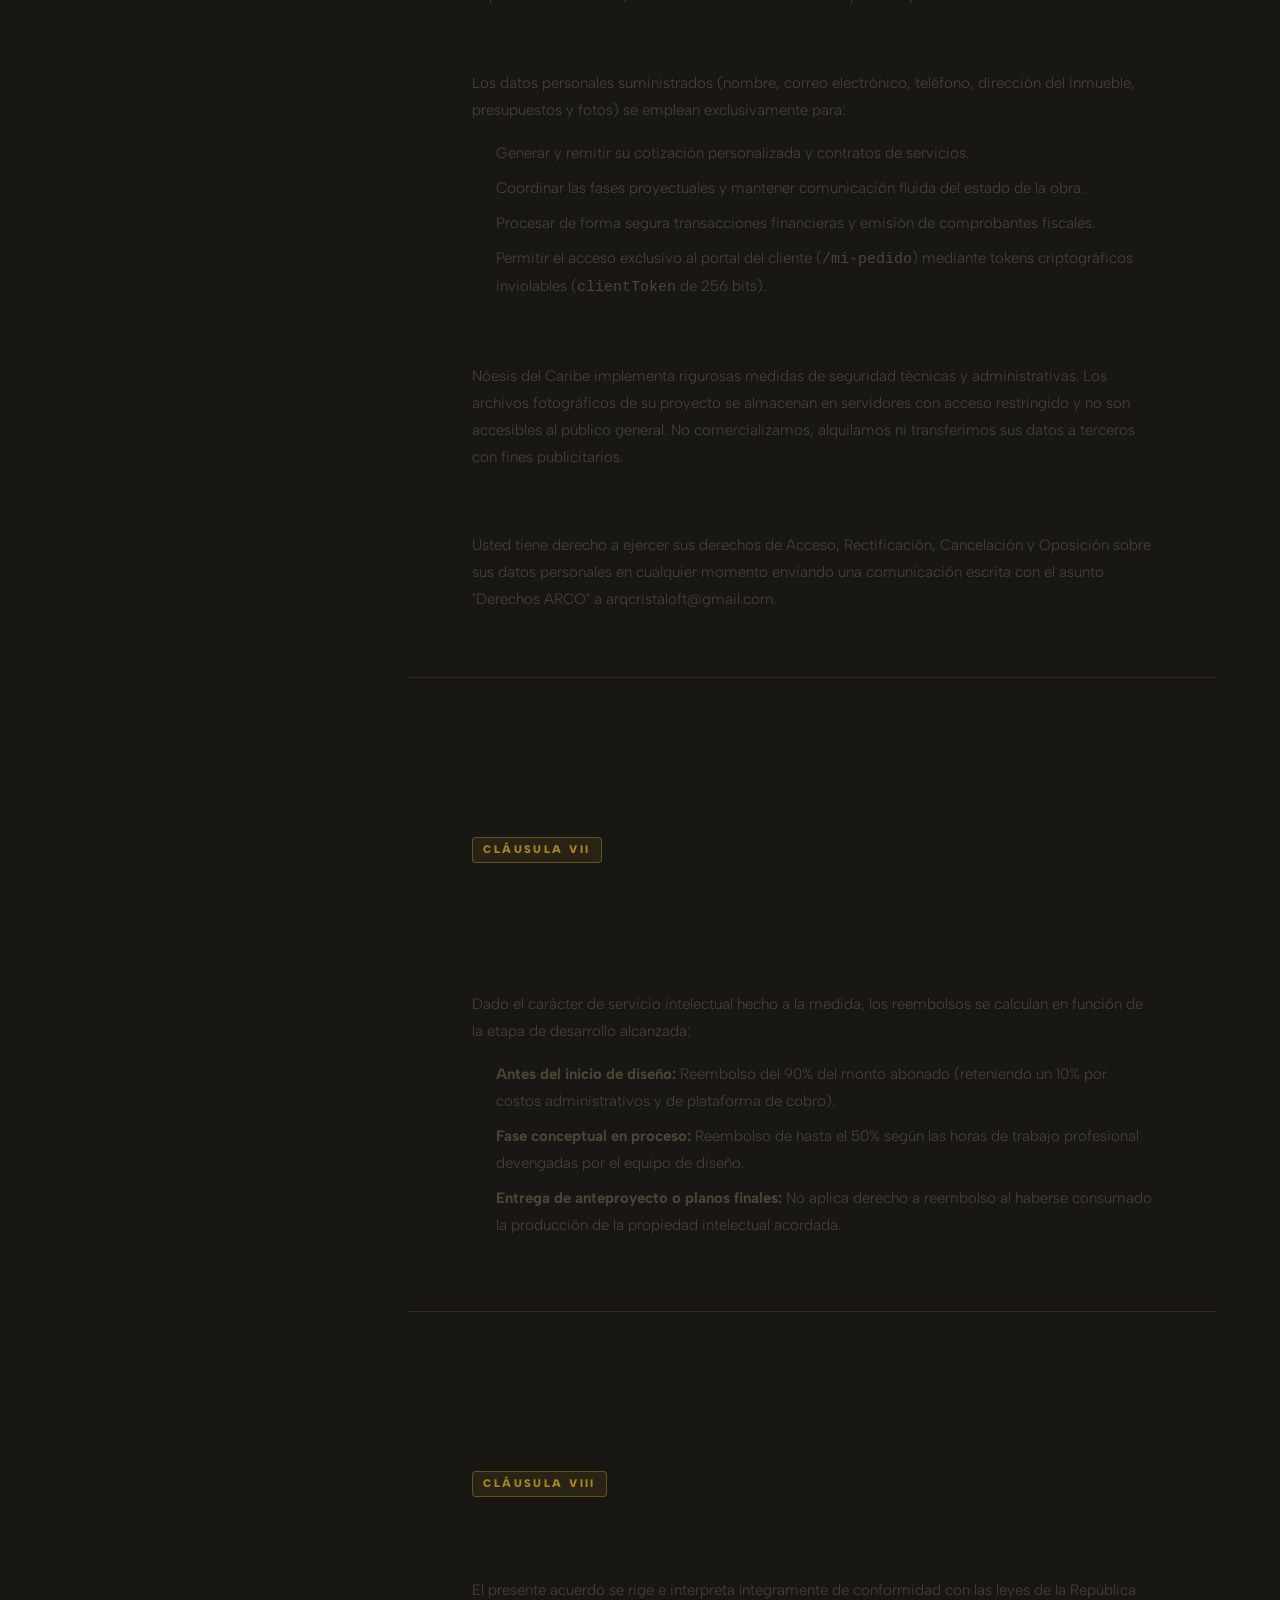
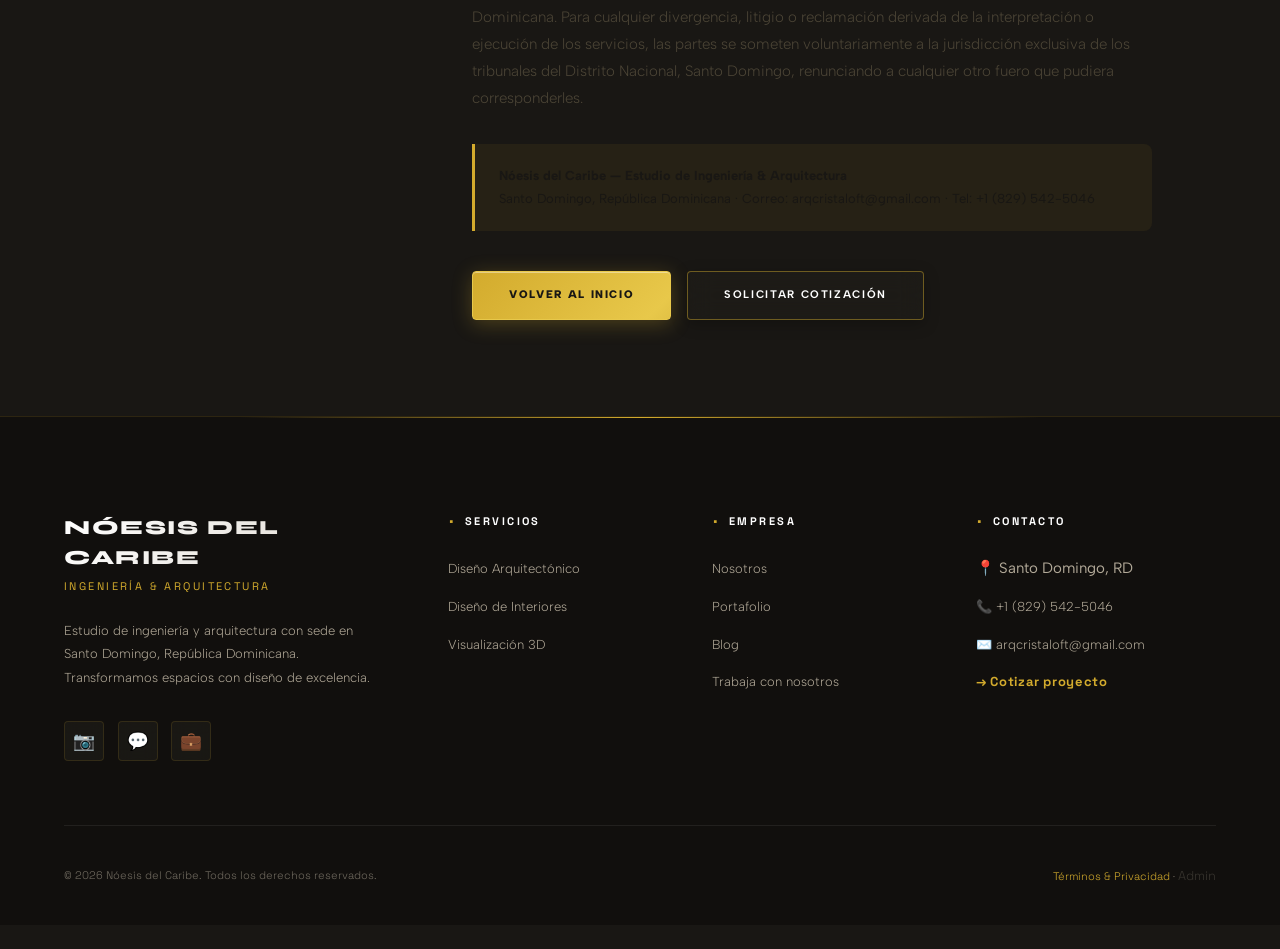
<file: pages/terminos.html>
<!DOCTYPE html>
<html lang="es">
<head>
  <meta charset="UTF-8" />
  <meta name="viewport" content="width=device-width, initial-scale=1.0" />
  <meta name="description" content="Términos y condiciones del servicio y política de privacidad de Nóesis del Caribe — estudio de ingeniería y arquitectura en Santo Domingo, República Dominicana." />
  <meta name="author" content="Nóesis del Caribe" />
  <meta name="robots" content="index, follow" />
  <link rel="canonical" href="https://noesisdelcaribe.com/terminos" />
  <meta property="og:title" content="Términos y Condiciones &amp; Privacidad — Nóesis del Caribe" />
  <meta property="og:description" content="Marco contractual, propiedad intelectual y política de privacidad para servicios de arquitectura e ingeniería." />
  <meta property="og:type" content="website" />
  <meta property="og:url" content="https://noesisdelcaribe.com/terminos" />
  <meta property="og:site_name" content="Nóesis del Caribe" />
  <title>Términos y Condiciones &amp; Privacidad — Nóesis del Caribe</title>

  <!-- Fonts -->
  <link rel="preconnect" href="https://fonts.googleapis.com" />
  <link rel="preconnect" href="https://fonts.gstatic.com" crossorigin />
  <link href="https://fonts.googleapis.com/css2?family=Albert+Sans:ital,wght@0,300;0,400;0,600;0,700;0,900;1,300&family=Space+Grotesk:wght@400;500;600;700&family=Syne:wght@600;700;800;900&display=swap" rel="stylesheet" />

  <!-- Stylesheets -->
  <link rel="stylesheet" href="/css/variables.css" />
  <link rel="stylesheet" href="/css/reset.css" />
  <link rel="stylesheet" href="/css/base.css" />
  <link rel="stylesheet" href="/css/nav.css" />
  <link rel="stylesheet" href="/css/footer.css" />

  <style>
    .legal-hero {
      background: radial-gradient(ellipse 80% 50% at 50% -20%, rgba(211, 171, 45, 0.18), transparent 70%),
                  var(--color-bg-dark);
      color: var(--color-white);
      padding: 8.5rem var(--section-padding-h) 4rem;
      border-bottom: 1px solid var(--border-color-gold);
      position: relative;
    }

    .legal-hero__wrap {
      max-width: var(--container-max);
      margin: 0 auto;
    }

    .legal-hero__eyebrow {
      display: inline-flex;
      align-items: center;
      gap: 0.5rem;
      font-size: var(--font-size-xs);
      font-weight: var(--font-weight-bold);
      letter-spacing: var(--letter-spacing-caps);
      text-transform: uppercase;
      color: var(--color-gold);
      margin-bottom: 1rem;
    }

    .legal-hero__eyebrow::before {
      content: "";
      width: 1.5rem;
      height: 2px;
      background: var(--color-gold);
    }

    .legal-hero__title {
      font-size: clamp(2.2rem, 5vw, 3.6rem);
      font-weight: var(--font-weight-black);
      line-height: 1.1;
      letter-spacing: -0.02em;
      margin-bottom: 1.25rem;
    }

    .legal-hero__subtitle {
      font-size: var(--font-size-md);
      color: var(--color-warm-gray);
      max-width: 44rem;
      line-height: var(--line-height-loose);
      font-weight: var(--font-weight-light);
    }

    .legal-hero__meta {
      margin-top: 2rem;
      display: flex;
      flex-wrap: wrap;
      gap: 1.5rem;
      font-size: var(--font-size-xs);
      color: var(--color-warm-gray);
      letter-spacing: var(--letter-spacing-wide);
    }

    .legal-hero__meta span strong {
      color: var(--color-gold);
    }

    /* Quick jump navigation */
    .legal-tabs {
      background: #12100e;
      border-bottom: 1px solid rgba(255, 255, 255, 0.08);
      position: sticky;
      top: 4.5rem;
      z-index: 50;
      padding: 0 var(--section-padding-h);
      backdrop-filter: blur(12px);
    }

    .legal-tabs__wrap {
      max-width: var(--container-max);
      margin: 0 auto;
      display: flex;
      gap: 2rem;
      overflow-x: auto;
      scrollbar-width: none;
    }

    .legal-tabs__wrap::-webkit-scrollbar {
      display: none;
    }

    .legal-tabs__link {
      display: inline-block;
      padding: 1rem 0;
      color: var(--color-warm-gray);
      text-decoration: none;
      font-size: var(--font-size-sm);
      font-weight: var(--font-weight-bold);
      letter-spacing: var(--letter-spacing-wide);
      text-transform: uppercase;
      border-bottom: 2px solid transparent;
      white-space: nowrap;
      transition: color var(--transition-fast), border-color var(--transition-fast);
    }

    .legal-tabs__link:hover,
    .legal-tabs__link--active {
      color: var(--color-gold);
      border-bottom-color: var(--color-gold);
    }

    /* Legal layout */
    .legal-body {
      background: var(--color-bg-primary);
      padding: 4.5rem var(--section-padding-h) 6rem;
    }

    .legal-grid {
      max-width: var(--container-max);
      margin: 0 auto;
      display: grid;
      grid-template-columns: 280px 1fr;
      gap: 4rem;
      align-items: start;
    }

    .legal-sidebar {
      position: sticky;
      top: 9rem;
      background: var(--color-light-bg);
      border: 1px solid var(--border-color);
      border-radius: var(--border-radius-lg);
      padding: 1.75rem;
    }

    .legal-sidebar__title {
      font-size: var(--font-size-xs);
      font-weight: var(--font-weight-black);
      letter-spacing: var(--letter-spacing-wider);
      text-transform: uppercase;
      color: var(--color-olive);
      margin-bottom: 1.25rem;
    }

    .legal-sidebar__nav {
      list-style: none;
      padding: 0;
      margin: 0;
      display: flex;
      flex-direction: column;
      gap: 0.75rem;
    }

    .legal-sidebar__nav a {
      color: var(--color-near-black);
      text-decoration: none;
      font-size: var(--font-size-sm);
      line-height: 1.4;
      transition: color var(--transition-fast);
      display: block;
    }

    .legal-sidebar__nav a:hover {
      color: var(--color-gold-dark);
      padding-left: 4px;
    }

    .legal-sidebar__cta {
      margin-top: 1.75rem;
      padding-top: 1.5rem;
      border-top: 1px solid var(--border-color);
    }

    .legal-sidebar__cta p {
      font-size: var(--font-size-xs);
      color: var(--color-olive);
      margin-bottom: 0.75rem;
      line-height: var(--line-height-normal);
    }

    /* Content styling */
    .legal-content {
      max-width: 52rem;
    }

    .legal-section {
      margin-bottom: 3.5rem;
      padding-bottom: 3rem;
      border-bottom: 1px solid var(--border-color);
    }

    .legal-section:last-of-type {
      border-bottom: none;
      margin-bottom: 0;
      padding-bottom: 0;
    }

    .legal-section__badge {
      display: inline-block;
      font-size: var(--font-size-xs);
      font-weight: var(--font-weight-black);
      letter-spacing: var(--letter-spacing-caps);
      text-transform: uppercase;
      color: var(--color-gold-dark);
      background: var(--color-gold-faint);
      border: 1px solid var(--border-color-gold);
      padding: 0.25rem 0.65rem;
      border-radius: var(--border-radius-sm);
      margin-bottom: 0.75rem;
    }

    .legal-section h2 {
      font-size: clamp(1.5rem, 3vw, 2rem);
      font-weight: var(--font-weight-black);
      color: var(--color-near-black);
      margin-bottom: 1.25rem;
      letter-spacing: -0.01em;
    }

    .legal-section h3 {
      font-size: var(--font-size-md);
      font-weight: var(--font-weight-bold);
      color: var(--color-near-black);
      margin: 1.75rem 0 0.5rem;
    }

    .legal-section p,
    .legal-section li {
      font-size: var(--font-size-base);
      color: var(--color-olive);
      line-height: var(--line-height-loose);
      font-weight: var(--font-weight-light);
      margin-bottom: 1rem;
    }

    .legal-section ul,
    .legal-section ol {
      margin: 1rem 0 1.5rem 1.5rem;
    }

    .legal-section li {
      margin-bottom: 0.5rem;
    }

    .legal-highlight-box {
      background: rgba(211, 171, 45, 0.07);
      border-left: 3px solid var(--color-gold);
      border-radius: 0 var(--border-radius-md) var(--border-radius-md) 0;
      padding: 1.25rem 1.5rem;
      margin: 1.5rem 0;
    }

    .legal-highlight-box p {
      margin: 0;
      color: var(--color-near-black);
      font-size: var(--font-size-sm);
      font-weight: var(--font-weight-regular);
    }

    @media (max-width: 900px) {
      .legal-grid {
        grid-template-columns: 1fr;
        gap: 2rem;
      }
      .legal-sidebar {
        display: none;
      }
      .legal-hero {
        padding-top: 7rem;
      }
    }
  </style>
</head>
<body>

  <!-- ═══════════════════════════════════════
       NAVIGATION
  ═══════════════════════════════════════ -->
  <nav class="nav" id="mainNav" role="navigation" aria-label="Navegación principal">
    <a href="/" class="nav__logo" aria-label="Nóesis del Caribe — Inicio">
      <svg class="nav__logo-icon" viewBox="0 0 100 100" fill="none" xmlns="http://www.w3.org/2000/svg" aria-hidden="true">
        <polygon points="18,80 18,28 38,18 38,80" fill="#D3AB2D"/>
        <rect x="22" y="32" width="8" height="8" fill="rgba(25,23,20,0.35)"/>
        <polygon points="46,80 46,38 72,22 72,56 58,56 58,80" fill="#D3AB2D"/>
        <polygon points="58,56 72,56 72,80 58,80" fill="rgba(25,23,20,0.18)"/>
      </svg>
      <div class="nav__logo-text">
        <strong>Nóesis del Caribe</strong>
        <span>Ingeniería &amp; Arquitectura</span>
      </div>
    </a>

    <ul class="nav__links" id="navMenu" role="list">
      <li><a href="/#services">Servicios</a></li>
      <li><a href="/#portfolio">Portafolio</a></li>
      <li><a href="/#proceso">Proceso</a></li>
      <li><a href="/blog">Blog</a></li>
      <li><a href="/#cotizar" class="nav__cta">Cotizar Proyecto</a></li>
    </ul>
  </nav>

  <!-- ═══════════════════════════════════════
       HERO
  ═══════════════════════════════════════ -->
  <header class="legal-hero">
    <div class="legal-hero__wrap">
      <div class="legal-hero__eyebrow">Marco Jurídico &amp; Compromiso Ético</div>
      <h1 class="legal-hero__title">Términos del Servicio y Política de Privacidad</h1>
      <p class="legal-hero__subtitle">
        Conoce los lineamientos contractuales, protección de derechos de autor y salvaguarda de datos que rigen la contratación de servicios de diseño arquitectónico e ingeniería en Nóesis del Caribe.
      </p>
      <div class="legal-hero__meta">
        <span>Última actualización: <strong>Septiembre 2026</strong></span>
        <span>Jurisdicción: <strong>Santo Domingo, República Dominicana</strong></span>
        <span>Leyes aplicables: <strong>Ley 65-00 (Derecho de Autor) &amp; Ley 172-13 (Datos Personales)</strong></span>
      </div>
    </div>
  </header>

  <!-- ═══════════════════════════════════════
       TABS QUICK NAVIGATION
  ═══════════════════════════════════════ -->
  <nav class="legal-tabs" aria-label="Secciones legales">
    <div class="legal-tabs__wrap">
      <a href="#servicios" class="legal-tabs__link legal-tabs__link--active">1. Alcance de Servicios</a>
      <a href="#cotizaciones" class="legal-tabs__link">2. Cotizaciones y Pagos</a>
      <a href="#propiedad" class="legal-tabs__link">3. Propiedad Intelectual</a>
      <a href="#entregables" class="legal-tabs__link">4. Entregables y Revisiones</a>
      <a href="#privacidad" class="legal-tabs__link">5. Política de Privacidad</a>
      <a href="#jurisdiccion" class="legal-tabs__link">6. Jurisdicción</a>
    </div>
  </nav>

  <!-- ═══════════════════════════════════════
       MAIN LEGAL CONTENT
  ═══════════════════════════════════════ -->
  <main class="legal-body">
    <div class="legal-grid">

      <!-- Sticky Table of Contents -->
      <aside class="legal-sidebar" aria-label="Índice de contenido">
        <p class="legal-sidebar__title">Contenido</p>
        <ul class="legal-sidebar__nav">
          <li><a href="#servicios">1. Alcance de los Servicios</a></li>
          <li><a href="#cotizaciones">2. Cotizaciones y Pagos</a></li>
          <li><a href="#propiedad">3. Propiedad Intelectual (Ley 65-00)</a></li>
          <li><a href="#entregables">4. Entregables y Revisiones</a></li>
          <li><a href="#cliente">5. Responsabilidades del Cliente</a></li>
          <li><a href="#privacidad">6. Política de Privacidad (Ley 172-13)</a></li>
          <li><a href="#cancelaciones">7. Cancelaciones y Reembolsos</a></li>
          <li><a href="#jurisdiccion">8. Ley Aplicable y Jurisdicción</a></li>
        </ul>

        <div class="legal-sidebar__cta">
          <p>¿Tienes dudas sobre una cláusula o requerimiento especial?</p>
          <a href="mailto:arqcristaloft@gmail.com?subject=Consulta%20Legal%20Noesis" class="btn btn--outline" style="width:100%;font-size:0.75rem;padding:0.6rem 0.8rem">Contactar al Estudio</a>
        </div>
      </aside>

      <!-- Main Text -->
      <div class="legal-content">

        <!-- Section 1 -->
        <section class="legal-section" id="servicios">
          <span class="legal-section__badge">Cláusula I</span>
          <h2>1. Alcance de los Servicios</h2>
          <p>
            Nóesis del Caribe (en adelante, "el Estudio") presta servicios profesionales especializados en diseño arquitectónico, diseño de interiores, modelado y visualización 3D, desarrollo de planos técnicos ejecutivos y consultoría de ingeniería en Santo Domingo y todo el territorio de la República Dominicana, así como en modalidad remota internacional.
          </p>
          <p>
            Los servicios contratados a través de nuestro portal digital comprenden las especificaciones particulares convenidas en la cotización formal emitida. Salvo acuerdo explícito y presupuestado por escrito, los servicios de diseño remoto no incluyen trámites presenciales de licencias de construcción, visados colegiados ante el Colegio Dominicano de Ingenieros, Arquitectos y Agrimensores (CODIA), supervisiones físicas de obra ni peritajes topográficos en sitio.
          </p>
          <div class="legal-highlight-box">
            <p><strong>Nota técnica:</strong> Si tu proyecto requiere visado CODIA o tramitación ante el Ministerio de Obras Públicas y Comunicaciones (MOPC) o el Ayuntamiento correspondiente, coordínalo previamente con nuestro equipo para estructurar el paquete técnico y colegiatura requerida.</p>
          </div>
        </section>

        <!-- Section 2 -->
        <section class="legal-section" id="cotizaciones">
          <span class="legal-section__badge">Cláusula II</span>
          <h2>2. Cotizaciones, Presupuestos y Esquema de Pagos</h2>
          <p>
            El envío del formulario en nuestro sitio web genera una solicitud de cotización sin compromiso económico inicial para el cliente. En un plazo promedio de 24 a 48 horas hábiles, el Estudio analiza el metraje, tipología del espacio y requisitos para emitir una propuesta formal detallada acompañada de un identificador de pedido único (ej. <code>NOE-XXXXXX</code>) y enlace seguro de seguimiento.
          </p>
          <h3>Validez de las cotizaciones</h3>
          <p>
            Las cotizaciones emitidas tienen una vigencia estándar de treinta (30) días calendario a partir de su expedición. Transcurrido dicho período, el Estudio se reserva el derecho de reajustar los honorarios conforme a fluctuaciones de costos o disponibilidad de calendario.
          </p>
          <h3>Formas y procesamiento de pago</h3>
          <p>
            Los pagos se efectúan a través de los canales autorizados por Nóesis del Caribe:
          </p>
          <ul>
            <li><strong>Plataforma Stripe Checkout:</strong> Procesamiento internacional cifrado mediante tarjeta de débito/crédito (Visa, Mastercard, American Express).</li>
            <li><strong>Transferencia bancaria local:</strong> Cuentas corporativas en entidades bancarias dominicanas (Banco Popular Dominicano, Banco BHD, Banreservas) en pesos dominicanos (DOP) o dólares estadounidenses (USD).</li>
          </ul>
          <p>
            El inicio efectivo de los trabajos de diseño comenzará una vez acreditado el pago inicial o el total convenido en la cotización.
          </p>
        </section>

        <!-- Section 3 -->
        <section class="legal-section" id="propiedad">
          <span class="legal-section__badge">Cláusula III</span>
          <h2>3. Propiedad Intelectual y Derechos de Autor (Ley 65-00)</h2>
          <p>
            De conformidad con la <strong>Ley No. 65-00 sobre Derecho de Autor</strong> de la República Dominicana y los tratados internacionales de propiedad intelectual suscritos por el país:
          </p>
          <ul>
            <li><strong>Derechos Morales:</strong> Todos los conceptos preliminares, bocetos, modelos 3D, renders hiperrealistas, planos arquitectónicos y soluciones distributivas son obras de autoría protegida. Los derechos morales corresponden inalienable e imprescriptiblemente a los arquitectos proyectistas de Nóesis del Caribe.</li>
            <li><strong>Licencia de Uso del Cliente:</strong> Al liquidar los honorarios acordados, el cliente adquiere una licencia de uso exclusiva para la ejecución material y edificación del proyecto específico indicado en la orden, en el inmueble y ubicación determinados.</li>
            <li><strong>Restricciones:</strong> Queda terminantemente prohibida la reproducción parcial o total de los diseños para proyectos inmobiliarios distintos o la cesión a terceras partes promotoras sin autorización expresa, previa y por escrito de Nóesis del Caribe.</li>
            <li><strong>Derecho de Divulgación en Portafolio:</strong> El Estudio conserva el derecho de exhibir las imágenes generadas, renders y fotografías finales de la obra en su portafolio comercial, sitio web, conferencias y redes sociales, resguardando en todo momento la identidad y ubicación exacta del cliente si este así lo solicita por motivos de confidencialidad.</li>
          </ul>
        </section>

        <!-- Section 4 -->
        <section class="legal-section" id="entregables">
          <span class="legal-section__badge">Cláusula IV</span>
          <h2>4. Entregables, Fases de Trabajo y Revisiones</h2>
          <p>
            Cada orden de servicio establece con exactitud el tipo y formato de los entregables digitales, los cuales pueden incluir:
          </p>
          <ul>
            <li>Plantas arquitectónicas acotadas y distribuciones espaciales en formato digital (PDF alta resolución y/o DWG/Revit según contrato).</li>
            <li>Renders fotorrealistas en resolución 4K con iluminación diurna o nocturna.</li>
            <li>Guías de materiales, especificaciones técnicas y paletas cromáticas recomendadas.</li>
          </ul>
          <h3>Rondas de revisión incluidas</h3>
          <p>
            Todo proyecto estándar incluye dos (2) rondas formales de revisiones y ajustes sobre la propuesta conceptual presentada, dentro de los límites del metraje y programa arquitectónico inicial. Modificaciones sustanciales posteriores a la aprobación del anteproyecto (cambio de terreno, ampliación de metros cuadrados o sustitución de estilo) se presupuestarán como adicionales.
          </p>
        </section>

        <!-- Section 5 -->
        <section class="legal-section" id="cliente">
          <span class="legal-section__badge">Cláusula V</span>
          <h2>5. Responsabilidades y Declaraciones del Cliente</h2>
          <p>El cliente declara y garantiza que:</p>
          <ul>
            <li>Es titular de los derechos sobre el inmueble objeto de la intervención o cuenta con la debida autorización de su propietario legítimo.</li>
            <li>Las medidas, fotos, planos existentes y especificaciones compartidas a través del portal reflejan fielmente el estado actual del espacio.</li>
            <li>Es responsable de verificar que el proyecto cumpla con las normas de zonificación de su municipio y el régimen de condominio aplicable al inmueble.</li>
          </ul>
        </section>

        <!-- Section 6 -->
        <section class="legal-section" id="privacidad">
          <span class="legal-section__badge">Cláusula VI</span>
          <h2>6. Política de Privacidad y Tratamiento de Datos (Ley 172-13)</h2>
          <p>
            En cumplimiento de la <strong>Ley No. 172-13 sobre Protección Integral de los Datos Personales</strong> de la República Dominicana, le informamos sobre cómo recopilamos y tratamos su información:
          </p>
          <h3>Finalidad de los datos</h3>
          <p>
            Los datos personales suministrados (nombre, correo electrónico, teléfono, dirección del inmueble, presupuestos y fotos) se emplean exclusivamente para:
          </p>
          <ul>
            <li>Generar y remitir su cotización personalizada y contratos de servicios.</li>
            <li>Coordinar las fases proyectuales y mantener comunicación fluida del estado de la obra.</li>
            <li>Procesar de forma segura transacciones financieras y emisión de comprobantes fiscales.</li>
            <li>Permitir el acceso exclusivo al portal del cliente (<code>/mi-pedido</code>) mediante tokens criptográficos inviolables (<code>clientToken</code> de 256 bits).</li>
          </ul>
          <h3>Seguridad y almacenamiento</h3>
          <p>
            Nóesis del Caribe implementa rigurosas medidas de seguridad técnicas y administrativas. Los archivos fotográficos de su proyecto se almacenan en servidores con acceso restringido y no son accesibles al público general. No comercializamos, alquilamos ni transferimos sus datos a terceros con fines publicitarios.
          </p>
          <h3>Derechos ARCO</h3>
          <p>
            Usted tiene derecho a ejercer sus derechos de Acceso, Rectificación, Cancelación y Oposición sobre sus datos personales en cualquier momento enviando una comunicación escrita con el asunto "Derechos ARCO" a <a href="mailto:arqcristaloft@gmail.com">arqcristaloft@gmail.com</a>.
          </p>
        </section>

        <!-- Section 7 -->
        <section class="legal-section" id="cancelaciones">
          <span class="legal-section__badge">Cláusula VII</span>
          <h2>7. Cancelaciones, Desistimientos y Reembolsos</h2>
          <p>
            Dado el carácter de servicio intelectual hecho a la medida, los reembolsos se calculan en función de la etapa de desarrollo alcanzada:
          </p>
          <ul>
            <li><strong>Antes del inicio de diseño:</strong> Reembolso del 90% del monto abonado (reteniendo un 10% por costos administrativos y de plataforma de cobro).</li>
            <li><strong>Fase conceptual en proceso:</strong> Reembolso de hasta el 50% según las horas de trabajo profesional devengadas por el equipo de diseño.</li>
            <li><strong>Entrega de anteproyecto o planos finales:</strong> No aplica derecho a reembolso al haberse consumado la producción de la propiedad intelectual acordada.</li>
          </ul>
        </section>

        <!-- Section 8 -->
        <section class="legal-section" id="jurisdiccion">
          <span class="legal-section__badge">Cláusula VIII</span>
          <h2>8. Ley Aplicable y Jurisdicción Competente</h2>
          <p>
            El presente acuerdo se rige e interpreta íntegramente de conformidad con las leyes de la República Dominicana. Para cualquier divergencia, litigio o reclamación derivada de la interpretación o ejecución de los servicios, las partes se someten voluntariamente a la jurisdicción exclusiva de los tribunales del Distrito Nacional, Santo Domingo, renunciando a cualquier otro fuero que pudiera corresponderles.
          </p>
          <div class="legal-highlight-box" style="margin-top:2rem">
            <p><strong>Nóesis del Caribe — Estudio de Ingeniería &amp; Arquitectura</strong><br>
            Santo Domingo, República Dominicana · Correo: <a href="mailto:arqcristaloft@gmail.com">arqcristaloft@gmail.com</a> · Tel: +1 (829) 542-5046</p>
          </div>
          <div style="margin-top:2.5rem;display:flex;gap:1rem;flex-wrap:wrap">
            <a href="/" class="btn btn--primary">Volver al inicio</a>
            <a href="/#cotizar" class="btn btn--outline">Solicitar cotización</a>
          </div>
        </section>

      </div>
    </div>
  </main>

  <!-- ═══════════════════════════════════════
       FOOTER
  ═══════════════════════════════════════ -->
  <footer class="footer" role="contentinfo">
    <div class="footer__top">
      <div class="footer__brand">
        <p class="footer__brand-name">Nóesis del Caribe</p>
        <p class="footer__brand-sub">Ingeniería &amp; Arquitectura</p>
        <p class="footer__desc">Estudio de ingeniería y arquitectura con sede en Santo Domingo, República Dominicana. Transformamos espacios con diseño de excelencia.</p>
        <div class="footer__social" role="list" aria-label="Redes sociales">
          <a class="footer__social-btn" href="https://www.instagram.com/noesis.cb/" target="_blank" rel="noopener" role="listitem" aria-label="Instagram">📷</a>
          <a class="footer__social-btn" href="https://wa.me/18295425046" target="_blank" rel="noopener" role="listitem" aria-label="WhatsApp">💬</a>
          <a class="footer__social-btn" href="https://www.linkedin.com/in/cristal-fabian-8961b53a7/" target="_blank" rel="noopener" role="listitem" aria-label="LinkedIn">💼</a>
        </div>
      </div>

      <div class="footer__col">
        <h4 class="footer__col-title">Servicios</h4>
        <ul class="footer__links" role="list">
          <li><a href="/#services">Diseño Arquitectónico</a></li>
          <li><a href="/#services">Diseño de Interiores</a></li>
          <li><a href="/#services">Visualización 3D</a></li>
        </ul>
      </div>

      <div class="footer__col">
        <h4 class="footer__col-title">Empresa</h4>
        <ul class="footer__links" role="list">
          <li><a href="/#nosotros">Nosotros</a></li>
          <li><a href="/#portfolio">Portafolio</a></li>
          <li><a href="/blog">Blog</a></li>
          <li><a href="/careers">Trabaja con nosotros</a></li>
        </ul>
      </div>

      <div class="footer__col">
        <h4 class="footer__col-title">Contacto</h4>
        <ul class="footer__links" role="list">
          <li><span>📍 Santo Domingo, RD</span></li>
          <li><a href="tel:+18295425046">📞 +1 (829) 542-5046</a></li>
          <li><a href="mailto:arqcristaloft@gmail.com">✉️ arqcristaloft@gmail.com</a></li>
          <li><a href="/#cotizar" class="footer__links-cta">→ Cotizar proyecto</a></li>
        </ul>
      </div>
    </div>

    <div class="footer__bottom">
      <p>© 2026 Nóesis del Caribe. Todos los derechos reservados.</p>
      <p><a href="/terminos" style="color:var(--color-gold);text-decoration:none">Términos &amp; Privacidad</a> · <a href="/admin" style="color:inherit;opacity:.4;font-size:.8rem">Admin</a></p>
    </div>
  </footer>

</body>
</html>
</file>
<file: css/variables.css>
/* ============================================================
   variables.css — Design Tokens
   Nóesis del Caribe — Ingeniería & Arquitectura
   Luxury Rebrand 2026 — Original Palette Preserved
   ============================================================ */

:root {

  /* ── Brand Colors (Original Palette Preserved) ────────── */
  --color-gold:         #D3AB2D;
  --color-gold-light:   #E8C84A;
  --color-gold-dark:    #A8881F;
  --color-gold-faint:   rgba(211, 171, 45, 0.08);
  --color-gold-subtle:  rgba(211, 171, 45, 0.15);
  --color-gold-border:  rgba(211, 171, 45, 0.28);
  --color-gold-glow:    rgba(211, 171, 45, 0.35);

  --color-olive:        #4D4637;
  --color-olive-light:  #6b6045;
  --color-olive-dark:   #342f24;
  --color-olive-faint:  rgba(77, 70, 55, 0.12);

  --color-warm-gray:    #B3AA99;
  --color-warm-light:   #DCD6CC;
  --color-warm-faint:   rgba(179, 170, 153, 0.15);

  --color-near-black:   #191714;
  --color-deep-black:   #110f0d;
  --color-surface-dark: #211e19;
  --color-surface-elev: #2a2620;

  --color-light-bg:     #E8E8E8;
  --color-light-cream:  #F7F6F3;
  --color-white:        #ffffff;

  /* ── Semantic aliases ──────────────────────────────── */
  --color-bg-primary:   var(--color-near-black);
  --color-bg-section:   #1f1c18;
  --color-bg-section-alt: #161411;
  --color-bg-card:      rgba(33, 30, 25, 0.85);
  --color-bg-card-hover:rgba(42, 38, 32, 0.95);
  --color-bg-light:     var(--color-light-bg);
  --color-bg-dark:      var(--color-near-black);

  --color-text-primary: #F7F6F3;
  --color-text-muted:   var(--color-warm-gray);
  --color-text-faint:   #7d7568;
  --color-text-on-gold: var(--color-near-black);
  --color-accent:       var(--color-gold);

  /* ── Gradients ─────────────────────────────────────── */
  --gradient-gold:          linear-gradient(135deg, #D3AB2D 0%, #E8C84A 50%, #A8881F 100%);
  --gradient-gold-metallic: linear-gradient(135deg, #F5DE7A 0%, #D3AB2D 40%, #A8881F 75%, #F0D565 100%);
  --gradient-gold-subtle:   linear-gradient(135deg, rgba(211, 171, 45, 0.18) 0%, rgba(232, 200, 74, 0.04) 100%);
  --gradient-dark-surface:  linear-gradient(180deg, rgba(33, 30, 25, 0.95) 0%, rgba(25, 23, 20, 0.98) 100%);
  --gradient-dark-elevated: linear-gradient(145deg, rgba(42, 38, 32, 0.9) 0%, rgba(25, 23, 20, 0.95) 100%);
  --gradient-radial-glow:   radial-gradient(circle at 50% 0%, rgba(211, 171, 45, 0.15) 0%, transparent 70%);

  /* ── Typography ────────────────────────────────────── */
  --font-family:        'Albert Sans', sans-serif;
  --font-display:       'Syne', 'Albert Sans', sans-serif;
  --font-mono:          'Space Grotesk', monospace;

  --font-weight-light:  300;
  --font-weight-regular:400;
  --font-weight-medium: 500;
  --font-weight-bold:   700;
  --font-weight-black:  900;

  --font-size-xs:       0.6875rem;  /* 11px */
  --font-size-sm:       0.8125rem;  /* 13px */
  --font-size-base:     0.9375rem;  /* 15px */
  --font-size-md:       1.0625rem;  /* 17px */
  --font-size-lg:       1.25rem;    /* 20px */
  --font-size-xl:       1.5rem;     /* 24px */
  --font-size-2xl:      2rem;       /* 32px */
  --font-size-3xl:      2.75rem;    /* 44px */

  --line-height-tight:  1.08;
  --line-height-snug:   1.25;
  --line-height-normal: 1.55;
  --line-height-loose:  1.8;

  --letter-spacing-wide:  0.08em;
  --letter-spacing-wider: 0.15em;
  --letter-spacing-caps:  0.22em;
  --letter-spacing-hero:  -0.035em;

  /* ── Spacing ───────────────────────────────────────── */
  --space-2xs:  0.1875rem;
  --space-xs:   0.25rem;
  --space-sm:   0.5rem;
  --space-md:   1rem;
  --space-lg:   1.5rem;
  --space-xl:   2rem;
  --space-2xl:  3rem;
  --space-3xl:  4.5rem;
  --space-4xl:  6.5rem;

  --section-padding-v: clamp(4.5rem, 8vw, 7.5rem);
  --section-padding-h: clamp(1.5rem, 5vw, 4.5rem);

  --container-max:      1280px;

  /* ── Borders & Radius ──────────────────────────────── */
  --border-radius-xs:  2px;
  --border-radius-sm:  4px;
  --border-radius-md:  8px;
  --border-radius-lg:  14px;
  --border-radius-xl:  20px;
  --border-radius-pill:9999px;

  --border-color:            rgba(211, 171, 45, 0.14);
  --border-color-medium:     rgba(211, 171, 45, 0.24);
  --border-color-gold:       rgba(211, 171, 45, 0.35);
  --border-color-gold-solid: #D3AB2D;
  --border-color-light:      rgba(255, 255, 255, 0.12);
  --border-color-subtle:     rgba(179, 170, 153, 0.14);

  /* ── Transitions & Motion ──────────────────────────── */
  --transition-fast:   160ms cubic-bezier(0.16, 1, 0.3, 1);
  --transition-base:   280ms cubic-bezier(0.16, 1, 0.3, 1);
  --transition-slow:   450ms cubic-bezier(0.16, 1, 0.3, 1);
  --transition-spring: 500ms cubic-bezier(0.34, 1.56, 0.64, 1);

  /* ── Z-index layers ────────────────────────────────── */
  --z-blueprint: 1;
  --z-content:   2;
  --z-nav:       100;
  --z-overlay:   200;
  --z-modal:     300;

  /* ── Shadows & Glows ───────────────────────────────── */
  --shadow-card:            0 4px 20px -2px rgba(0, 0, 0, 0.35), 0 0 0 1px var(--border-color);
  --shadow-card-hover:      0 20px 40px -8px rgba(0, 0, 0, 0.55), 0 0 25px rgba(211, 171, 45, 0.22), 0 0 0 1px rgba(211, 171, 45, 0.5);
  --shadow-elevation-high:  0 30px 60px -12px rgba(0, 0, 0, 0.6), 0 0 0 1px var(--border-color);
  --shadow-gold-glow:       0 0 35px rgba(211, 171, 45, 0.32);
  --shadow-gold-subtle:     0 4px 24px rgba(211, 171, 45, 0.20);
  --shadow-focus:           0 0 0 3px rgba(211, 171, 45, 0.45);

  /* ── Glassmorphism ──────────────────────────────────── */
  --glass-bg-dark:          rgba(25, 23, 20, 0.82);
  --glass-bg-nav:           rgba(17, 15, 13, 0.88);
  --glass-bg-card:          rgba(33, 30, 25, 0.85);
  --glass-bg-subtle:        rgba(211, 171, 45, 0.05);
  --glass-blur:             blur(18px);
  --glass-blur-lg:          blur(28px);
  --glass-border-gold:      1px solid rgba(211, 171, 45, 0.25);
  --glass-border-subtle:    1px solid rgba(255, 255, 255, 0.08);

  /* ── Blueprint Grid ────────────────────────────────── */
  --blueprint-line-major:   rgba(211, 171, 45, 0.07);
  --blueprint-line-minor:   rgba(255, 255, 255, 0.02);
}
</file>
<file: css/base.css>
/* ============================================================
   base.css — Global Base Styles, Typography & Shared Components
   Nóesis del Caribe — Luxury Architectural Studio
   ============================================================ */

/* ── Custom Scrollbar ─────────────────────────────────────── */
::-webkit-scrollbar {
  width: 8px;
  height: 8px;
}

::-webkit-scrollbar-track {
  background: var(--color-deep-black);
}

::-webkit-scrollbar-thumb {
  background: var(--color-olive);
  border-radius: var(--border-radius-xs);
  border: 1px solid rgba(211, 171, 45, 0.2);
}

::-webkit-scrollbar-thumb:hover {
  background: var(--color-gold);
}

::selection {
  background-color: var(--color-gold);
  color: var(--color-near-black);
}

/* ── Body ─────────────────────────────────────────────────── */
body {
  font-family: var(--font-family);
  font-weight: var(--font-weight-regular);
  font-size: var(--font-size-base);
  color: var(--color-text-primary);
  background-color: var(--color-bg-primary);
  overflow-x: hidden;
  position: relative;
  -webkit-font-smoothing: antialiased;
  -moz-osx-font-smoothing: grayscale;
}

/* Subtle blueprint ambient background across the entire site */
body::before {
  content: '';
  position: fixed;
  inset: 0;
  background-image:
    linear-gradient(var(--blueprint-line-major) 1px, transparent 1px),
    linear-gradient(90deg, var(--blueprint-line-major) 1px, transparent 1px),
    linear-gradient(var(--blueprint-line-minor) 1px, transparent 1px),
    linear-gradient(90deg, var(--blueprint-line-minor) 1px, transparent 1px);
  background-size:
    100px 100px,
    100px 100px,
    20px 20px,
    20px 20px;
  background-position: -1px -1px;
  pointer-events: none;
  z-index: 0;
  opacity: 0.85;
}

/* ── Section scaffold ─────────────────────────────────────── */
section {
  padding: var(--section-padding-v) var(--section-padding-h);
  position: relative;
  z-index: var(--z-content);
}

/* ── Shared section typography ────────────────────────────── */
.section-label {
  display: inline-flex;
  align-items: center;
  gap: 0.65rem;
  font-family: var(--font-mono);
  font-size: var(--font-size-xs);
  font-weight: var(--font-weight-bold);
  letter-spacing: var(--letter-spacing-caps);
  text-transform: uppercase;
  color: var(--color-gold);
  margin-bottom: var(--space-md);
  padding: 0.25rem 0.75rem;
  background: rgba(211, 171, 45, 0.08);
  border: 1px solid var(--border-color);
  border-radius: var(--border-radius-xs);
  backdrop-filter: blur(8px);
}

.section-label::before {
  content: '';
  display: inline-block;
  width: 0.5rem;
  height: 0.5rem;
  background-color: var(--color-gold);
  border-radius: 50%;
  box-shadow: 0 0 8px var(--color-gold);
}

.section-title {
  font-family: var(--font-display);
  font-size: clamp(2.2rem, 5vw, 3.75rem);
  font-weight: var(--font-weight-black);
  line-height: var(--line-height-tight);
  letter-spacing: -0.025em;
  color: var(--color-white);
  margin-bottom: var(--space-md);
}

.section-desc {
  font-size: var(--font-size-md);
  font-weight: var(--font-weight-light);
  color: var(--color-warm-gray);
  line-height: var(--line-height-loose);
  max-width: 42rem;
}

/* ── Buttons ──────────────────────────────────────────────── */
.btn {
  display: inline-flex;
  align-items: center;
  justify-content: center;
  gap: 0.65rem;
  font-family: var(--font-family);
  font-size: var(--font-size-xs);
  font-weight: var(--font-weight-bold);
  letter-spacing: var(--letter-spacing-wider);
  text-transform: uppercase;
  text-decoration: none;
  border-radius: var(--border-radius-sm);
  border: 1px solid transparent;
  padding: 0.95rem 2.25rem;
  transition:
    background var(--transition-base),
    border-color var(--transition-base),
    color var(--transition-base),
    box-shadow var(--transition-base),
    transform var(--transition-fast);
  cursor: pointer;
  white-space: nowrap;
  position: relative;
  user-select: none;
}

.btn:focus-visible {
  outline: none;
  box-shadow: var(--shadow-focus);
}

.btn:active {
  transform: translateY(1px);
}

/* Primary — Rich luxury metallic gold */
.btn--primary {
  background: var(--gradient-gold);
  background-size: 200% auto;
  border-color: #E8C84A;
  color: var(--color-near-black);
  box-shadow: 0 4px 20px rgba(211, 171, 45, 0.28), inset 0 1px 0 rgba(255, 255, 255, 0.4);
  font-weight: var(--font-weight-black);
  overflow: hidden;
}

.btn--primary::after {
  content: '';
  position: absolute;
  top: -50%;
  left: -60%;
  width: 40%;
  height: 200%;
  background: linear-gradient(
    90deg,
    transparent 0%,
    rgba(255, 255, 255, 0.4) 50%,
    transparent 100%
  );
  transform: rotate(25deg);
  transition: left 0.75s ease;
  pointer-events: none;
}

.btn--primary:hover {
  background-position: right center;
  border-color: #F5DE7A;
  box-shadow: 0 8px 30px rgba(211, 171, 45, 0.45), 0 0 15px rgba(232, 200, 74, 0.3);
  transform: translateY(-2px);
  color: #0d0b09;
}

.btn--primary:hover::after {
  left: 140%;
}

/* Outline — Frosted glass with subtle gold luminescence */
.btn--outline {
  background: rgba(33, 30, 25, 0.6);
  border-color: rgba(211, 171, 45, 0.45);
  color: var(--color-white);
  backdrop-filter: blur(12px);
  -webkit-backdrop-filter: blur(12px);
  box-shadow: 0 4px 15px rgba(0, 0, 0, 0.25);
}

.btn--outline:hover {
  background: rgba(211, 171, 45, 0.15);
  border-color: var(--color-gold);
  color: var(--color-gold);
  box-shadow: 0 6px 24px rgba(211, 171, 45, 0.25);
  transform: translateY(-2px);
}

/* Ghost — Subtle text button */
.btn--ghost {
  background-color: transparent;
  border-color: transparent;
  color: var(--color-warm-gray);
  padding-left: 0;
  padding-right: 0;
  font-weight: var(--font-weight-regular);
}

.btn--ghost:hover {
  color: var(--color-gold);
  transform: translateX(-2px);
}

/* Dark fill */
.btn--dark {
  background: var(--color-surface-elev);
  border-color: var(--border-color-medium);
  color: var(--color-white);
  box-shadow: var(--shadow-card);
}

.btn--dark:hover {
  background: var(--color-olive);
  border-color: var(--color-gold);
  color: var(--color-gold);
  transform: translateY(-2px);
  box-shadow: var(--shadow-card-hover);
}

/* Full-width modifier */
.btn--full {
  width: 100%;
  padding-top: 1.15rem;
  padding-bottom: 1.15rem;
}

/* ── Form elements (global) ───────────────────────────────── */
.form-group {
  display: flex;
  flex-direction: column;
  gap: 0.55rem;
}

.form-row {
  display: grid;
  grid-template-columns: 1fr 1fr;
  gap: var(--space-md);
}

.form-row--narrow {
  max-width: 22rem;
}

label {
  font-family: var(--font-mono);
  font-size: var(--font-size-xs);
  font-weight: var(--font-weight-bold);
  letter-spacing: var(--letter-spacing-wide);
  text-transform: uppercase;
  color: var(--color-warm-gray);
  display: flex;
  align-items: center;
  gap: 0.4rem;
}

input[type="text"],
input[type="email"],
input[type="tel"],
input[type="number"],
input[type="password"],
textarea,
select {
  font-family: var(--font-family);
  font-size: var(--font-size-base);
  font-weight: var(--font-weight-regular);
  color: var(--color-white);
  background-color: rgba(25, 23, 20, 0.85);
  border: 1px solid var(--border-color-medium);
  border-radius: var(--border-radius-sm);
  padding: 0.85rem 1.15rem;
  width: 100%;
  transition:
    border-color var(--transition-base),
    box-shadow var(--transition-base),
    background-color var(--transition-base);
  appearance: none;
  -webkit-appearance: none;
}

input::placeholder,
textarea::placeholder {
  color: rgba(179, 170, 153, 0.45);
}

input:hover,
textarea:hover,
select:hover {
  border-color: var(--border-color-gold);
  background-color: rgba(33, 30, 25, 0.95);
}

input:focus,
textarea:focus,
select:focus {
  outline: none;
  border-color: var(--color-gold);
  background-color: rgba(33, 30, 25, 1);
  box-shadow: var(--shadow-focus);
}

textarea {
  resize: vertical;
  min-height: 6.5rem;
}

select {
  background-image: url("data:image/svg+xml,%3Csvg xmlns='http://www.w3.org/2000/svg' width='12' height='7' viewBox='0 0 12 7'%3E%3Cpath d='M1 1l5 5 5-5' stroke='%23D3AB2D' stroke-width='1.5' fill='none' stroke-linecap='round'/%3E%3C/svg%3E");
  background-repeat: no-repeat;
  background-position: right 1.15rem center;
  padding-right: 2.75rem;
  cursor: pointer;
}

select option {
  background-color: var(--color-near-black);
  color: var(--color-white);
}

/* Checkbox groups */
.checkbox-group {
  display: flex;
  flex-wrap: wrap;
  gap: 0.65rem;
}

.checkbox-label {
  display: flex;
  align-items: center;
  gap: 0.5rem;
  font-size: var(--font-size-sm);
  font-weight: var(--font-weight-regular);
  text-transform: none;
  letter-spacing: 0;
  color: var(--color-warm-gray);
  padding: 0.6rem 1rem;
  background-color: rgba(33, 30, 25, 0.7);
  border: 1px solid var(--border-color);
  border-radius: var(--border-radius-sm);
  cursor: pointer;
  transition:
    border-color var(--transition-base),
    background-color var(--transition-base),
    color var(--transition-base),
    transform var(--transition-fast);
  user-select: none;
}

.checkbox-label:hover {
  border-color: var(--color-gold);
  background-color: rgba(211, 171, 45, 0.1);
  color: var(--color-white);
  transform: translateY(-1px);
}

.checkbox-label:has(input[type="checkbox"]:checked) {
  border-color: var(--color-gold);
  background-color: rgba(211, 171, 45, 0.18);
  color: var(--color-gold);
  font-weight: var(--font-weight-bold);
  box-shadow: 0 0 12px rgba(211, 171, 45, 0.15);
}

.checkbox-label input[type="checkbox"] {
  width: 1rem;
  height: 1rem;
  border: 1px solid var(--border-color-gold);
  border-radius: 2px;
  padding: 0;
  margin: 0;
  accent-color: var(--color-gold);
  cursor: pointer;
}

/* Inline form check (terms) */
.form-check {
  display: flex;
  align-items: flex-start;
  gap: 0.85rem;
  margin-bottom: var(--space-md);
  padding: 0.85rem 1rem;
  background: rgba(33, 30, 25, 0.5);
  border: 1px solid var(--border-color);
  border-radius: var(--border-radius-sm);
}

.form-check input[type="checkbox"] {
  width: 1.15rem;
  height: 1.15rem;
  flex-shrink: 0;
  margin-top: 0.15rem;
  accent-color: var(--color-gold);
  cursor: pointer;
}

.form-check label {
  font-family: var(--font-family);
  font-size: var(--font-size-sm);
  font-weight: var(--font-weight-light);
  color: var(--color-warm-gray);
  letter-spacing: 0;
  text-transform: none;
  line-height: var(--line-height-normal);
  cursor: pointer;
}

.form-check label a {
  color: var(--color-gold);
  text-decoration: underline;
  text-underline-offset: 3px;
  transition: color var(--transition-fast);
}

.form-check label a:hover {
  color: var(--color-gold-light);
}

/* Accessibility utility */
.sr-only {
  position: absolute;
  width: 1px;
  height: 1px;
  padding: 0;
  margin: -1px;
  overflow: hidden;
  clip: rect(0, 0, 0, 0);
  white-space: nowrap;
  border: 0;
}
</file>
<file: css/nav.css>
/* ============================================================
   nav.css — Navigation Bar
   Nóesis del Caribe — Luxury Architectural Studio
   ============================================================ */

.nav {
  position: fixed;
  top: 0;
  left: 0;
  right: 0;
  z-index: var(--z-nav);
  display: flex;
  align-items: center;
  justify-content: space-between;
  padding: 0 var(--section-padding-h);
  height: 4.75rem;
  background-color: var(--glass-bg-nav);
  backdrop-filter: var(--glass-blur-lg);
  -webkit-backdrop-filter: var(--glass-blur-lg);
  border-bottom: 1px solid var(--border-color);
  transition:
    background-color var(--transition-base),
    box-shadow var(--transition-base),
    height var(--transition-base),
    border-color var(--transition-base);
}

.nav--scrolled {
  height: 4.25rem;
  background-color: rgba(17, 15, 13, 0.96);
  border-bottom-color: var(--border-color-gold);
  box-shadow: 0 10px 30px -10px rgba(0, 0, 0, 0.7), 0 0 20px rgba(211, 171, 45, 0.1);
}

/* ── Logo ─────────────────────────────────────────────────── */
.nav__logo {
  display: flex;
  align-items: center;
  gap: 1rem;
  text-decoration: none;
  flex-shrink: 0;
  position: relative;
  transition: transform var(--transition-fast);
}

.nav__logo:hover {
  transform: translateY(-1px);
}

.nav__logo-icon {
  width: 2.5rem;
  height: 2.5rem;
  flex-shrink: 0;
  filter: drop-shadow(0 0 10px rgba(211, 171, 45, 0.35));
  transition: filter var(--transition-base);
}

.nav__logo:hover .nav__logo-icon {
  filter: drop-shadow(0 0 16px rgba(211, 171, 45, 0.6));
}

.nav__logo-text {
  display: flex;
  flex-direction: column;
  line-height: 1.15;
}

.nav__logo-text strong {
  font-family: var(--font-display);
  font-size: 0.95rem;
  font-weight: var(--font-weight-black);
  color: var(--color-white);
  letter-spacing: var(--letter-spacing-wide);
  text-transform: uppercase;
  background: linear-gradient(135deg, #ffffff 0%, #DCD6CC 100%);
  -webkit-background-clip: text;
  -webkit-text-fill-color: transparent;
}

.nav__logo-text span {
  font-family: var(--font-mono);
  font-size: 0.625rem;
  font-weight: var(--font-weight-regular);
  color: var(--color-gold);
  letter-spacing: var(--letter-spacing-caps);
  text-transform: uppercase;
  margin-top: 2px;
}

/* ── Links ────────────────────────────────────────────────── */
.nav__links {
  display: flex;
  align-items: center;
  gap: 2.5rem;
  list-style: none;
}

.nav__links a {
  font-family: var(--font-mono);
  font-size: var(--font-size-xs);
  font-weight: var(--font-weight-medium);
  color: var(--color-warm-gray);
  letter-spacing: var(--letter-spacing-wider);
  text-transform: uppercase;
  text-decoration: none;
  transition:
    color var(--transition-base),
    text-shadow var(--transition-base);
  position: relative;
  padding: 0.4rem 0;
}

.nav__links a::after {
  content: '';
  position: absolute;
  bottom: 0;
  left: 0;
  right: 0;
  height: 2px;
  background: var(--gradient-gold);
  transform: scaleX(0);
  transform-origin: right center;
  transition: transform var(--transition-base);
}

.nav__links a:hover,
.nav__links a[aria-current="page"] {
  color: var(--color-gold);
  text-shadow: 0 0 12px rgba(211, 171, 45, 0.4);
}

.nav__links a:hover::after,
.nav__links a[aria-current="page"]::after {
  transform: scaleX(1);
  transform-origin: left center;
}

/* ── CTA button ───────────────────────────────────────────── */
.nav__cta {
  background: var(--gradient-gold) !important;
  color: var(--color-near-black) !important;
  padding: 0.65rem 1.45rem !important;
  border-radius: var(--border-radius-sm) !important;
  font-weight: var(--font-weight-black) !important;
  letter-spacing: var(--letter-spacing-wide) !important;
  box-shadow: 0 4px 18px rgba(211, 171, 45, 0.35) !important;
  transition:
    transform var(--transition-fast),
    box-shadow var(--transition-base) !important;
  text-shadow: none !important;
}

.nav__cta:hover {
  transform: translateY(-2px) !important;
  box-shadow: 0 6px 24px rgba(211, 171, 45, 0.55) !important;
  color: #000000 !important;
}

.nav__cta::after {
  display: none !important;
}

/* ── Mobile hamburger ─────────────────────────────────────── */
.nav__hamburger {
  display: none;
  flex-direction: column;
  justify-content: center;
  align-items: center;
  gap: 6px;
  width: 2.5rem;
  height: 2.5rem;
  padding: 0.4rem;
  background: rgba(33, 30, 25, 0.6);
  border: 1px solid var(--border-color);
  border-radius: var(--border-radius-sm);
  cursor: pointer;
  transition: border-color var(--transition-base), background-color var(--transition-base);
}

.nav__hamburger:hover {
  border-color: var(--color-gold);
  background-color: rgba(211, 171, 45, 0.12);
}

.nav__hamburger span {
  display: block;
  width: 100%;
  height: 2px;
  background-color: var(--color-white);
  border-radius: 1px;
  transition: transform var(--transition-base), opacity var(--transition-base), background-color var(--transition-base);
}

.nav__hamburger[aria-expanded="true"] span {
  background-color: var(--color-gold);
}

.nav__hamburger[aria-expanded="true"] span:nth-child(1) {
  transform: translateY(8px) rotate(45deg);
}

.nav__hamburger[aria-expanded="true"] span:nth-child(2) {
  opacity: 0;
  transform: scaleX(0);
}

.nav__hamburger[aria-expanded="true"] span:nth-child(3) {
  transform: translateY(-8px) rotate(-45deg);
}
</file>
<file: css/hero.css>
/* ============================================================
   hero.css — Hero Section
   Nóesis del Caribe — Luxury Architectural Design
   ============================================================ */

.hero {
  min-height: 100vh;
  background-color: var(--color-deep-black);
  display: flex;
  align-items: center;
  justify-content: center;
  position: relative;
  overflow: hidden;
  padding: 8rem var(--section-padding-h) 5rem;
  text-align: center;
}

/* ── Technical Blueprint Grid & Crosshair Markings ───────── */
.hero__grid-bg {
  position: absolute;
  inset: 0;
  background-image:
    radial-gradient(circle at 50% 40%, rgba(211, 171, 45, 0.12) 0%, transparent 65%),
    linear-gradient(rgba(211, 171, 45, 0.08) 1px, transparent 1px),
    linear-gradient(90deg, rgba(211, 171, 45, 0.08) 1px, transparent 1px),
    linear-gradient(rgba(255, 255, 255, 0.03) 1px, transparent 1px),
    linear-gradient(90deg, rgba(255, 255, 255, 0.03) 1px, transparent 1px);
  background-size:
    100% 100%,
    5rem 5rem,
    5rem 5rem,
    1rem 1rem,
    1rem 1rem;
  pointer-events: none;
}

/* Architectural corner crosshairs */
.hero__grid-bg::before,
.hero__grid-bg::after {
  content: '+';
  position: absolute;
  font-family: var(--font-mono);
  font-size: 1.5rem;
  color: var(--color-gold);
  opacity: 0.4;
  pointer-events: none;
}

.hero__grid-bg::before {
  top: 6rem;
  left: 3rem;
}

.hero__grid-bg::after {
  bottom: 3rem;
  right: 3rem;
}

/* ── Ambient Glows ────────────────────────────────────────── */
.hero__glow {
  position: absolute;
  top: 30%;
  left: 50%;
  transform: translate(-50%, -30%);
  width: 65rem;
  height: 40rem;
  background: radial-gradient(ellipse 70% 50% at 50% 50%, rgba(211, 171, 45, 0.16) 0%, rgba(232, 200, 74, 0.05) 50%, transparent 75%);
  filter: blur(50px);
  pointer-events: none;
}

/* ── Content ──────────────────────────────────────────────── */
.hero__content {
  position: relative;
  z-index: var(--z-content);
  max-width: 62rem;
  width: 100%;
  margin: 0 auto;
}

/* Eyebrow badge */
.hero__eyebrow {
  display: inline-flex;
  align-items: center;
  gap: 0.75rem;
  font-family: var(--font-mono);
  font-size: var(--font-size-xs);
  font-weight: var(--font-weight-bold);
  letter-spacing: var(--letter-spacing-caps);
  text-transform: uppercase;
  color: var(--color-gold);
  margin-bottom: 2rem;
  padding: 0.55rem 1.4rem;
  background: rgba(33, 30, 25, 0.75);
  border: 1px solid var(--border-color-gold);
  border-radius: var(--border-radius-pill);
  backdrop-filter: blur(12px);
  -webkit-backdrop-filter: blur(12px);
  box-shadow: 0 4px 20px rgba(0, 0, 0, 0.3), 0 0 15px rgba(211, 171, 45, 0.15);
}

.hero__eyebrow::before {
  content: '';
  width: 0.5rem;
  height: 0.5rem;
  background-color: var(--color-gold);
  border-radius: 50%;
  box-shadow: 0 0 10px var(--color-gold);
  animation: pulse-dot 2s infinite ease-in-out;
}

/* Main title */
.hero__title {
  font-family: var(--font-display);
  font-size: clamp(3.5rem, 8.5vw, 6.5rem);
  font-weight: var(--font-weight-black);
  line-height: var(--line-height-tight);
  color: var(--color-white);
  letter-spacing: var(--letter-spacing-hero);
  margin-bottom: 0.75rem;
  text-shadow: 0 10px 40px rgba(0, 0, 0, 0.6);
}

.hero__title-accent {
  background: var(--gradient-gold-metallic);
  -webkit-background-clip: text;
  -webkit-text-fill-color: transparent;
  display: inline-block;
  filter: drop-shadow(0 4px 25px rgba(211, 171, 45, 0.3));
}

/* Brand tagline */
.hero__brand-line {
  font-family: var(--font-mono);
  font-size: clamp(0.85rem, 1.8vw, 1.15rem);
  font-weight: var(--font-weight-medium);
  color: var(--color-warm-gray);
  letter-spacing: var(--letter-spacing-caps);
  text-transform: uppercase;
  margin-bottom: 2rem;
  display: inline-flex;
  align-items: center;
  gap: 1rem;
}

.hero__brand-line::before,
.hero__brand-line::after {
  content: '';
  display: inline-block;
  width: 2rem;
  height: 1px;
  background: linear-gradient(90deg, transparent, var(--color-gold));
}

.hero__brand-line::after {
  background: linear-gradient(90deg, var(--color-gold), transparent);
}

/* Description paragraph */
.hero__desc {
  font-size: clamp(1.05rem, 2vw, 1.25rem);
  font-weight: var(--font-weight-light);
  color: var(--color-warm-light);
  line-height: var(--line-height-loose);
  max-width: 44rem;
  margin: 0 auto 3rem;
  opacity: 0.95;
}

/* CTA buttons */
.hero__actions {
  display: flex;
  gap: 1.25rem;
  justify-content: center;
  align-items: center;
  flex-wrap: wrap;
}

/* ── Stats Glassmorphism Grid ─────────────────────────────── */
.hero__stats {
  display: grid;
  grid-template-columns: repeat(3, 1fr);
  gap: 1.75rem;
  max-width: 52rem;
  margin: 5rem auto 0;
  padding: 0;
  border-top: none;
}

.hero__stat {
  background: var(--gradient-dark-elevated);
  border: 1px solid var(--border-color);
  border-radius: var(--border-radius-md);
  padding: 1.85rem 1.5rem;
  display: flex;
  flex-direction: column;
  align-items: center;
  justify-content: center;
  gap: 0.4rem;
  backdrop-filter: var(--glass-blur);
  -webkit-backdrop-filter: var(--glass-blur);
  box-shadow: 0 12px 36px rgba(0, 0, 0, 0.45);
  transition:
    transform var(--transition-base),
    border-color var(--transition-base),
    box-shadow var(--transition-base);
  position: relative;
  overflow: hidden;
}

.hero__stat::before {
  content: '';
  position: absolute;
  top: 0;
  left: 0;
  right: 0;
  height: 2px;
  background: linear-gradient(90deg, transparent, var(--color-gold), transparent);
  opacity: 0.6;
  transition: opacity var(--transition-base);
}

.hero__stat:hover {
  transform: translateY(-5px);
  border-color: var(--color-gold);
  box-shadow: 0 16px 40px rgba(0, 0, 0, 0.55), 0 0 25px rgba(211, 171, 45, 0.22);
}

.hero__stat:hover::before {
  opacity: 1;
}

.hero__stat > div {
  display: flex;
  align-items: baseline;
  justify-content: center;
}

.hero__stat-num {
  font-family: var(--font-display);
  font-size: 2.85rem;
  font-weight: var(--font-weight-black);
  color: var(--color-gold);
  line-height: 1;
  font-variant-numeric: tabular-nums;
  letter-spacing: -0.03em;
  text-shadow: 0 0 20px rgba(211, 171, 45, 0.35);
}

.hero__stat-plus,
.hero__stat-pct {
  font-family: var(--font-display);
  font-size: 1.75rem;
  font-weight: var(--font-weight-black);
  color: var(--color-gold-light);
  margin-left: 2px;
}

.hero__stat-label {
  font-family: var(--font-mono);
  font-size: var(--font-size-xs);
  font-weight: var(--font-weight-medium);
  color: var(--color-warm-gray);
  letter-spacing: var(--letter-spacing-wider);
  text-transform: uppercase;
  margin-top: 0.35rem;
}

@keyframes pulse-dot {
  0%, 100% { opacity: 1; transform: scale(1); }
  50% { opacity: 0.3; transform: scale(0.75); }
}

@media (max-width: 768px) {
  .hero {
    padding-top: 6.5rem;
    padding-bottom: 4rem;
  }
  .hero__stats {
    grid-template-columns: 1fr;
    gap: 1rem;
    margin-top: 3rem;
  }
  .hero__brand-line::before,
  .hero__brand-line::after {
    display: none;
  }
}
</file>
<file: css/services.css>
/* ============================================================
   services.css — Services Section
   Nóesis del Caribe — Luxury Architectural Studio
   ============================================================ */

.services {
  background-color: var(--color-bg-section);
  position: relative;
  overflow: hidden;
}

.services::before {
  content: '';
  position: absolute;
  top: 0;
  left: 50%;
  transform: translateX(-50%);
  width: 70rem;
  height: 30rem;
  background: radial-gradient(ellipse 60% 40% at 50% 0%, rgba(211, 171, 45, 0.08) 0%, transparent 70%);
  pointer-events: none;
}

.services__header {
  max-width: var(--container-max);
  margin: 0 auto var(--space-4xl);
  display: flex;
  justify-content: space-between;
  align-items: flex-end;
  gap: var(--space-2xl);
  position: relative;
  z-index: 2;
}

.services__grid {
  max-width: var(--container-max);
  margin: 0 auto;
  display: grid;
  grid-template-columns: repeat(2, 1fr);
  gap: 2rem;
  position: relative;
  z-index: 2;
}

/* ── Service card ─────────────────────────────────────────── */
.service-card {
  background: var(--gradient-dark-elevated);
  border: 1px solid var(--border-color);
  border-radius: var(--border-radius-md);
  padding: 3.5rem 3rem;
  position: relative;
  overflow: hidden;
  backdrop-filter: var(--glass-blur);
  -webkit-backdrop-filter: var(--glass-blur);
  box-shadow: var(--shadow-card);
  transition:
    transform var(--transition-base),
    border-color var(--transition-base),
    box-shadow var(--transition-base);
  display: flex;
  flex-direction: column;
}

.service-card::before {
  content: '';
  position: absolute;
  top: 0;
  left: 0;
  right: 0;
  height: 3px;
  background: var(--gradient-gold);
  transform: scaleX(0);
  transform-origin: left center;
  transition: transform var(--transition-slow);
}

.service-card:hover {
  transform: translateY(-6px);
  border-color: var(--color-gold);
  box-shadow: var(--shadow-card-hover);
}

.service-card:hover::before {
  transform: scaleX(1);
}

.service-card__num {
  font-family: var(--font-mono);
  font-size: 3.75rem;
  font-weight: var(--font-weight-black);
  color: rgba(211, 171, 45, 0.18);
  line-height: 1;
  margin-bottom: 1.5rem;
  font-variant-numeric: tabular-nums;
  user-select: none;
  transition: color var(--transition-base);
}

.service-card:hover .service-card__num {
  color: rgba(211, 171, 45, 0.4);
}

.service-card__name {
  font-family: var(--font-display);
  font-size: 1.75rem;
  font-weight: var(--font-weight-bold);
  color: var(--color-white);
  margin-bottom: 1rem;
  line-height: 1.2;
}

.service-card__desc {
  font-size: var(--font-size-base);
  font-weight: var(--font-weight-light);
  color: var(--color-warm-gray);
  line-height: var(--line-height-loose);
  flex-grow: 1;
}

.service-card__price {
  margin-top: 2rem;
  font-family: var(--font-mono);
  font-size: 1.15rem;
  font-weight: var(--font-weight-bold);
  color: var(--color-gold);
  display: inline-flex;
  align-items: center;
  gap: 0.5rem;
  padding: 0.4rem 0.9rem;
  background: rgba(211, 171, 45, 0.08);
  border: 1px solid var(--border-color);
  border-radius: var(--border-radius-xs);
  width: fit-content;
}

.service-card__action {
  margin-top: 1.5rem;
  width: 100%;
}

/* Selected state */
.service-card--selected {
  border-color: var(--color-gold);
  box-shadow: 0 10px 30px rgba(211, 171, 45, 0.25), inset 0 0 20px rgba(211, 171, 45, 0.08);
  background: linear-gradient(145deg, rgba(46, 41, 33, 0.95) 0%, rgba(25, 23, 20, 0.98) 100%);
}

.service-card--selected::before {
  transform: scaleX(1);
}

.service-card--selected .service-card__action {
  background: var(--gradient-gold);
  color: var(--color-near-black);
  border-color: #E8C84A;
}

/* ── Order Cart Console ───────────────────────────────────── */
.order-cart {
  max-width: var(--container-max);
  margin: var(--space-3xl) auto 0;
  padding: 2.25rem 2.5rem;
  background: var(--gradient-dark-elevated);
  border: 1px solid var(--border-color-gold);
  border-radius: var(--border-radius-md);
  box-shadow: 0 16px 40px rgba(0, 0, 0, 0.5), 0 0 20px rgba(211, 171, 45, 0.1);
  backdrop-filter: var(--glass-blur);
  -webkit-backdrop-filter: var(--glass-blur);
  position: relative;
  z-index: 2;
}

.order-cart__title {
  font-family: var(--font-display);
  font-size: 1.4rem;
  font-weight: var(--font-weight-bold);
  color: var(--color-white);
  margin-top: 0.25rem;
}

.order-cart__items {
  display: grid;
  gap: 0.85rem;
  margin: 1.5rem 0;
}

.order-cart__empty {
  margin: 0;
  font-size: var(--font-size-sm);
  color: var(--color-warm-gray);
  font-style: italic;
}

.order-cart__item {
  display: grid;
  grid-template-columns: 1fr auto auto;
  align-items: center;
  gap: 1.25rem;
  padding: 0.85rem 1rem;
  background: rgba(25, 23, 20, 0.6);
  border: 1px solid var(--border-color);
  border-radius: var(--border-radius-sm);
  font-size: var(--font-size-sm);
}

.order-cart__item strong {
  color: var(--color-white);
  font-weight: var(--font-weight-medium);
}

.order-cart__item span {
  font-family: var(--font-mono);
  color: var(--color-gold);
  font-weight: var(--font-weight-bold);
}

.order-cart__remove {
  width: 2rem;
  height: 2rem;
  border: 1px solid var(--border-color);
  border-radius: var(--border-radius-xs);
  background-color: transparent;
  color: var(--color-warm-gray);
  cursor: pointer;
  display: flex;
  align-items: center;
  justify-content: center;
  font-size: 1.15rem;
  transition:
    border-color var(--transition-fast),
    color var(--transition-fast),
    background-color var(--transition-fast);
}

.order-cart__remove:hover,
.order-cart__remove:focus-visible {
  border-color: var(--color-gold);
  color: var(--color-gold);
  background-color: rgba(211, 171, 45, 0.15);
}

.order-cart__footer {
  display: flex;
  justify-content: space-between;
  align-items: baseline;
  gap: 1rem;
  padding-top: 1.25rem;
  border-top: 1px solid var(--border-color);
  font-size: 1.25rem;
  color: var(--color-white);
}

.order-cart__footer strong {
  font-family: var(--font-display);
  font-weight: var(--font-weight-bold);
  letter-spacing: var(--letter-spacing-wide);
  text-transform: uppercase;
}

.order-cart__footer span {
  font-family: var(--font-mono);
  font-size: 1.6rem;
  font-weight: var(--font-weight-black);
  color: var(--color-gold);
  text-shadow: 0 0 15px rgba(211, 171, 45, 0.3);
}

.order-cart__cta {
  margin-top: 1.5rem;
}
</file>
<file: css/portfolio.css>
/* ============================================================
   portfolio.css — Portfolio Section
   Nóesis del Caribe — Luxury Architectural Studio
   ============================================================ */

.portfolio {
  background-color: var(--color-deep-black);
  position: relative;
  overflow: hidden;
}

.portfolio::before {
  content: '';
  position: absolute;
  bottom: 10%;
  right: -10rem;
  width: 50rem;
  height: 50rem;
  background: radial-gradient(circle, rgba(211, 171, 45, 0.06) 0%, transparent 70%);
  pointer-events: none;
}

.portfolio__header {
  max-width: var(--container-max);
  margin: 0 auto var(--space-4xl);
  display: flex;
  justify-content: space-between;
  align-items: flex-end;
  gap: var(--space-2xl);
  position: relative;
  z-index: 2;
}

/* ── Filter buttons ───────────────────────────────────────── */
.portfolio__filters {
  display: flex;
  gap: 0.65rem;
  flex-wrap: wrap;
  padding: 0.35rem;
  background: rgba(33, 30, 25, 0.7);
  border: 1px solid var(--border-color);
  border-radius: var(--border-radius-pill);
  backdrop-filter: blur(12px);
}

.filter-btn {
  padding: 0.55rem 1.45rem;
  font-family: var(--font-mono);
  font-size: var(--font-size-xs);
  font-weight: var(--font-weight-medium);
  letter-spacing: var(--letter-spacing-wide);
  text-transform: uppercase;
  border: 1px solid transparent;
  background-color: transparent;
  color: var(--color-warm-gray);
  border-radius: var(--border-radius-pill);
  cursor: pointer;
  transition:
    background-color var(--transition-base),
    border-color var(--transition-base),
    color var(--transition-base),
    box-shadow var(--transition-base),
    transform var(--transition-fast);
  user-select: none;
}

.filter-btn:hover {
  color: var(--color-white);
  border-color: rgba(211, 171, 45, 0.3);
  background-color: rgba(211, 171, 45, 0.08);
}

.filter-btn--active {
  background: var(--gradient-gold) !important;
  border-color: #E8C84A !important;
  color: var(--color-near-black) !important;
  font-weight: var(--font-weight-bold);
  box-shadow: 0 4px 16px rgba(211, 171, 45, 0.35);
}

.filter-btn:focus-visible {
  outline: none;
  box-shadow: var(--shadow-focus);
}

/* ── Portfolio grid ───────────────────────────────────────── */
.portfolio__grid {
  max-width: var(--container-max);
  margin: 0 auto;
  display: grid;
  grid-template-columns: repeat(12, 1fr);
  gap: 1.5rem;
  position: relative;
  z-index: 2;
}

/* Mosaic layout */
.port-item:nth-child(1) { grid-column: span 8; grid-row: span 2; }
.port-item:nth-child(2) { grid-column: span 4; }
.port-item:nth-child(3) { grid-column: span 4; }
.port-item:nth-child(4) { grid-column: span 6; }
.port-item:nth-child(5) { grid-column: span 6; }

/* ── Portfolio item ───────────────────────────────────────── */
.port-item {
  position: relative;
  overflow: hidden;
  border-radius: var(--border-radius-md);
  border: 1px solid var(--border-color);
  background-color: var(--color-surface-dark);
  cursor: pointer;
  transition:
    opacity 0.4s ease,
    transform 0.4s cubic-bezier(0.16, 1, 0.3, 1),
    border-color var(--transition-base),
    box-shadow var(--transition-base);
  box-shadow: var(--shadow-card);
}

.port-item:hover {
  transform: translateY(-5px);
  border-color: var(--color-gold);
  box-shadow: 0 24px 50px -10px rgba(0, 0, 0, 0.7), 0 0 30px rgba(211, 171, 45, 0.25);
}

.port-item--hidden {
  opacity: 0.15;
  transform: scale(0.97);
  pointer-events: none;
}

/* Thumbnail wrapper */
.port-item__thumb {
  width: 100%;
  min-height: 18rem;
  height: 100%;
  display: flex;
  align-items: center;
  justify-content: center;
  position: relative;
  overflow: hidden;
  transition: transform var(--transition-slow);
}

.port-item:nth-child(1) .port-item__thumb {
  min-height: 38rem;
}

.port-item:hover .port-item__thumb {
  transform: scale(1.06);
}

/* Architectural SVG Artwork in thumbnails */
.port-item__thumb svg {
  width: 100%;
  height: 100%;
  object-fit: cover;
  display: block;
}

/* Overlay with architectural details */
.port-item__overlay {
  position: absolute;
  inset: 0;
  background: linear-gradient(
    to top,
    rgba(17, 15, 13, 0.95) 0%,
    rgba(17, 15, 13, 0.7) 40%,
    rgba(17, 15, 13, 0.2) 75%,
    transparent 100%
  );
  display: flex;
  flex-direction: column;
  justify-content: flex-end;
  padding: 2.25rem 2rem;
  transition: background var(--transition-base);
  pointer-events: none;
}

.port-item:hover .port-item__overlay {
  background: linear-gradient(
    to top,
    rgba(17, 15, 13, 0.98) 0%,
    rgba(17, 15, 13, 0.8) 50%,
    rgba(17, 15, 13, 0.3) 80%,
    transparent 100%
  );
}

.port-item__cat {
  font-family: var(--font-mono);
  font-size: var(--font-size-xs);
  font-weight: var(--font-weight-bold);
  letter-spacing: var(--letter-spacing-caps);
  text-transform: uppercase;
  color: var(--color-gold);
  margin-bottom: 0.65rem;
  display: inline-flex;
  align-items: center;
  gap: 0.5rem;
  padding: 0.25rem 0.65rem;
  background: rgba(211, 171, 45, 0.12);
  border: 1px solid rgba(211, 171, 45, 0.3);
  border-radius: var(--border-radius-pill);
  width: fit-content;
  backdrop-filter: blur(8px);
}

.port-item__title {
  font-family: var(--font-display);
  font-size: 1.45rem;
  font-weight: var(--font-weight-bold);
  color: var(--color-white);
  line-height: 1.25;
  letter-spacing: -0.01em;
  transform: translateY(0);
  transition: color var(--transition-fast), transform var(--transition-fast);
}

.port-item:hover .port-item__title {
  color: #ffffff;
  transform: translateY(-2px);
}

.port-item:nth-child(1) .port-item__title {
  font-size: 2rem;
}
</file>
<file: css/process.css>
/* ============================================================
   process.css — Process Section
   Nóesis del Caribe — Luxury Architectural Studio
   ============================================================ */

.process {
  background-color: var(--color-bg-section-alt);
  position: relative;
  overflow: hidden;
}

.process::before {
  content: '';
  position: absolute;
  top: 30%;
  left: 50%;
  transform: translate(-50%, -30%);
  width: 60rem;
  height: 25rem;
  background: radial-gradient(ellipse 60% 40% at 50% 50%, rgba(211, 171, 45, 0.07) 0%, transparent 70%);
  pointer-events: none;
}

.process__header {
  max-width: var(--container-max);
  margin: 0 auto var(--space-4xl);
  display: flex;
  justify-content: space-between;
  align-items: flex-end;
  gap: var(--space-2xl);
  position: relative;
  z-index: 2;
}

.process__title {
  font-family: var(--font-display);
  color: var(--color-white);
}

.process__desc {
  color: var(--color-warm-gray);
}

/* ── Steps list ───────────────────────────────────────────── */
.process__steps {
  max-width: var(--container-max);
  margin: 0 auto;
  display: grid;
  grid-template-columns: repeat(4, 1fr);
  gap: 1.5rem;
  position: relative;
  list-style: none;
  z-index: 2;
}

/* Glowing connector line between dots */
.process__steps::before {
  content: '';
  position: absolute;
  top: 3.25rem;
  left: calc(12.5% + 1rem);
  right: calc(12.5% + 1rem);
  height: 2px;
  background: linear-gradient(
    90deg,
    rgba(211, 171, 45, 0.15) 0%,
    rgba(211, 171, 45, 0.8) 50%,
    rgba(211, 171, 45, 0.15) 100%
  );
  box-shadow: 0 0 10px rgba(211, 171, 45, 0.4);
  pointer-events: none;
  z-index: 1;
}

/* ── Individual step ──────────────────────────────────────── */
.process-step {
  padding: 2.25rem 1.75rem;
  background: var(--gradient-dark-elevated);
  border: 1px solid var(--border-color);
  border-radius: var(--border-radius-md);
  text-align: center;
  position: relative;
  z-index: 2;
  backdrop-filter: var(--glass-blur);
  -webkit-backdrop-filter: var(--glass-blur);
  box-shadow: var(--shadow-card);
  transition:
    transform var(--transition-base),
    border-color var(--transition-base),
    box-shadow var(--transition-base);
}

.process-step:hover {
  transform: translateY(-6px);
  border-color: var(--color-gold);
  box-shadow: var(--shadow-card-hover);
}

.process-step__dot {
  width: 4rem;
  height: 4rem;
  border-radius: 50%;
  background: rgba(25, 23, 20, 0.95);
  border: 2px solid var(--border-color-gold);
  display: flex;
  align-items: center;
  justify-content: center;
  margin: 0 auto 1.75rem;
  font-family: var(--font-display);
  font-size: 1.4rem;
  font-weight: var(--font-weight-black);
  color: var(--color-gold);
  position: relative;
  z-index: 2;
  box-shadow: 0 0 20px rgba(0, 0, 0, 0.5), 0 0 12px rgba(211, 171, 45, 0.2);
  transition:
    background var(--transition-base),
    color var(--transition-base),
    transform var(--transition-base),
    box-shadow var(--transition-base);
}

.process-step:hover .process-step__dot {
  background: var(--gradient-gold);
  color: var(--color-near-black);
  transform: scale(1.1);
  box-shadow: 0 0 25px rgba(211, 171, 45, 0.6);
  border-color: #ffffff;
}

.process-step__icon {
  font-size: 1.85rem;
  margin-bottom: 1.25rem;
  display: block;
  filter: drop-shadow(0 2px 8px rgba(0, 0, 0, 0.3));
}

.process-step__name {
  font-family: var(--font-display);
  font-size: 1.2rem;
  font-weight: var(--font-weight-bold);
  color: var(--color-white);
  margin-bottom: 0.85rem;
  line-height: 1.3;
}

.process-step__desc {
  font-size: var(--font-size-sm);
  font-weight: var(--font-weight-light);
  color: var(--color-warm-gray);
  line-height: var(--line-height-loose);
}
</file>
<file: css/quote-form.css>
/* ============================================================
   quote-form.css — Quote / Contact Form Section
   Nóesis del Caribe — Luxury Architectural Studio
   ============================================================ */

.quote-section {
  background-color: var(--color-bg-section);
  position: relative;
  overflow: hidden;
}

.quote-section::before {
  content: '';
  position: absolute;
  top: 20%;
  left: -10rem;
  width: 45rem;
  height: 45rem;
  background: radial-gradient(circle, rgba(211, 171, 45, 0.07) 0%, transparent 70%);
  pointer-events: none;
}

.quote-section__wrap {
  max-width: var(--container-max);
  margin: 0 auto;
  display: grid;
  grid-template-columns: 1fr 1.35fr;
  gap: 5rem;
  align-items: start;
  position: relative;
  z-index: 2;
}

/* ── Left info panel ──────────────────────────────────────── */
.quote-info .section-desc {
  margin-bottom: var(--space-2xl);
  max-width: 100%;
}

.quote-info__list {
  display: flex;
  flex-direction: column;
  gap: 1.5rem;
  margin-top: var(--space-xl);
  list-style: none;
}

.quote-info__item {
  display: flex;
  align-items: flex-start;
  gap: 1.25rem;
  padding: 1.25rem;
  background: var(--gradient-dark-elevated);
  border: 1px solid var(--border-color);
  border-radius: var(--border-radius-md);
  backdrop-filter: blur(10px);
  transition: transform var(--transition-fast), border-color var(--transition-fast);
}

.quote-info__item:hover {
  transform: translateX(4px);
  border-color: var(--color-gold);
}

.quote-info__icon {
  width: 2.75rem;
  height: 2.75rem;
  flex-shrink: 0;
  background: var(--gradient-gold);
  border-radius: var(--border-radius-sm);
  display: flex;
  align-items: center;
  justify-content: center;
  font-size: 1.25rem;
  color: var(--color-near-black);
  box-shadow: 0 4px 15px rgba(211, 171, 45, 0.3);
}

.quote-info__item strong {
  display: block;
  font-family: var(--font-display);
  font-size: 1.05rem;
  font-weight: var(--font-weight-bold);
  color: var(--color-white);
  margin-bottom: 0.35rem;
}

.quote-info__item p {
  font-size: var(--font-size-sm);
  font-weight: var(--font-weight-light);
  color: var(--color-warm-gray);
  line-height: var(--line-height-normal);
}

/* ── Form card ────────────────────────────────────────────── */
.form-card {
  background: var(--gradient-dark-elevated);
  padding: 3.5rem 3rem;
  border-radius: var(--border-radius-lg);
  border: 1px solid var(--border-color-gold);
  box-shadow: 0 24px 60px rgba(0, 0, 0, 0.6), 0 0 30px rgba(211, 171, 45, 0.12);
  backdrop-filter: var(--glass-blur-lg);
  -webkit-backdrop-filter: var(--glass-blur-lg);
}

.form-card__title {
  font-family: var(--font-display);
  font-size: 1.6rem;
  font-weight: var(--font-weight-bold);
  color: var(--color-white);
  margin-bottom: var(--space-xl);
  padding-bottom: 1.25rem;
  border-bottom: 1px solid var(--border-color);
  display: flex;
  align-items: center;
  justify-content: space-between;
}

/* ── Multi-step progress ──────────────────────────────────── */
.form-progress {
  display: flex;
  margin-bottom: 2.25rem;
  position: relative;
  background: rgba(25, 23, 20, 0.6);
  padding: 0.5rem;
  border-radius: var(--border-radius-sm);
  border: 1px solid var(--border-color);
}

.form-progress__step {
  flex: 1;
  text-align: center;
  padding: 0.65rem 0.25rem;
  position: relative;
  border-radius: var(--border-radius-xs);
  transition: background-color var(--transition-base);
}

.form-progress__step::after {
  content: '';
  position: absolute;
  bottom: 0;
  left: 10%;
  right: 10%;
  height: 2px;
  background-color: transparent;
  transition: background-color var(--transition-base);
}

.form-progress__step--active {
  background: rgba(211, 171, 45, 0.12);
}

.form-progress__step--active::after {
  background-color: var(--color-gold);
}

.form-progress__step--done {
  background: rgba(77, 70, 55, 0.25);
}

.form-progress__step--done::after {
  background-color: var(--color-olive-light);
}

.form-progress__label {
  font-family: var(--font-mono);
  font-size: var(--font-size-xs);
  font-weight: var(--font-weight-medium);
  letter-spacing: var(--letter-spacing-wide);
  text-transform: uppercase;
  color: var(--color-warm-gray);
  transition: color var(--transition-base);
}

.form-progress__step--active .form-progress__label {
  color: var(--color-gold);
  font-weight: var(--font-weight-bold);
  text-shadow: 0 0 10px rgba(211, 171, 45, 0.3);
}

.form-progress__step--done .form-progress__label {
  color: var(--color-warm-light);
}

/* ── Form steps ───────────────────────────────────────────── */
.form-step {
  display: none;
}

.form-step--active {
  display: block;
  animation: step-in 0.35s ease;
}

@keyframes step-in {
  from {
    opacity: 0;
    transform: translateY(8px);
  }
  to {
    opacity: 1;
    transform: translateY(0);
  }
}

.form-step__intro {
  font-size: var(--font-size-sm);
  font-weight: var(--font-weight-light);
  color: var(--color-warm-gray);
  line-height: var(--line-height-loose);
  margin-bottom: var(--space-lg);
}

/* ── Form navigation ──────────────────────────────────────── */
.form-nav {
  display: flex;
  justify-content: space-between;
  align-items: center;
  margin-top: 2.25rem;
  padding-top: 1.5rem;
  border-top: 1px solid var(--border-color);
}

/* ── Upload zone ──────────────────────────────────────────── */
.upload-zone {
  border: 2px dashed rgba(211, 171, 45, 0.35);
  border-radius: var(--border-radius-md);
  padding: 3rem 2rem;
  text-align: center;
  cursor: pointer;
  background-color: rgba(25, 23, 20, 0.6);
  transition:
    border-color var(--transition-base),
    background-color var(--transition-base),
    box-shadow var(--transition-base);
  position: relative;
}

.upload-zone:hover,
.upload-zone--dragover {
  border-color: var(--color-gold);
  background-color: rgba(211, 171, 45, 0.08);
  box-shadow: 0 0 25px rgba(211, 171, 45, 0.15);
}

.upload-zone:focus-visible {
  outline: none;
  box-shadow: var(--shadow-focus);
}

.upload-zone__icon {
  font-size: 2.25rem;
  display: block;
  margin-bottom: 0.85rem;
  filter: drop-shadow(0 2px 8px rgba(0, 0, 0, 0.4));
}

.upload-zone__text {
  font-family: var(--font-family);
  font-size: 0.95rem;
  font-weight: var(--font-weight-medium);
  color: var(--color-white);
}

.upload-zone__hint {
  font-family: var(--font-mono);
  font-size: var(--font-size-xs);
  color: var(--color-warm-gray);
  margin-top: 0.5rem;
}

/* ── File preview chips ───────────────────────────────────── */
.upload-preview {
  display: flex;
  flex-wrap: wrap;
  gap: 0.65rem;
  margin-top: 1.25rem;
}

.upload-chip {
  display: flex;
  align-items: center;
  gap: 0.6rem;
  padding: 0.55rem 0.95rem;
  background-color: rgba(25, 23, 20, 0.85);
  border: 1px solid var(--border-color-gold);
  border-radius: var(--border-radius-sm);
  font-family: var(--font-mono);
  font-size: var(--font-size-xs);
  color: var(--color-white);
}

.upload-chip__size {
  color: var(--color-gold);
  font-weight: var(--font-weight-bold);
}

/* ── Review box ───────────────────────────────────────────── */
.review-box {
  background-color: rgba(25, 23, 20, 0.7);
  border: 1px solid var(--border-color);
  border-radius: var(--border-radius-sm);
  padding: 1.5rem 1.75rem;
  margin-bottom: var(--space-lg);
}

.review-box--order {
  border-color: var(--border-color-gold);
  background-color: rgba(211, 171, 45, 0.05);
}

.review-row {
  display: flex;
  justify-content: space-between;
  gap: 1.5rem;
  padding: 0.65rem 0;
  border-bottom: 1px solid rgba(255, 255, 255, 0.06);
  font-size: var(--font-size-sm);
  font-weight: var(--font-weight-light);
  color: var(--color-warm-light);
}

.review-row:last-child {
  border-bottom: none;
}

.review-row__key {
  font-family: var(--font-mono);
  font-size: var(--font-size-xs);
  font-weight: var(--font-weight-bold);
  letter-spacing: var(--letter-spacing-wide);
  text-transform: uppercase;
  color: var(--color-gold);
  min-width: 8rem;
  flex-shrink: 0;
}
</file>
<file: css/payment.css>
/* ============================================================
   payment.css — Payment Section
   Nóesis del Caribe — Luxury Architectural Studio
   ============================================================ */

.payment {
  background-color: var(--color-deep-black);
  position: relative;
  overflow: hidden;
}

.payment__wrap {
  max-width: 58rem;
  margin: 0 auto;
  position: relative;
  z-index: 2;
}

.payment__header {
  text-align: center;
  margin-bottom: var(--space-4xl);
}

.payment__intro {
  margin: 0 auto;
  text-align: center;
  max-width: 36rem;
}

/* ── Quote summary card ───────────────────────────────────── */
.quote-summary {
  background: var(--gradient-dark-elevated);
  border: 1px solid var(--border-color-gold);
  color: var(--color-white);
  padding: 3rem;
  border-radius: var(--border-radius-lg);
  margin-bottom: 2.5rem;
  display: flex;
  justify-content: space-between;
  align-items: center;
  gap: var(--space-2xl);
  backdrop-filter: var(--glass-blur);
  -webkit-backdrop-filter: var(--glass-blur);
  box-shadow: 0 20px 50px rgba(0, 0, 0, 0.5), 0 0 25px rgba(211, 171, 45, 0.12);
}

.quote-summary__label {
  font-family: var(--font-mono);
  font-size: var(--font-size-xs);
  font-weight: var(--font-weight-medium);
  letter-spacing: var(--letter-spacing-wider);
  text-transform: uppercase;
  color: var(--color-warm-gray);
  margin-bottom: 0.75rem;
}

.quote-summary__price {
  font-family: var(--font-display);
  font-size: 3.75rem;
  font-weight: var(--font-weight-black);
  color: var(--color-gold);
  line-height: 1;
  text-shadow: 0 0 25px rgba(211, 171, 45, 0.4);
}

.quote-summary__currency {
  font-family: var(--font-mono);
  font-size: 1.5rem;
  font-weight: var(--font-weight-light);
  color: var(--color-warm-gray);
  vertical-align: super;
  margin-right: 0.35rem;
}

.quote-summary__project {
  font-family: var(--font-mono);
  font-size: var(--font-size-sm);
  color: var(--color-warm-light);
  margin-top: 0.85rem;
  font-weight: var(--font-weight-regular);
}

.quote-summary__breakdown {
  flex: 1;
  background: rgba(25, 23, 20, 0.6);
  padding: 1.5rem;
  border-radius: var(--border-radius-sm);
  border: 1px solid var(--border-color);
}

.quote-line {
  display: flex;
  justify-content: space-between;
  padding: 0.65rem 0;
  border-bottom: 1px solid rgba(255, 255, 255, 0.06);
  font-size: 0.875rem;
  font-weight: var(--font-weight-light);
  color: var(--color-warm-light);
  gap: var(--space-md);
}

.quote-line--total {
  color: var(--color-white);
  font-weight: var(--font-weight-bold);
  font-size: 1.05rem;
  border-bottom: none;
  margin-top: 0.5rem;
  padding-top: 0.75rem;
  border-top: 1px solid var(--border-color);
}

.quote-line__total-amount {
  font-family: var(--font-mono);
  color: var(--color-gold);
  font-weight: var(--font-weight-black);
}

/* ── Payment method buttons ───────────────────────────────── */
.payment-methods {
  display: grid;
  grid-template-columns: repeat(3, 1fr);
  gap: 1.25rem;
  margin-bottom: 2.5rem;
}

.pay-method {
  display: flex;
  flex-direction: column;
  align-items: center;
  gap: 0.45rem;
  border: 1px solid var(--border-color);
  border-radius: var(--border-radius-md);
  padding: 1.6rem 1.25rem;
  cursor: pointer;
  background: var(--gradient-dark-elevated);
  transition:
    border-color var(--transition-base),
    background-color var(--transition-base),
    box-shadow var(--transition-base),
    transform var(--transition-fast);
  text-align: center;
  font-family: var(--font-family);
  backdrop-filter: blur(10px);
}

.pay-method:hover {
  border-color: var(--color-gold);
  background-color: rgba(211, 171, 45, 0.08);
  transform: translateY(-2px);
}

.pay-method--selected {
  border-color: var(--color-gold);
  background: linear-gradient(145deg, rgba(46, 41, 33, 0.9) 0%, rgba(25, 23, 20, 0.95) 100%);
  box-shadow: 0 0 20px rgba(211, 171, 45, 0.2);
}

.pay-method:focus-visible {
  outline: none;
  box-shadow: var(--shadow-focus);
}

.pay-method__icon {
  font-size: 2rem;
  display: block;
  margin-bottom: 0.25rem;
  filter: drop-shadow(0 2px 8px rgba(0, 0, 0, 0.3));
}

.pay-method__name {
  font-family: var(--font-display);
  font-size: 0.95rem;
  font-weight: var(--font-weight-bold);
  color: var(--color-white);
}

.pay-method__desc {
  font-family: var(--font-mono);
  font-size: var(--font-size-xs);
  color: var(--color-warm-gray);
}

/* ── Card form area ───────────────────────────────────────── */
.pay-form {
  background: var(--gradient-dark-elevated);
  padding: 3rem;
  border-radius: var(--border-radius-lg);
  border: 1px solid var(--border-color);
  margin-bottom: var(--space-xl);
  box-shadow: var(--shadow-card);
  backdrop-filter: var(--glass-blur);
  -webkit-backdrop-filter: var(--glass-blur);
}

/* ── Card visual preview (Titanium Obsidian Black Edition) ── */
.card-preview {
  background: linear-gradient(135deg, #2b2721 0%, #161411 60%, #0d0c0a 100%);
  border: 1px solid rgba(211, 171, 45, 0.45);
  border-radius: 1rem;
  padding: 1.85rem 2rem;
  color: var(--color-white);
  margin: 0 auto 2.5rem;
  position: relative;
  overflow: hidden;
  max-width: 24rem;
  box-shadow: 0 20px 40px rgba(0, 0, 0, 0.7), 0 0 30px rgba(211, 171, 45, 0.15);
}

.card-preview::before {
  content: '';
  position: absolute;
  top: -3rem;
  right: -3rem;
  width: 10rem;
  height: 10rem;
  border-radius: 50%;
  background: radial-gradient(circle, rgba(211, 171, 45, 0.25) 0%, transparent 70%);
  pointer-events: none;
}

.card-preview::after {
  content: '';
  position: absolute;
  inset: 0;
  background: linear-gradient(
    115deg,
    transparent 0%,
    rgba(255, 255, 255, 0.08) 40%,
    rgba(211, 171, 45, 0.15) 50%,
    transparent 60%
  );
  pointer-events: none;
}

.card-preview__chip {
  width: 2.5rem;
  height: 1.8rem;
  background: linear-gradient(135deg, #F5DE7A 0%, #D3AB2D 50%, #A8881F 100%);
  border-radius: 4px;
  display: block;
  margin-bottom: 1.5rem;
  box-shadow: inset 0 1px 0 rgba(255, 255, 255, 0.5), 0 2px 6px rgba(0, 0, 0, 0.4);
  position: relative;
}

.card-preview__chip::before {
  content: '';
  position: absolute;
  inset: 4px;
  border: 1px solid rgba(0, 0, 0, 0.3);
  border-radius: 2px;
}

.card-preview__number {
  font-family: var(--font-mono);
  font-size: 1.25rem;
  font-weight: var(--font-weight-bold);
  letter-spacing: 0.22em;
  margin-bottom: 1.25rem;
  color: #F7F6F3;
  text-shadow: 0 2px 4px rgba(0, 0, 0, 0.5);
}

.card-preview__meta {
  display: flex;
  justify-content: space-between;
  align-items: center;
}

.card-preview__meta-label {
  font-family: var(--font-mono);
  font-size: 0.625rem;
  color: rgba(255, 255, 255, 0.6);
  text-transform: uppercase;
  letter-spacing: var(--letter-spacing-wide);
  margin-bottom: 0.25rem;
}

.card-preview__meta-value {
  font-family: var(--font-display);
  font-size: 0.875rem;
  font-weight: var(--font-weight-bold);
  letter-spacing: 0.05em;
  color: var(--color-white);
}

.card-preview__brand {
  display: flex;
  align-items: center;
}

.card-preview__circle {
  width: 1.75rem;
  height: 1.75rem;
  border-radius: 50%;
  display: block;
}

.card-preview__circle--back {
  background-color: rgba(232, 200, 74, 0.7);
}

.card-preview__circle--front {
  background-color: var(--color-gold);
  margin-left: -0.85rem;
}

/* Card input fields container */
.card-fields {
  max-width: 32rem;
  margin: 0 auto;
}

/* Security note */
.pay-security-note {
  display: flex;
  align-items: center;
  gap: 0.75rem;
  padding: 1rem 1.25rem;
  background-color: rgba(211, 171, 45, 0.08);
  border: 1px solid var(--border-color-gold);
  border-radius: var(--border-radius-sm);
  font-size: var(--font-size-sm);
  font-weight: var(--font-weight-light);
  color: var(--color-warm-light);
  margin-bottom: 2rem;
}
</file>
<file: css/about.css>
/* ============================================================
   about.css — About / Nosotros Section
   Nóesis del Caribe — Luxury Architectural Studio
   ============================================================ */

.about {
  background-color: var(--color-bg-section);
  position: relative;
  overflow: hidden;
}

.about::before {
  content: '';
  position: absolute;
  top: 50%;
  left: 20%;
  transform: translate(-50%, -50%);
  width: 50rem;
  height: 50rem;
  background: radial-gradient(circle, rgba(211, 171, 45, 0.06) 0%, transparent 70%);
  pointer-events: none;
}

.about__wrap {
  max-width: var(--container-max);
  margin: 0 auto;
  display: grid;
  grid-template-columns: 1fr 1fr;
  gap: 5rem;
  align-items: center;
  position: relative;
  z-index: 2;
}

/* ── Image grid ───────────────────────────────────────────── */
.about__images {
  display: grid;
  grid-template-columns: 1fr 1fr;
  gap: 1rem;
}

.about__img {
  background-color: var(--color-surface-dark);
  border: 1px solid var(--border-color);
  border-radius: var(--border-radius-md);
  overflow: hidden;
  position: relative;
  box-shadow: var(--shadow-card);
  transition: transform var(--transition-base), border-color var(--transition-base), box-shadow var(--transition-base);
}

.about__img:hover {
  transform: translateY(-4px);
  border-color: var(--color-gold);
  box-shadow: var(--shadow-card-hover);
}

.about__img--wide {
  grid-column: span 2;
  height: 19rem;
}

.about__img:not(.about__img--wide) {
  height: 13rem;
}

.about__img-inner {
  width: 100%;
  height: 100%;
  display: flex;
  flex-direction: column;
  align-items: center;
  justify-content: center;
  position: relative;
  background: var(--gradient-dark-elevated);
}

.about__img-inner svg {
  width: 100%;
  height: 100%;
  object-fit: cover;
  display: block;
}

/* ── Content ──────────────────────────────────────────────── */
.about__desc {
  max-width: 100%;
  margin-bottom: var(--space-xl);
  font-size: 1.05rem;
  line-height: var(--line-height-loose);
  color: var(--color-warm-light);
}

/* ── Values grid ──────────────────────────────────── */
.values-grid {
  display: grid;
  grid-template-columns: 1fr 1fr;
  gap: 1.25rem;
  margin-top: var(--space-xl);
  list-style: none;
}

.value-card {
  padding: 1.5rem 1.35rem;
  background: var(--gradient-dark-elevated);
  border-radius: var(--border-radius-sm);
  border: 1px solid var(--border-color);
  border-left: 3px solid var(--color-gold);
  backdrop-filter: blur(10px);
  box-shadow: var(--shadow-card);
  transition:
    transform var(--transition-base),
    border-color var(--transition-base),
    box-shadow var(--transition-base);
}

.value-card:hover {
  transform: translateY(-3px);
  border-color: var(--color-gold);
  box-shadow: var(--shadow-card-hover);
}

.value-card__name {
  font-family: var(--font-display);
  font-size: 1rem;
  font-weight: var(--font-weight-bold);
  color: var(--color-white);
  letter-spacing: var(--letter-spacing-wide);
  text-transform: uppercase;
  margin-bottom: 0.5rem;
  display: flex;
  align-items: center;
  gap: 0.5rem;
}

.value-card__name::after {
  content: '✦';
  font-size: 0.65rem;
  color: var(--color-gold);
}

.value-card__desc {
  font-size: var(--font-size-sm);
  font-weight: var(--font-weight-light);
  color: var(--color-warm-gray);
  line-height: var(--line-height-normal);
}
</file>
<file: css/footer.css>
/* ============================================================
   footer.css — Footer
   Nóesis del Caribe — Luxury Architectural Studio
   ============================================================ */

.footer {
  background-color: var(--color-deep-black);
  padding: 6rem var(--section-padding-h) 2.5rem;
  color: var(--color-warm-gray);
  border-top: 1px solid var(--border-color);
  position: relative;
  z-index: 2;
  overflow: hidden;
}

.footer::before {
  content: '';
  position: absolute;
  top: 0;
  left: 50%;
  transform: translateX(-50%);
  width: 50rem;
  height: 1px;
  background: linear-gradient(90deg, transparent, var(--color-gold), transparent);
}

/* ── Top grid ─────────────────────────────────────────────── */
.footer__top {
  max-width: var(--container-max);
  margin: 0 auto;
  display: grid;
  grid-template-columns: 1.6fr 1fr 1fr 1.2fr;
  gap: 4rem;
  padding-bottom: 4rem;
  border-bottom: 1px solid rgba(255, 255, 255, 0.07);
  margin-bottom: 2.5rem;
}

/* ── Brand column ─────────────────────────────────────────── */
.footer__brand-name {
  font-family: var(--font-display);
  font-size: 1.25rem;
  font-weight: var(--font-weight-black);
  color: var(--color-white);
  letter-spacing: var(--letter-spacing-wide);
  text-transform: uppercase;
  margin-bottom: 0.35rem;
  background: linear-gradient(135deg, #ffffff 0%, #DCD6CC 100%);
  -webkit-background-clip: text;
  -webkit-text-fill-color: transparent;
}

.footer__brand-sub {
  font-family: var(--font-mono);
  font-size: var(--font-size-xs);
  color: var(--color-gold);
  letter-spacing: var(--letter-spacing-caps);
  text-transform: uppercase;
  margin-bottom: 1.5rem;
}

.footer__desc {
  font-size: var(--font-size-sm);
  font-weight: var(--font-weight-light);
  color: var(--color-warm-gray);
  line-height: var(--line-height-loose);
  margin-bottom: 2rem;
  max-width: 24rem;
}

/* ── Social buttons ───────────────────────────────────────── */
.footer__social {
  display: flex;
  gap: 0.85rem;
}

.footer__social-btn {
  width: 2.5rem;
  height: 2.5rem;
  border: 1px solid var(--border-color);
  border-radius: var(--border-radius-sm);
  background: rgba(33, 30, 25, 0.6);
  display: flex;
  align-items: center;
  justify-content: center;
  font-size: 1.1rem;
  text-decoration: none;
  color: var(--color-warm-gray);
  backdrop-filter: blur(8px);
  transition:
    border-color var(--transition-base),
    color var(--transition-base),
    background-color var(--transition-base),
    box-shadow var(--transition-base),
    transform var(--transition-fast);
}

.footer__social-btn:hover {
  border-color: var(--color-gold);
  color: var(--color-near-black);
  background: var(--gradient-gold);
  box-shadow: 0 0 15px rgba(211, 171, 45, 0.4);
  transform: translateY(-2px);
}

/* ── Link columns ─────────────────────────────────────────── */
.footer__col-title {
  font-family: var(--font-mono);
  font-size: var(--font-size-xs);
  font-weight: var(--font-weight-bold);
  letter-spacing: var(--letter-spacing-caps);
  text-transform: uppercase;
  color: var(--color-white);
  margin-bottom: 1.75rem;
  display: flex;
  align-items: center;
  gap: 0.5rem;
}

.footer__col-title::before {
  content: '▪';
  color: var(--color-gold);
}

.footer__links {
  display: flex;
  flex-direction: column;
  gap: 0.95rem;
  list-style: none;
}

.footer__links a {
  font-size: var(--font-size-sm);
  font-weight: var(--font-weight-light);
  color: var(--color-warm-gray);
  text-decoration: none;
  transition: color var(--transition-fast), transform var(--transition-fast);
  display: inline-block;
}

.footer__links a:hover {
  color: var(--color-gold);
  transform: translateX(3px);
}

.footer__links-cta {
  color: var(--color-gold) !important;
  font-weight: var(--font-weight-bold) !important;
  font-family: var(--font-mono);
  letter-spacing: 0.05em;
}

/* ── Bottom bar ───────────────────────────────────────────── */
.footer__bottom {
  max-width: var(--container-max);
  margin: 0 auto;
  display: flex;
  justify-content: space-between;
  align-items: center;
  font-family: var(--font-mono);
  font-size: var(--font-size-xs);
  font-weight: var(--font-weight-light);
  color: rgba(179, 170, 153, 0.6);
}
</file>
<file: css/modals.css>
/* ============================================================
   modals.css — Dialog / Modal Overlays
   Nóesis del Caribe — Luxury Architectural Studio
   ============================================================ */

.modal-overlay {
  position: fixed;
  inset: 0;
  background-color: rgba(17, 15, 13, 0.92);
  z-index: var(--z-modal);
  display: flex;
  align-items: center;
  justify-content: center;
  padding: var(--space-md);
  backdrop-filter: var(--glass-blur-lg);
  -webkit-backdrop-filter: var(--glass-blur-lg);
}

.modal-overlay[hidden] {
  display: none;
}

.modal {
  background: var(--gradient-dark-elevated);
  border: 1px solid var(--border-color-gold);
  padding: 4rem 3.5rem;
  border-radius: var(--border-radius-lg);
  text-align: center;
  max-width: 32rem;
  width: 100%;
  animation: modal-in 0.4s cubic-bezier(0.16, 1, 0.3, 1);
  box-shadow: 0 30px 70px rgba(0, 0, 0, 0.7), 0 0 35px rgba(211, 171, 45, 0.2);
  position: relative;
}

@keyframes modal-in {
  from {
    opacity: 0;
    transform: translateY(2rem) scale(0.96);
  }
  to {
    opacity: 1;
    transform: translateY(0) scale(1);
  }
}

.modal__icon {
  width: 5rem;
  height: 5rem;
  background: var(--gradient-gold);
  color: var(--color-near-black);
  border-radius: 50%;
  display: flex;
  align-items: center;
  justify-content: center;
  margin: 0 auto 2rem;
  font-size: 2.25rem;
  box-shadow: 0 0 30px rgba(211, 171, 45, 0.4);
}

.modal__title {
  font-family: var(--font-display);
  font-size: 2rem;
  font-weight: var(--font-weight-black);
  color: var(--color-white);
  margin-bottom: 1rem;
}

.modal__desc {
  font-size: 1rem;
  font-weight: var(--font-weight-light);
  color: var(--color-warm-gray);
  line-height: var(--line-height-loose);
  margin-bottom: 2.5rem;
}
</file>
<file: css/animations.css>
/* ============================================================
   animations.css — Scroll-triggered & Transition Animations
   Nóesis del Caribe — Luxury Architectural Studio
   ============================================================ */

/* ── Fade-up reveal (IntersectionObserver-driven) ─────────── */
.fade-up {
  opacity: 0;
  transform: translateY(2.5rem);
  transition:
    opacity 0.75s cubic-bezier(0.16, 1, 0.3, 1),
    transform 0.75s cubic-bezier(0.16, 1, 0.3, 1);
  will-change: opacity, transform;
}

.fade-up.is-visible {
  opacity: 1;
  transform: translateY(0);
}

/* Stagger delay utilities */
.fade-up:nth-child(2) { transition-delay: 0.08s; }
.fade-up:nth-child(3) { transition-delay: 0.16s; }
.fade-up:nth-child(4) { transition-delay: 0.24s; }
.fade-up:nth-child(5) { transition-delay: 0.32s; }
.fade-up:nth-child(6) { transition-delay: 0.40s; }

/* ── Counter animation state ──────────────────────────────── */
.hero__stat-num {
  display: inline-block;
}

/* ── Subtle Floating Animation ────────────────────────────── */
@keyframes float-subtle {
  0%, 100% {
    transform: translateY(0);
  }
  50% {
    transform: translateY(-6px);
  }
}

.floating-element {
  animation: float-subtle 4s ease-in-out infinite;
}

/* ── Golden Shimmer Sweep ─────────────────────────────────── */
@keyframes gold-shimmer {
  0% {
    background-position: -200% 0;
  }
  100% {
    background-position: 200% 0;
  }
}

/* ── Smooth section reveal ────────────────────────────────── */
section {
  will-change: auto;
}
</file>
<file: css/responsive.css>
/* ============================================================
   responsive.css — Responsive Breakpoints
   Nóesis del Caribe — Luxury Architectural Studio
   ============================================================ */

/* ── Tablet (≤ 1024px) ────────────────────────────────────── */
@media (max-width: 64rem) {

  :root {
    --section-padding-h: 2.5rem;
  }

  .services__grid {
    grid-template-columns: 1fr;
    gap: 1.5rem;
  }

  .portfolio__grid {
    grid-template-columns: repeat(6, 1fr);
    gap: 1.25rem;
  }

  .port-item:nth-child(1) { grid-column: span 6; }
  .port-item:nth-child(2) { grid-column: span 3; }
  .port-item:nth-child(3) { grid-column: span 3; }
  .port-item:nth-child(4) { grid-column: span 3; }
  .port-item:nth-child(5) { grid-column: span 3; }

  .process__steps {
    grid-template-columns: repeat(2, 1fr);
    gap: 2rem;
  }

  .process__steps::before {
    display: none;
  }

  .quote-section__wrap {
    grid-template-columns: 1fr;
    gap: 3.5rem;
  }

  .about__wrap {
    grid-template-columns: 1fr;
    gap: 3.5rem;
  }

  .footer__top {
    grid-template-columns: 1fr 1fr;
    gap: 3rem;
  }
}

/* ── Mobile (≤ 768px) ─────────────────────────────────────── */
@media (max-width: 48rem) {

  :root {
    --section-padding-v: 4.5rem;
    --section-padding-h: 1.5rem;
  }

  /* Nav */
  .nav {
    padding: 0 1.5rem;
    height: 4.25rem;
  }

  .nav__links {
    display: none;
    position: fixed;
    top: 4.25rem;
    left: 0;
    right: 0;
    flex-direction: column;
    align-items: stretch;
    gap: 0;
    background-color: rgba(17, 15, 13, 0.98);
    backdrop-filter: blur(20px);
    -webkit-backdrop-filter: blur(20px);
    border-top: 1px solid var(--border-color-gold);
    border-bottom: 1px solid var(--border-color-gold);
    padding: 1.5rem 1.75rem 2.5rem;
    box-shadow: 0 20px 40px rgba(0, 0, 0, 0.8);
  }

  .nav__links--open {
    display: flex;
    animation: menu-down 0.35s ease;
  }

  @keyframes menu-down {
    from {
      opacity: 0;
      transform: translateY(-10px);
    }
    to {
      opacity: 1;
      transform: translateY(0);
    }
  }

  .nav__links li {
    border-bottom: 1px solid rgba(211, 171, 45, 0.12);
  }

  .nav__links a {
    display: block;
    padding: 1.15rem 0;
    font-size: 0.9rem;
    letter-spacing: var(--letter-spacing-wider);
  }

  .nav__cta {
    margin-top: 1.25rem;
    text-align: center;
    border-radius: var(--border-radius-sm) !important;
  }

  .nav__hamburger {
    display: flex;
  }

  /* Hero */
  .hero {
    padding: 6.5rem 1.5rem 3.5rem;
  }

  .hero__stats {
    grid-template-columns: 1fr;
    gap: 1.25rem;
  }

  /* Services */
  .services__header {
    flex-direction: column;
    align-items: flex-start;
    gap: 1rem;
  }

  .service-card {
    padding: 2.5rem 2rem;
  }

  .order-cart {
    padding: 1.75rem 1.5rem;
  }

  .order-cart__item {
    grid-template-columns: 1fr auto;
  }

  /* Portfolio */
  .portfolio__header {
    flex-direction: column;
    align-items: flex-start;
    gap: 1.5rem;
  }

  .portfolio__grid {
    grid-template-columns: 1fr;
  }

  .port-item:nth-child(n) {
    grid-column: span 1;
    grid-row: span 1;
  }

  .port-item__thumb {
    min-height: 16rem;
  }

  .port-item:nth-child(1) .port-item__thumb {
    min-height: 22rem;
  }

  /* Process */
  .process__header {
    flex-direction: column;
    align-items: flex-start;
    gap: 1rem;
  }

  .process__steps {
    grid-template-columns: 1fr;
    gap: 1.25rem;
  }

  /* Form */
  .form-card {
    padding: 2.25rem 1.5rem;
  }

  .form-row {
    grid-template-columns: 1fr;
  }

  /* Payment */
  .quote-summary {
    flex-direction: column;
    align-items: flex-start;
    gap: 1.75rem;
    padding: 2rem 1.5rem;
  }

  .payment-methods {
    grid-template-columns: 1fr;
  }

  .pay-form {
    padding: 2rem 1.25rem;
  }

  .card-preview {
    padding: 1.5rem;
  }

  .card-preview__number {
    font-size: 1.05rem;
    letter-spacing: 0.15em;
  }

  /* About */
  .about__images {
    grid-template-columns: 1fr;
  }

  .about__img--wide {
    grid-column: span 1;
    height: 14rem;
  }

  .values-grid {
    grid-template-columns: 1fr;
  }

  /* Footer */
  .footer {
    padding: 4.5rem 1.5rem 2rem;
  }

  .footer__top {
    grid-template-columns: 1fr;
    gap: 2.5rem;
  }

  .footer__bottom {
    flex-direction: column;
    gap: 0.75rem;
    text-align: center;
  }

  /* Modal */
  .modal {
    padding: 2.5rem 1.75rem;
  }
}
</file>
<file: css/admin.css>
/* admin.css — Nóesis del Caribe admin panel */

.admin-body {
  background: var(--color-bg, #191714);
  color: var(--color-text, #f0ece4);
  font-family: 'Albert Sans', sans-serif;
  min-height: 100vh;
  margin: 0;
}

/* ── Login ─────────────────────────────────────────────── */

.admin-login {
  display: flex;
  align-items: center;
  justify-content: center;
  min-height: 100vh;
  padding: 2rem;
  background: #191714;
}

.admin-login__card {
  background: #232018;
  border: 1px solid rgba(211, 171, 45, 0.15);
  border-radius: 1.25rem;
  padding: 2.5rem;
  width: 100%;
  max-width: 420px;
}

.admin-login__logo {
  display: flex;
  align-items: center;
  gap: 1rem;
  margin-bottom: 2rem;
}

.admin-login__logo strong { display: block; font-weight: 700; }
.admin-login__logo span { font-size: .8rem; opacity: .6; }

.admin-login__title {
  font-size: 1.5rem;
  font-weight: 700;
  margin-bottom: .5rem;
}

.admin-login__desc {
  font-size: .9rem;
  opacity: .7;
  margin-bottom: 1.5rem;
}

.admin-login__form {
  display: flex;
  flex-direction: column;
  gap: 1rem;
}

.admin-login__form label {
  font-size: .85rem;
  font-weight: 600;
  opacity: .8;
}

.admin-login__form input {
  width: 100%;
  padding: .75rem 1rem;
  background: #2a2620;
  border: 1px solid rgba(255,255,255,0.1);
  border-radius: .5rem;
  color: inherit;
  font-family: inherit;
  font-size: 1rem;
  box-sizing: border-box;
}

.admin-login__form input:focus {
  outline: none;
  border-color: var(--color-gold, #D3AB2D);
}

.admin-login__error {
  color: #E74C3C;
  font-size: .85rem;
  margin: 0;
}

/* ── Panel layout ──────────────────────────────────────── */

.admin-panel {
  display: grid;
  grid-template-columns: 240px 1fr;
  min-height: 100vh;
}

/* ── Sidebar ───────────────────────────────────────────── */

.admin-sidebar {
  background: #1d1b17;
  border-right: 1px solid rgba(255,255,255,.07);
  display: flex;
  flex-direction: column;
  padding: 1.5rem 1rem;
  gap: 1.5rem;
  position: sticky;
  top: 0;
  height: 100vh;
  overflow-y: auto;
}

.admin-sidebar__brand {
  display: flex;
  align-items: center;
  gap: .75rem;
  padding-bottom: 1.5rem;
  border-bottom: 1px solid rgba(255,255,255,.07);
}

.admin-sidebar__brand span {
  font-weight: 700;
  font-size: .95rem;
}

.admin-sidebar__nav {
  display: flex;
  flex-direction: column;
  gap: .5rem;
}

.admin-nav-btn {
  display: flex;
  align-items: center;
  gap: .75rem;
  padding: .65rem 1rem;
  background: transparent;
  border: none;
  color: inherit;
  font-family: inherit;
  font-size: .9rem;
  border-radius: .5rem;
  cursor: pointer;
  text-align: left;
  transition: background .2s;
}

.admin-nav-btn:hover { background: rgba(255,255,255,.06); }
.admin-nav-btn--active { background: rgba(211, 171, 45, .15); color: #D3AB2D; }

.admin-nav-btn__icon { font-size: 1rem; }

.admin-sidebar__label {
  font-size: .75rem;
  font-weight: 700;
  text-transform: uppercase;
  letter-spacing: .08em;
  opacity: .5;
  margin-bottom: .5rem;
}

.admin-sidebar__filters {
  display: flex;
  flex-direction: column;
  gap: .4rem;
}

.admin-filter {
  display: flex;
  align-items: center;
  gap: .5rem;
  font-size: .85rem;
  cursor: pointer;
  padding: .25rem 0;
}

.admin-filter input[type="checkbox"] { cursor: pointer; accent-color: #D3AB2D; }

.admin-logout {
  margin-top: auto;
  padding: .65rem 1rem;
  background: transparent;
  border: 1px solid rgba(255,255,255,.1);
  border-radius: .5rem;
  color: inherit;
  font-family: inherit;
  font-size: .85rem;
  cursor: pointer;
  transition: background .2s;
}

.admin-logout:hover { background: rgba(231, 76, 60, .15); border-color: #E74C3C; }

/* ── Main area ─────────────────────────────────────────── */

.admin-main {
  padding: 2rem;
  overflow-y: auto;
}

.admin-main__header {
  display: flex;
  align-items: center;
  gap: 1rem;
  margin-bottom: 1.5rem;
  flex-wrap: wrap;
}

.admin-main__header h2 {
  font-size: 1.4rem;
  font-weight: 700;
  margin: 0;
  flex: 1;
}

.admin-order-id {
  font-size: 1.1rem;
  font-weight: 700;
  color: #D3AB2D;
}

/* ── Stats bar ─────────────────────────────────────────── */

.admin-stats {
  display: grid;
  grid-template-columns: repeat(4, 1fr);
  gap: 1rem;
  margin-bottom: 1.5rem;
}

.admin-stat {
  background: #232018;
  border: 1px solid rgba(255,255,255,.07);
  border-radius: .75rem;
  padding: 1rem 1.25rem;
  display: flex;
  flex-direction: column;
  gap: .25rem;
}

.admin-stat__num {
  font-size: 2rem;
  font-weight: 900;
  color: #D3AB2D;
  line-height: 1;
}

.admin-stat__label {
  font-size: .8rem;
  opacity: .6;
}

/* ── Orders list ───────────────────────────────────────── */

.admin-orders {
  display: grid;
  grid-template-columns: repeat(auto-fill, minmax(300px, 1fr));
  gap: 1rem;
}

.admin-order-card {
  background: #232018;
  border: 1px solid rgba(255,255,255,.08);
  border-radius: .875rem;
  padding: 1.25rem;
  cursor: pointer;
  transition: border-color .2s, transform .15s;
}

.admin-order-card:hover {
  border-color: rgba(211, 171, 45, .4);
  transform: translateY(-2px);
}

.admin-order-card__header {
  display: flex;
  align-items: center;
  justify-content: space-between;
  margin-bottom: .75rem;
}

.admin-order-card__id {
  font-size: .85rem;
  font-weight: 700;
  color: #D3AB2D;
}

.admin-order-card__body {
  display: flex;
  flex-direction: column;
  gap: .25rem;
  font-size: .875rem;
  margin-bottom: .75rem;
}

.admin-order-card__body strong { font-size: 1rem; }

.admin-order-card__photos {
  font-size: .8rem;
  color: #D3AB2D;
  opacity: .8;
}

.admin-order-card__footer {
  display: flex;
  justify-content: space-between;
  font-size: .8rem;
  opacity: .6;
  border-top: 1px solid rgba(255,255,255,.06);
  padding-top: .75rem;
}

/* ── Badge ─────────────────────────────────────────────── */

.admin-badge {
  display: inline-block;
  padding: .2rem .6rem;
  border-radius: 999px;
  font-size: .75rem;
  font-weight: 700;
  color: #fff;
  background: #888;
}

/* ── Detail view ───────────────────────────────────────── */

.admin-detail-grid {
  display: grid;
  grid-template-columns: 1fr 1fr;
  gap: 1.5rem;
  align-items: start;
}

.admin-detail-col { display: flex; flex-direction: column; gap: 1rem; }

.admin-card {
  background: #232018;
  border: 1px solid rgba(255,255,255,.08);
  border-radius: .875rem;
  padding: 1.25rem;
}

.admin-card__title {
  font-size: .95rem;
  font-weight: 700;
  margin-bottom: 1rem;
  padding-bottom: .75rem;
  border-bottom: 1px solid rgba(255,255,255,.07);
}

.admin-card__desc {
  font-size: .875rem;
  opacity: .7;
  margin-bottom: 1rem;
}

/* ── Info rows ─────────────────────────────────────────── */

.admin-info-row {
  display: flex;
  justify-content: space-between;
  align-items: flex-start;
  gap: 1rem;
  padding: .5rem 0;
  font-size: .875rem;
  border-bottom: 1px solid rgba(255,255,255,.04);
}

.admin-info-row:last-child { border-bottom: none; }
.admin-info-row span:first-child { opacity: .6; min-width: 120px; }
.admin-info-row a { color: #D3AB2D; text-decoration: none; }
.admin-info-row a:hover { text-decoration: underline; }

/* ── Photos ────────────────────────────────────────────── */

.admin-photos { display: flex; flex-wrap: wrap; gap: .5rem; }

.admin-photo-chip {
  display: inline-flex;
  align-items: center;
  gap: .4rem;
  padding: .4rem .75rem;
  background: rgba(255,255,255,.06);
  border: 1px solid rgba(255,255,255,.1);
  border-radius: .4rem;
  font-size: .8rem;
  text-decoration: none;
  color: inherit;
  transition: background .2s;
}

.admin-photo-chip:hover { background: rgba(255,255,255,.12); }
.admin-photo-chip span { opacity: .6; font-size: .75rem; }
.admin-photo-chip--delivery { border-color: rgba(46, 204, 113, .3); }

/* ── Form elements ─────────────────────────────────────── */

.admin-form-group {
  display: flex;
  flex-direction: column;
  gap: .4rem;
  margin-bottom: .875rem;
}

.admin-form-group label {
  font-size: .8rem;
  font-weight: 600;
  opacity: .7;
}

.admin-form-group input,
.admin-form-group textarea,
.admin-form-group select {
  padding: .6rem .875rem;
  background: #2a2620;
  border: 1px solid rgba(255,255,255,.1);
  border-radius: .5rem;
  color: inherit;
  font-family: inherit;
  font-size: .9rem;
  resize: vertical;
  transition: border-color .2s;
}

.admin-form-group input:focus,
.admin-form-group textarea:focus,
.admin-form-group select:focus {
  outline: none;
  border-color: #D3AB2D;
}

.admin-form-group select option { background: #2a2620; }

/* ── Quote summary ─────────────────────────────────────── */

.admin-quote-summary {
  background: rgba(211, 171, 45, .08);
  border: 1px solid rgba(211, 171, 45, .2);
  border-radius: .625rem;
  padding: 1rem;
  margin-bottom: 1rem;
  font-size: .875rem;
}

.admin-quote-summary__amount {
  font-size: 1.5rem;
  font-weight: 900;
  color: #D3AB2D;
  margin-bottom: .5rem;
}

.admin-quote-summary__meta {
  font-size: .75rem;
  opacity: .6;
  margin-top: .5rem;
}

/* ── Upload zone ───────────────────────────────────────── */

.admin-upload-zone {
  border: 2px dashed rgba(255,255,255,.15);
  border-radius: .75rem;
  padding: 1.5rem;
  text-align: center;
  cursor: pointer;
  transition: border-color .2s, background .2s;
  margin-bottom: .75rem;
}

.admin-upload-zone:hover,
.admin-upload-zone--over {
  border-color: #D3AB2D;
  background: rgba(211, 171, 45, .05);
}

.admin-upload-zone span { font-size: 1.5rem; display: block; margin-bottom: .5rem; }
.admin-upload-zone p { font-size: .875rem; opacity: .7; margin: 0 0 .25rem; }
.admin-upload-zone__hint { font-size: .75rem !important; }

/* ── File chips ────────────────────────────────────────── */

.admin-file-list { display: flex; flex-wrap: wrap; gap: .5rem; margin-bottom: .75rem; }

.admin-file-chip {
  display: inline-flex;
  align-items: center;
  gap: .4rem;
  padding: .35rem .75rem;
  background: rgba(255,255,255,.07);
  border-radius: .4rem;
  font-size: .8rem;
}

.admin-file-chip span { opacity: .6; }

.admin-file-chip button {
  background: none;
  border: none;
  color: #E74C3C;
  cursor: pointer;
  padding: 0 .1rem;
  font-size: 1rem;
  line-height: 1;
}

/* ── Toast ─────────────────────────────────────────────── */

.admin-toast {
  position: fixed;
  bottom: 2rem;
  right: 2rem;
  padding: .875rem 1.25rem;
  background: #2ECC71;
  color: #fff;
  border-radius: .625rem;
  font-size: .9rem;
  font-weight: 600;
  transform: translateY(6rem);
  opacity: 0;
  transition: transform .3s, opacity .3s;
  z-index: 9999;
  max-width: 360px;
}

.admin-toast--show { transform: translateY(0); opacity: 1; }
.admin-toast--error { background: #E74C3C; }

/* ── Misc ──────────────────────────────────────────────── */

.admin-empty {
  opacity: .5;
  font-size: .9rem;
  padding: 2rem;
  text-align: center;
}

.admin-empty-small {
  opacity: .5;
  font-size: .8rem;
  margin: 0;
}

.admin-loading {
  opacity: .6;
  text-align: center;
  padding: 3rem;
  font-size: .9rem;
}

.admin-quote-form { margin-top: 1rem; }

/* ── Responsive ────────────────────────────────────────── */

@media (max-width: 900px) {
  .admin-panel { grid-template-columns: 1fr; }

  .admin-sidebar {
    position: static;
    height: auto;
    flex-direction: row;
    flex-wrap: wrap;
    align-items: center;
    gap: .75rem;
    padding: 1rem;
  }

  .admin-sidebar__brand { border-bottom: none; padding: 0; }
  .admin-sidebar__nav { flex-direction: row; }
  .admin-sidebar__filters { display: none; }

  .admin-detail-grid { grid-template-columns: 1fr; }
  .admin-stats { grid-template-columns: repeat(2, 1fr); }
}

@media (max-width: 600px) {
  .admin-main { padding: 1rem; }
  .admin-stats { grid-template-columns: repeat(2, 1fr); gap: .5rem; }
  .admin-orders { grid-template-columns: 1fr; }
}
</file>
<file: css/order-status.css>
/* order-status.css — Página de estado de pedido del cliente */

.order-status-body {
  background: var(--color-bg, #191714);
  color: var(--color-text, #f0ece4);
  font-family: 'Albert Sans', sans-serif;
  min-height: 100vh;
  margin: 0;
}

/* ── Nav ───────────────────────────────────────────────── */

.os-nav {
  display: flex;
  align-items: center;
  justify-content: space-between;
  padding: 1.25rem 2rem;
  border-bottom: 1px solid rgba(255,255,255,.07);
  background: rgba(25, 23, 20, .95);
  position: sticky;
  top: 0;
  z-index: 100;
  backdrop-filter: blur(12px);
}

.os-nav__logo {
  display: flex;
  align-items: center;
  gap: .875rem;
  text-decoration: none;
  color: inherit;
}

.os-nav__logo strong { display: block; font-weight: 700; font-size: .95rem; }
.os-nav__logo span { display: block; font-size: .75rem; opacity: .6; }

.os-nav__back {
  font-size: .875rem;
  color: var(--color-gold, #D3AB2D);
  text-decoration: none;
  opacity: .8;
  transition: opacity .2s;
}

.os-nav__back:hover { opacity: 1; }

/* ── Main container ────────────────────────────────────── */

.os-main {
  max-width: 1100px;
  margin: 0 auto;
  padding: 2.5rem 2rem 4rem;
}

/* ── Loading / Error ───────────────────────────────────── */

.os-loading {
  display: flex;
  flex-direction: column;
  align-items: center;
  justify-content: center;
  gap: 1rem;
  min-height: 50vh;
  opacity: .6;
}

.os-loading__spinner {
  width: 2.5rem;
  height: 2.5rem;
  border: 3px solid rgba(211, 171, 45, .2);
  border-top-color: #D3AB2D;
  border-radius: 50%;
  animation: spin .8s linear infinite;
}

@keyframes spin { to { transform: rotate(360deg); } }

.os-error {
  text-align: center;
  padding: 5rem 2rem;
}

.os-error__icon { font-size: 3rem; margin-bottom: 1rem; }
.os-error h1 { font-size: 1.5rem; margin-bottom: 1rem; }
.os-error p { opacity: .7; max-width: 400px; margin: 0 auto 2rem; }

/* ── Success banner ────────────────────────────────────── */

.os-success-banner {
  display: flex;
  align-items: center;
  gap: 1rem;
  padding: 1rem 1.5rem;
  background: rgba(46, 204, 113, .12);
  border: 1px solid rgba(46, 204, 113, .3);
  border-radius: .875rem;
  margin-bottom: 2rem;
  font-size: .95rem;
}

.os-success-banner span {
  font-size: 1.5rem;
  color: #2ECC71;
  flex-shrink: 0;
}

.os-success-banner strong { display: block; margin-bottom: .15rem; }
.os-success-banner p { margin: 0; opacity: .8; font-size: .875rem; }

/* ── Header ────────────────────────────────────────────── */

.os-header {
  display: flex;
  align-items: flex-start;
  justify-content: space-between;
  gap: 1rem;
  margin-bottom: 2rem;
  flex-wrap: wrap;
}

.os-header__eyebrow {
  font-size: .8rem;
  font-weight: 700;
  text-transform: uppercase;
  letter-spacing: .08em;
  color: #D3AB2D;
  opacity: .8;
  margin-bottom: .25rem;
}

.os-header__title {
  font-size: 1.75rem;
  font-weight: 900;
  margin: 0;
}

.os-status-badge {
  display: inline-block;
  padding: .4rem 1rem;
  border-radius: 999px;
  font-size: .85rem;
  font-weight: 700;
  color: #fff;
  align-self: flex-start;
  margin-top: .25rem;
}

/* ── Timeline ──────────────────────────────────────────── */

.os-timeline {
  display: flex;
  align-items: flex-start;
  gap: 0;
  margin-bottom: 2.5rem;
  overflow-x: auto;
  padding-bottom: .5rem;
}

.os-timeline__step {
  display: flex;
  flex-direction: column;
  align-items: center;
  flex: 1;
  min-width: 100px;
  position: relative;
  text-align: center;
}

.os-timeline__step::before {
  content: '';
  position: absolute;
  top: 10px;
  left: 50%;
  right: -50%;
  height: 2px;
  background: rgba(255,255,255,.12);
}

.os-timeline__step:last-child::before { display: none; }

.os-timeline__dot {
  width: 22px;
  height: 22px;
  border-radius: 50%;
  background: rgba(255,255,255,.12);
  border: 2px solid rgba(255,255,255,.15);
  margin-bottom: .625rem;
  position: relative;
  z-index: 1;
  flex-shrink: 0;
  transition: background .3s, border-color .3s;
}

.os-timeline__step--done .os-timeline__dot {
  background: #2ECC71;
  border-color: #2ECC71;
}

.os-timeline__step--done::before { background: #2ECC71; }

.os-timeline__step--active .os-timeline__dot {
  background: #D3AB2D;
  border-color: #D3AB2D;
  box-shadow: 0 0 0 4px rgba(211, 171, 45, .2);
}

.os-timeline__text strong {
  display: block;
  font-size: .8rem;
  font-weight: 700;
  margin-bottom: .15rem;
}

.os-timeline__text span {
  font-size: .72rem;
  opacity: .55;
}

.os-timeline__step--pending .os-timeline__text { opacity: .4; }

/* ── Grid ──────────────────────────────────────────────── */

.os-grid {
  display: grid;
  grid-template-columns: 1fr 1.1fr;
  gap: 1.5rem;
  align-items: start;
}

/* ── Card ──────────────────────────────────────────────── */

.os-card {
  background: #232018;
  border: 1px solid rgba(255,255,255,.08);
  border-radius: 1rem;
  padding: 1.5rem;
}

.os-card__title {
  font-size: 1rem;
  font-weight: 700;
  margin-bottom: 1rem;
  padding-bottom: .75rem;
  border-bottom: 1px solid rgba(255,255,255,.07);
}

/* ── Info table ────────────────────────────────────────── */

.os-info-row {
  display: flex;
  gap: 1rem;
  padding: .5rem 0;
  font-size: .875rem;
  border-bottom: 1px solid rgba(255,255,255,.04);
}

.os-info-row:last-child { border-bottom: none; }

.os-info-row__key {
  min-width: 130px;
  opacity: .55;
  flex-shrink: 0;
}

/* ── Action area ───────────────────────────────────────── */

.os-action-area {
  display: flex;
  flex-direction: column;
  gap: 1rem;
}

/* ── Quote panel ───────────────────────────────────────── */

.os-quote-panel {
  background: #232018;
  border: 1px solid rgba(211, 171, 45, .25);
  border-radius: 1rem;
  padding: 1.5rem;
}

.os-quote-panel__label {
  font-size: .8rem;
  font-weight: 700;
  text-transform: uppercase;
  letter-spacing: .08em;
  opacity: .6;
  margin-bottom: .5rem;
}

.os-quote-panel__amount {
  font-size: 2.5rem;
  font-weight: 900;
  color: #D3AB2D;
  margin-bottom: 1rem;
  line-height: 1;
}

.os-quote-panel__details {
  font-size: .875rem;
  opacity: .8;
  margin-bottom: 1.5rem;
  display: flex;
  flex-direction: column;
  gap: .5rem;
}

.os-pay-btn {
  width: 100%;
  padding: 1rem;
  font-size: 1rem;
  font-weight: 700;
  margin-bottom: .75rem;
}

.os-quote-panel__note {
  font-size: .75rem;
  opacity: .5;
  text-align: center;
  margin: 0;
}

/* ── Pending / in-progress panel ───────────────────────── */

.os-pending-panel {
  background: #232018;
  border: 1px solid rgba(255,255,255,.08);
  border-radius: 1rem;
  padding: 2rem 1.5rem;
  text-align: center;
}

.os-pending-panel__icon {
  font-size: 2.5rem;
  display: block;
  margin-bottom: 1rem;
}

.os-pending-panel h3 {
  font-size: 1.1rem;
  font-weight: 700;
  margin-bottom: .625rem;
}

.os-pending-panel p {
  font-size: .875rem;
  opacity: .7;
  max-width: 360px;
  margin: 0 auto;
}

/* ── Delivery panel ────────────────────────────────────── */

.os-delivery-panel {
  background: #232018;
  border: 1px solid rgba(46, 204, 113, .2);
  border-radius: 1rem;
  padding: 1.5rem;
}

.os-delivery-panel__header {
  text-align: center;
  margin-bottom: 1.5rem;
}

.os-delivery-panel__icon {
  font-size: 2.5rem;
  display: block;
  margin-bottom: .75rem;
}

.os-delivery-panel__header h3 {
  font-size: 1.1rem;
  font-weight: 700;
  margin-bottom: .5rem;
}

.os-delivery-panel__header p {
  font-size: .875rem;
  opacity: .7;
  margin: 0;
}

/* ── File list ─────────────────────────────────────────── */

.os-file-list {
  display: flex;
  flex-direction: column;
  gap: .625rem;
}

.os-file-chip {
  display: flex;
  align-items: center;
  gap: .75rem;
  padding: .875rem 1rem;
  background: rgba(255,255,255,.05);
  border: 1px solid rgba(255,255,255,.09);
  border-radius: .625rem;
  text-decoration: none;
  color: inherit;
  font-size: .875rem;
  transition: background .2s, border-color .2s;
}

.os-file-chip:hover {
  background: rgba(46, 204, 113, .1);
  border-color: rgba(46, 204, 113, .3);
}

.os-file-chip__icon { font-size: 1.2rem; flex-shrink: 0; }
.os-file-chip__name { flex: 1; font-weight: 600; }
.os-file-chip__size { opacity: .5; font-size: .8rem; }
.os-file-chip__dl { color: #2ECC71; font-weight: 700; }

/* ── Footer ────────────────────────────────────────────── */

.os-footer {
  margin-top: 3rem;
  text-align: center;
  font-size: .85rem;
  opacity: .55;
}

.os-footer a { color: #D3AB2D; }

/* ── Responsive ────────────────────────────────────────── */

@media (max-width: 768px) {
  .os-main { padding: 1.5rem 1rem 3rem; }
  .os-nav { padding: 1rem; }
  .os-grid { grid-template-columns: 1fr; }
  .os-timeline { gap: 0; }
  .os-timeline__text strong { font-size: .72rem; }
  .os-timeline__text span { display: none; }
  .os-header__title { font-size: 1.4rem; }
}
</file>
